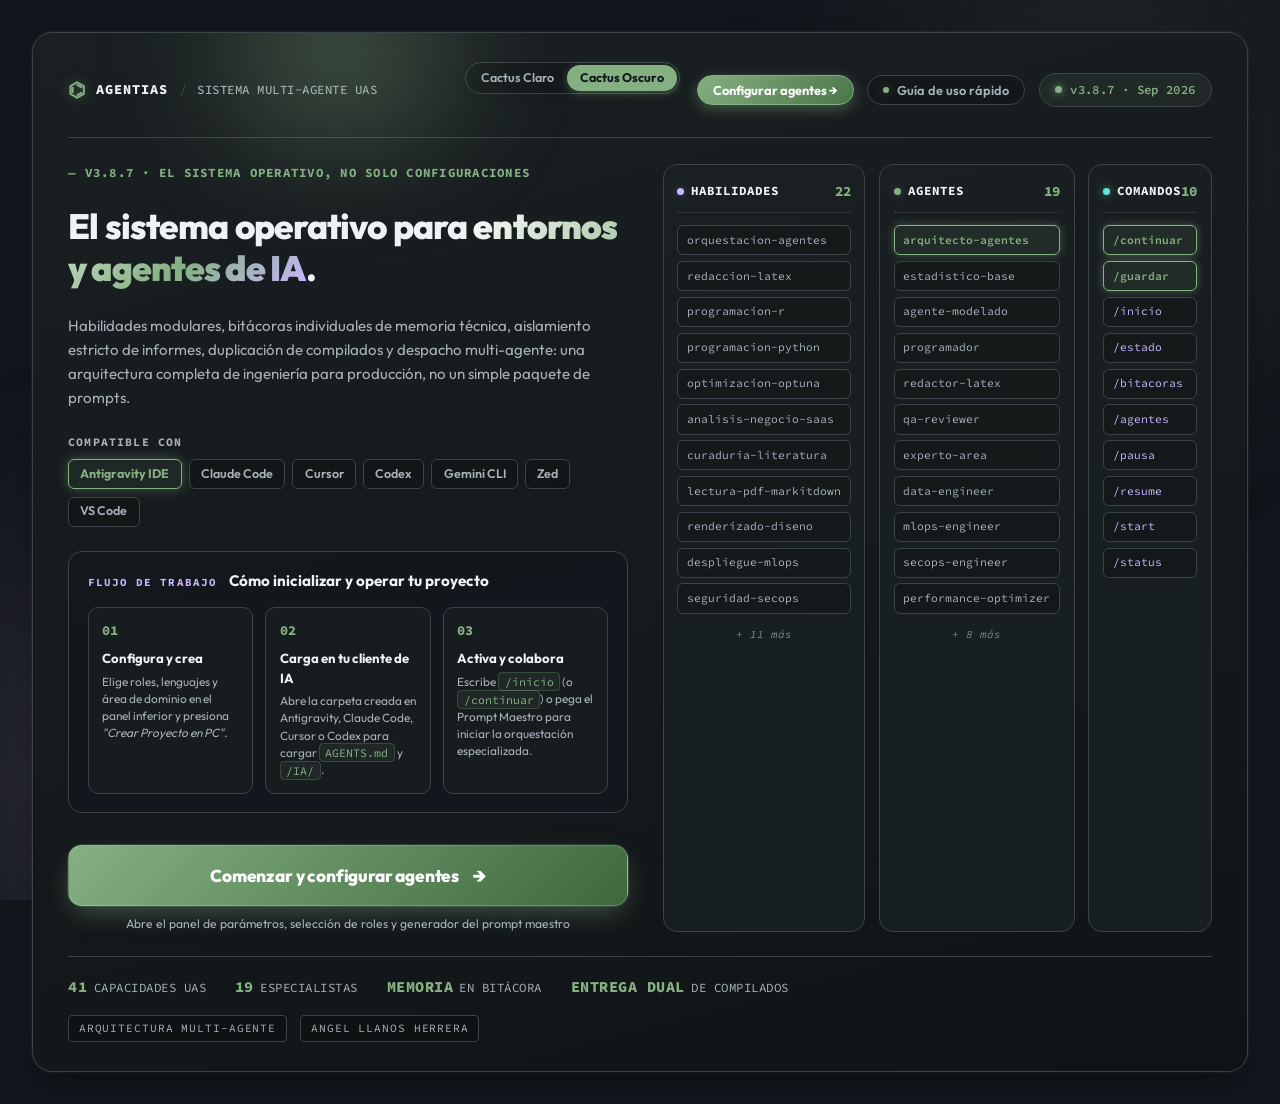
<file: Agentias_Vault/Dashboard/index.html>
<!DOCTYPE html>
<html lang="es">

<head>
    <meta charset="UTF-8">
    <meta name="viewport" content="width=device-width, initial-scale=1.0">
    <title>Configurador del Sistema de Agentes e IA</title>
    <!-- Google Fonts -->
    <link rel="preconnect" href="https://fonts.googleapis.com">
    <link rel="preconnect" href="https://fonts.gstatic.com" crossorigin>
    <link
        href="https://fonts.googleapis.com/css2?family=Outfit:wght@300;400;500;600;700&family=Source+Code+Pro:wght@400;500&display=swap"
        rel="stylesheet">
    <link rel="icon" type="image/png" href="logo.png">
    <link rel="stylesheet" href="style.css">
</head>

<body>
    <div class="background-decor">
        <div class="glow-sphere sphere-1"></div>
        <div class="glow-sphere sphere-2"></div>
    </div>

    <main class="dashboard-container">
        <!-- Vista 1: Pantalla Principal (Centro de Mando Full Screen) -->
        <div id="view-hero" class="dashboard-view active-view">
            <section class="hero-overview-panel animate-slide-up">
                <!-- Barra Superior del Panel -->
                <div class="hero-top-bar">
                    <div class="hero-brand">
                        <span class="hero-brand-symbol">⌬</span>
                        <span class="hero-brand-name">AGENTIAS</span>
                        <span class="hero-brand-sep">/</span>
                        <span class="hero-brand-sub">SISTEMA MULTI-AGENTE UAS</span>
                    </div>
                    <div class="hero-top-actions">
                        <div class="theme-selector-container hero-theme-toggle">
                            <button type="button" id="btn-theme-light-hero" class="theme-toggle-btn btn-theme-light">Cactus Claro</button>
                            <button type="button" id="btn-theme-dark-hero" class="theme-toggle-btn btn-theme-dark active">Cactus Oscuro</button>
                        </div>
                        <button type="button" id="btn-enter-configurator-top" class="hero-action-btn hero-action-btn-primary">
                            Configurar agentes &rarr;
                        </button>
                        <button type="button" id="btn-open-guide" class="hero-action-btn">
                            <span class="hero-action-dot"></span>
                            Guía de uso rápido
                        </button>
                        <div class="hero-version-badge">
                            <span class="pulsing-dot"></span>
                            v3.8.7 · Sep 2026
                        </div>
                    </div>
                </div>

            <!-- Contenido Principal Dividido -->
            <div class="hero-main-layout">
                <!-- Columna Izquierda: Manifiesto y Flujo Paso a Paso -->
                <div class="hero-manifesto-col">
                    <div class="hero-tagline">— V3.8.7 · EL SISTEMA OPERATIVO, NO SOLO CONFIGURACIONES</div>
                    <h1 class="hero-title">El sistema operativo para <span class="hero-accent">entornos y agentes de IA</span>.</h1>
                    <p class="hero-description">
                        Habilidades modulares, bitácoras individuales de memoria técnica, aislamiento estricto de informes, duplicación de compilados y despacho multi-agente: una arquitectura completa de ingeniería para producción, no un simple paquete de prompts.
                    </p>

                    <!-- Compatibilidad de Ejecución -->
                    <div class="hero-compat-section">
                        <span class="hero-compat-label">COMPATIBLE CON</span>
                        <div class="hero-compat-badges">
                            <span class="compat-badge active">Antigravity IDE</span>
                            <span class="compat-badge">Claude Code</span>
                            <span class="compat-badge">Cursor</span>
                            <span class="compat-badge">Codex</span>
                            <span class="compat-badge">Gemini CLI</span>
                            <span class="compat-badge">Zed</span>
                            <span class="compat-badge">VS Code</span>
                        </div>
                    </div>

                    <!-- Flujo Paso a Paso Integrado -->
                    <div class="hero-steps-section">
                        <div class="hero-steps-header">
                            <span class="hero-steps-tag">FLUJO DE TRABAJO</span>
                            <h3>Cómo inicializar y operar tu proyecto</h3>
                        </div>
                        <div class="hero-steps-grid">
                            <div class="hero-step-card">
                                <div class="hero-step-badge">01</div>
                                <div class="hero-step-info">
                                    <strong>Configura y crea</strong>
                                    <p>Elige roles, lenguajes y área de dominio en el panel inferior y presiona <em>"Crear Proyecto en PC"</em>.</p>
                                </div>
                            </div>
                            <div class="hero-step-card">
                                <div class="hero-step-badge">02</div>
                                <div class="hero-step-info">
                                    <strong>Carga en tu cliente de IA</strong>
                                    <p>Abre la carpeta creada en Antigravity, Claude Code, Cursor o Codex para cargar <code>AGENTS.md</code> y <code>/IA/</code>.</p>
                                </div>
                            </div>
                            <div class="hero-step-card">
                                <div class="hero-step-badge">03</div>
                                <div class="hero-step-info">
                                    <strong>Activa y colabora</strong>
                                    <p>Escribe <code>/inicio</code> (o <code>/continuar</code>) o pega el Prompt Maestro para iniciar la orquestación especializada.</p>
                                </div>
                            </div>
                        </div>
                    </div>

                    <!-- Botón de Entrada Principal al Configurador -->
                    <div class="hero-cta-container">
                        <button type="button" id="btn-enter-configurator" class="hero-cta-btn">
                            <span>Comenzar y configurar agentes</span>
                            <span class="hero-cta-arrow">&rarr;</span>
                        </button>
                        <span class="hero-cta-hint">Abre el panel de parámetros, selección de roles y generador del prompt maestro</span>
                    </div>
                </div>

                <!-- Columna Derecha: Catálogo Tecnológico (3 Columnas de la imagen) -->
                <div class="hero-catalog-col">
                    <div class="catalog-cards-grid">
                        <!-- Columna 1: Habilidades -->
                        <div class="catalog-card">
                            <div class="catalog-header">
                                <span class="catalog-indicator-dot dot-amber"></span>
                                <span class="catalog-title">HABILIDADES</span>
                                <span class="catalog-badge-count">22</span>
                            </div>
                            <div class="catalog-items-list">
                                <div class="catalog-item">orquestacion-agentes</div>
                                <div class="catalog-item">redaccion-latex</div>
                                <div class="catalog-item">programacion-r</div>
                                <div class="catalog-item">programacion-python</div>
                                <div class="catalog-item">optimizacion-optuna</div>
                                <div class="catalog-item">analisis-negocio-saas</div>
                                <div class="catalog-item">curaduria-literatura</div>
                                <div class="catalog-item">lectura-pdf-markitdown</div>
                                <div class="catalog-item">renderizado-diseno</div>
                                <div class="catalog-item">despliegue-mlops</div>
                                <div class="catalog-item">seguridad-secops</div>
                                <div class="catalog-item item-more">+ 11 más</div>
                            </div>
                        </div>

                        <!-- Columna 2: Agentes -->
                        <div class="catalog-card">
                            <div class="catalog-header">
                                <span class="catalog-indicator-dot dot-emerald"></span>
                                <span class="catalog-title">AGENTES</span>
                                <span class="catalog-badge-count">19</span>
                            </div>
                            <div class="catalog-items-list">
                                <div class="catalog-item item-highlight">arquitecto-agentes</div>
                                <div class="catalog-item">estadistico-base</div>
                                <div class="catalog-item">agente-modelado</div>
                                <div class="catalog-item">programador</div>
                                <div class="catalog-item">redactor-latex</div>
                                <div class="catalog-item">qa-reviewer</div>
                                <div class="catalog-item">experto-area</div>
                                <div class="catalog-item">data-engineer</div>
                                <div class="catalog-item">mlops-engineer</div>
                                <div class="catalog-item">secops-engineer</div>
                                <div class="catalog-item">performance-optimizer</div>
                                <div class="catalog-item item-more">+ 8 más</div>
                            </div>
                        </div>

                        <!-- Columna 3: Comandos Rápidos -->
                        <div class="catalog-card">
                            <div class="catalog-header">
                                <span class="catalog-indicator-dot dot-copper"></span>
                                <span class="catalog-title">COMANDOS</span>
                                <span class="catalog-badge-count">10</span>
                            </div>
                            <div class="catalog-items-list">
                                <div class="catalog-item item-command item-highlight">/continuar</div>
                                <div class="catalog-item item-command item-highlight">/guardar</div>
                                <div class="catalog-item item-command">/inicio</div>
                                <div class="catalog-item item-command">/estado</div>
                                <div class="catalog-item item-command">/bitacoras</div>
                                <div class="catalog-item item-command">/agentes</div>
                                <div class="catalog-item item-command">/pausa</div>
                                <div class="catalog-item item-command">/resume</div>
                                <div class="catalog-item item-command">/start</div>
                                <div class="catalog-item item-command">/status</div>
                            </div>
                        </div>
                    </div>
                </div>
            </div>

            <!-- Barra Inferior de Telemetría -->
            <div class="hero-telemetry-bar">
                <div class="telemetry-left">
                    <span class="telemetry-item"><strong>41</strong> CAPACIDADES UAS</span>
                    <span class="telemetry-item"><strong>19</strong> ESPECIALISTAS</span>
                    <span class="telemetry-item"><strong>MEMORIA</strong> EN BITÁCORA</span>
                    <span class="telemetry-item"><strong>ENTREGA DUAL</strong> DE COMPILADOS</span>
                </div>
                <div class="telemetry-right">
                    <span class="telemetry-tag">ARQUITECTURA MULTI-AGENTE</span>
                    <span class="telemetry-tag">ANGEL LLANOS HERRERA</span>
                </div>
            </div>
        </section>
    </div>
    <!-- Fin Vista 1: Pantalla Principal -->

    <!-- Vista 2: Panel de Configuración y Selección de Agentes -->
    <div id="view-configurator" class="dashboard-view" style="display: none;">
        <div class="configurator-nav-bar">
            <button type="button" id="btn-back-to-home" class="btn-back-nav">
                <span class="back-arrow">&larr;</span> Volver a la pantalla principal
            </button>
            <div class="configurator-nav-info">
                <span class="configurator-nav-badge">PASO 01</span>
                <span class="configurator-nav-title">Configuración del Entorno y Selección de Especialistas</span>
            </div>
        </div>

        <header class="dashboard-header animate-fade-in">
            <div class="theme-selector-container">
                <button type="button" id="btn-theme-light-cfg" class="theme-toggle-btn btn-theme-light">Cactus Claro</button>
                <button type="button" id="btn-theme-dark-cfg" class="theme-toggle-btn btn-theme-dark active">Cactus Oscuro</button>
            </div>
            <div class="dashboard-logo-container">
                <img src="logo.png" alt="Agentias Logo" class="dashboard-logo">
            </div>
            <h1>Configuración e Inicialización de Proyectos</h1>
            <p>Diseña tu estructura de agentes, habilidades y expertises dinámicas en un solo clic.</p>
        </header>

        <div class="grid-layout">
            <!-- Columna Izquierda: Formulario -->
            <section class="card glass-card form-section animate-slide-up">
                <h2 class="section-title">Parámetros del Proyecto</h2>
                <form id="project-form">

                    <!-- Fila 1: Nombre y Ruta -->
                    <div class="form-row">
                        <div class="form-group">
                            <label for="project-name">Nombre del Proyecto</label>
                            <input type="text" id="project-name" placeholder="Ej: Proyecto_Estadistica" required>
                        </div>
                        <div class="form-group">
                            <label for="project-path">Ruta de Destino (Absoluta)</label>
                            <div class="input-with-btn">
                                <input type="text" id="project-path" placeholder="Ej: C:\Users\Usuario\Desktop"
                                    required>
                                <button type="button" id="btn-select-path" class="btn-input-action">Buscar...</button>
                            </div>
                            <span class="input-helper-text" style="font-size: 0.75rem; color: var(--text-secondary); display: block; margin-top: 0.35rem;">
                                * Nota: Si el buscador no aparece en primer plano, revisa si quedó minimizado en tu barra de tareas.
                            </span>
                        </div>
                    </div>

                    <!-- Fila 2: Área de Expertiz Dinámica -->
                    <div class="form-group">
                        <label for="area-name">Área de Expertiz Especializada (Opcional)</label>
                        <input type="text" id="area-name"
                            placeholder="Ej: Ciberseguridad, Bioquímica, Modelos Estadísticos Aplicados">
                    </div>
                    <div class="form-group">
                        <label for="area-details">Detalles, Directrices y Manuales de Referencia del Área</label>
                        <textarea id="area-details" rows="3"
                            placeholder="Detalla aquí las reglas del área, manuales, normativas o pautas clave que deba seguir la IA para este proyecto..."></textarea>
                    </div>

                    <!-- Fila 3: Configuración de Programación -->
                    <div class="form-group">
                        <label
                            style="font-size: 0.95rem; margin-bottom: 0.5rem; font-weight: 600; color: var(--text-secondary);">Lenguajes
                            de Programación (Elige de 0 a 3)</label>
                        <div class="languages-selection-container">
                            <!-- Python -->
                            <div class="lang-selection-item">
                                <div class="checkbox-wrapper">
                                    <input type="checkbox" id="lang-python" class="lang-checkbox" value="Python">
                                    <label for="lang-python">
                                        <strong>Python</strong>
                                        <span>Habilitar lenguaje</span>
                                    </label>
                                </div>
                                <div class="lang-format-group" id="format-group-python"
                                    style="display: none; margin-top: 0.5rem;">
                                    <label for="file-format-python"
                                        style="font-size: 0.75rem; margin-bottom: 0.25rem; font-weight: 600;">Formato de
                                        Archivo</label>
                                    <select id="file-format-python" class="lang-format-select">
                                        <option value=".ipynb">Jupyter Notebook (.ipynb)</option>
                                        <option value=".py">Script Puro (.py)</option>
                                    </select>
                                </div>
                            </div>

                            <!-- R -->
                            <div class="lang-selection-item">
                                <div class="checkbox-wrapper">
                                    <input type="checkbox" id="lang-r" class="lang-checkbox" value="R">
                                    <label for="lang-r">
                                        <strong>R</strong>
                                        <span>Habilitar lenguaje</span>
                                    </label>
                                </div>
                                <div class="lang-format-group" id="format-group-r"
                                    style="display: none; margin-top: 0.5rem;">
                                    <label for="file-format-r"
                                        style="font-size: 0.75rem; margin-bottom: 0.25rem; font-weight: 600;">Formato de
                                        Archivo</label>
                                    <select id="file-format-r" class="lang-format-select">
                                        <option value=".Rmd">RMarkdown (.Rmd)</option>
                                        <option value=".R">Script Puro (.R)</option>
                                    </select>
                                </div>
                            </div>

                            <!-- Java -->
                            <div class="lang-selection-item">
                                <div class="checkbox-wrapper">
                                    <input type="checkbox" id="lang-java" class="lang-checkbox" value="Java">
                                    <label for="lang-java">
                                        <strong>Java</strong>
                                        <span>Habilitar lenguaje</span>
                                    </label>
                                </div>
                            </div>

                            <!-- SQL -->
                            <div class="lang-selection-item">
                                <div class="checkbox-wrapper">
                                    <input type="checkbox" id="lang-sql" class="lang-checkbox" value="SQL">
                                    <label for="lang-sql">
                                        <strong>SQL</strong>
                                        <span>Habilitar lenguaje</span>
                                    </label>
                                </div>
                                <div class="lang-format-group" id="format-group-sql"
                                    style="display: none; margin-top: 0.5rem;">
                                    <label for="file-format-sql"
                                        style="font-size: 0.75rem; margin-bottom: 0.25rem; font-weight: 600;">Formato de
                                        Archivo</label>
                                    <select id="file-format-sql" class="lang-format-select">
                                        <option value=".sql">Script / Consulta (.sql)</option>
                                        <option value=".sqlx">Dataform / Query (.sqlx)</option>
                                    </select>
                                </div>
                            </div>
                        </div>
                    </div>

                    <div class="form-group">
                        <label for="coding-details">Detalles Adicionales de Código</label>
                        <textarea id="coding-details" rows="2"
                            placeholder="Ej: Usar únicamente tidyverse, estructurar el código en funciones con una llamada principal main, etc."></textarea>
                    </div>


                    <!-- Lógica de Dashboard Opcional -->
                    <div class="conditional-section">
                        <div class="checkbox-wrapper simple-check">
                            <input type="checkbox" id="dashboard-active">
                            <label for="dashboard-active"><strong>Habilitar Dashboard de Visualización</strong></label>
                        </div>
                        <div id="dashboard-fields" class="conditional-fields">
                            <div class="form-row">
                                <div class="form-group">
                                    <label for="dashboard-type">Tecnología de Dashboard</label>
                                    <select id="dashboard-type">
                                        <!-- Se rellenará dinámicamente según el lenguaje -->
                                        <option value="Dash">Dash (Python)</option>
                                    </select>
                                </div>
                            </div>
                        </div>
                    </div>

                    <!-- Fila 4: Selección de Agentes por Categorías -->
                    <div class="form-group agents-selection-container">
                        <label
                            style="font-size: 1.1rem; margin-bottom: 1rem; border-bottom: 1.5px dashed var(--border-color); padding-bottom: 0.5rem; color: var(--primary-color);">Agentes
                            Habilitados por Área</label>

                        <!-- Categoría 1: Datos y Modelamiento -->
                        <div class="agent-category-group">
                            <h4 class="category-group-title">Datos y Modelamiento</h4>
                            <div class="checkbox-grid">
                                <!-- Estadístico Base -->
                                <div class="checkbox-wrapper active-locked">
                                    <input type="checkbox" id="agent-stat" checked disabled>
                                    <label for="agent-stat">
                                        <strong>Estadístico Base</strong>
                                        <span>Análisis inferencial y EDA</span>
                                    </label>
                                </div>
                                <!-- Ingeniería de Datos -->
                                <div class="checkbox-wrapper">
                                    <input type="checkbox" id="agent-data-eng">
                                    <label for="agent-data-eng">
                                        <strong>Ingeniería de Datos</strong>
                                        <span>ETL, limpieza y APIs de datos</span>
                                    </label>
                                </div>
                                <!-- Agente de Modelado -->
                                <div class="checkbox-wrapper">
                                    <input type="checkbox" id="agent-model">
                                    <label for="agent-model">
                                        <strong>Agente de Modelado</strong>
                                        <span>Modelamiento predictivo y de clasificación</span>
                                    </label>
                                </div>
                                <!-- Agente de Simulación -->
                                <div class="checkbox-wrapper">
                                    <input type="checkbox" id="agent-simulation">
                                    <label for="agent-simulation">
                                        <strong>Agente de Simulación</strong>
                                        <span>Análisis estocástico y Monte Carlo</span>
                                    </label>
                                </div>
                                <!-- Privacidad de Datos -->
                                <div class="checkbox-wrapper">
                                    <input type="checkbox" id="agent-privacy">
                                    <label for="agent-privacy">
                                        <strong>Privacidad de Datos</strong>
                                        <span>Gobernanza ética y anonimización</span>
                                    </label>
                                </div>
                            </div>
                        </div>

                        <!-- Categoría 2: Desarrollo y Calidad -->
                        <div class="agent-category-group" style="margin-top: 1.5rem;">
                            <h4 class="category-group-title">Desarrollo y Calidad</h4>
                            <div class="checkbox-grid">
                                <!-- Programador Frontend -->
                                <div class="checkbox-wrapper">
                                    <input type="checkbox" id="agent-web">
                                    <label for="agent-web">
                                        <strong>Programador Frontend</strong>
                                        <span>Interfaces web y página de ventas</span>
                                    </label>
                                </div>
                                <!-- QA y Revisor de Código -->
                                <div class="checkbox-wrapper">
                                    <input type="checkbox" id="agent-qa">
                                    <label for="agent-qa">
                                        <strong>QA y Revisor de Código</strong>
                                        <span>Validación de sintaxis, PEP8 y pruebas</span>
                                    </label>
                                </div>
                                <!-- Agente Especialista en IA -->
                                <div class="checkbox-wrapper">
                                    <input type="checkbox" id="agent-ia">
                                    <label for="agent-ia">
                                        <strong>Agente Especialista en IA</strong>
                                        <span>Deep Learning, NLP e integración de APIs</span>
                                    </label>
                                </div>
                                <!-- Agente Arquitecto de Agentes -->
                                <div class="checkbox-wrapper">
                                    <input type="checkbox" id="agent-architect">
                                    <label for="agent-architect">
                                        <strong>Arquitecto de Agentes</strong>
                                        <span>Orquestación de loops de agentes (ReAct, Plan-and-Execute)</span>
                                    </label>
                                </div>
                                <!-- Agente de Git y CI/CD -->
                                <div class="checkbox-wrapper">
                                    <input type="checkbox" id="agent-git-cicd">
                                    <label for="agent-git-cicd">
                                        <strong>Agente de Git y CI/CD</strong>
                                        <span>Control de versiones y DevOps</span>
                                    </label>
                                </div>
                                <!-- Agente de Seguridad y SecOps -->
                                <div class="checkbox-wrapper">
                                    <input type="checkbox" id="agent-secops">
                                    <label for="agent-secops">
                                        <strong>Seguridad y SecOps</strong>
                                        <span>Auditoría SAST/SCA y sanitización</span>
                                    </label>
                                </div>
                                <!-- Agente de Rendimiento y Profiling -->
                                <div class="checkbox-wrapper">
                                    <input type="checkbox" id="agent-performance">
                                    <label for="agent-performance">
                                        <strong>Optimización y Rendimiento</strong>
                                        <span>Profiling, memoria y aceleración</span>
                                    </label>
                                </div>
                                <!-- Agente de Sostenibilidad -->
                                <div class="checkbox-wrapper">
                                    <input type="checkbox" id="agent-sustainability">
                                    <label for="agent-sustainability">
                                        <strong>Agente de Sostenibilidad</strong>
                                        <span>Eficiencia de algoritmos y ODS</span>
                                    </label>
                                </div>
                            </div>
                        </div>

                        <!-- Categoría 3: Academia, Redacción y Diseño -->
                        <div class="agent-category-group" style="margin-top: 1.5rem;">
                            <h4 class="category-group-title">Academia, Redacción y Diseño</h4>
                            <div class="checkbox-grid">
                                <!-- Redactor de LaTeX -->
                                <div class="checkbox-wrapper">
                                    <input type="checkbox" id="agent-latex">
                                    <label for="agent-latex">
                                        <strong>Redactor de LaTeX</strong>
                                        <span>Informes y presentaciones en LaTeX</span>
                                    </label>
                                </div>
                                <!-- Investigador de Literatura -->
                                <div class="checkbox-wrapper">
                                    <input type="checkbox" id="agent-research">
                                    <label for="agent-research">
                                        <strong>Investigador de Literatura</strong>
                                        <span>Búsqueda, curaduría y citas de PDFs</span>
                                    </label>
                                </div>
                                <!-- Diseñador Gráfico -->
                                <div class="checkbox-wrapper">
                                    <input type="checkbox" id="agent-design">
                                    <label for="agent-design">
                                        <strong>Diseñador Gráfico</strong>
                                        <span>Identidad visual, branding y recursos</span>
                                    </label>
                                </div>
                            </div>
                        </div>
                    </div>



                    <!-- Lógica Condicional: Selección de LaTeX -->
                    <div id="latex-section" class="conditional-section">
                        <label>Plantillas LaTeX a Copiar</label>
                        <div class="checkbox-grid">
                            <div class="checkbox-wrapper simple-check">
                                <input type="checkbox" id="latex-report" checked>
                                <label for="latex-report"><strong>Plantilla de Informe / Taller</strong></label>
                            </div>
                            <div class="checkbox-wrapper simple-check">
                                <input type="checkbox" id="latex-presentation">
                                <label for="latex-presentation"><strong>Plantilla de Presentación</strong></label>
                            </div>
                        </div>
                    </div>

                    <!-- Lógica Condicional: Arquitecto de Agentes (Solo si está activo) -->
                    <div id="architect-section" class="conditional-section">
                        <h3 class="section-title"
                            style="font-size: 1.1rem; border-bottom: none; margin-bottom: 0.5rem; padding-bottom: 0;">
                            Configuración de Orquestador de Loops</h3>
                        <div class="form-row">
                            <div class="form-group">
                                <label for="architect-loop-pattern">Patrón de Loop Activo</label>
                                <select id="architect-loop-pattern">
                                    <option value="Directo">Desactivado (Conversación Directa)</option>
                                    <option value="ReAct">ReAct (Pensamiento -> Acción -> Observación)</option>
                                    <option value="Plan-and-Execute">Plan-and-Execute (Planificar -> Ejecutar ->
                                        Refinar)</option>
                                    <option value="Supervisor-Evaluador">Supervisor + Evaluador (Garantía de Calidad
                                        Iterativa)</option>
                                </select>
                            </div>
                        </div>
                    </div>

                    <!-- Lógica Condicional: Modelos (Solo si el agente de modelado está activo) -->
                    <div id="modelado-section" class="conditional-section">
                        <div class="form-group">
                            <label for="modelado-models">Modelos Específicos a Utilizar</label>
                            <input type="text" id="modelado-models"
                                placeholder="Ej: XGBoost, Random Forest (separados por coma)"
                                value="XGBoost, Random Forest, LightGBM, Redes Neuronales">
                        </div>
                        <div class="form-group">
                            <label>Extensiones del Modelo</label>
                            <div class="checkbox-grid">
                                <div class="checkbox-wrapper simple-check">
                                    <input type="checkbox" id="agent-xai">
                                    <label for="agent-xai">
                                        <strong>Agente de Explicabilidad (XAI)</strong>
                                        <span>SHAP, LIME y relevancia</span>
                                    </label>
                                </div>
                                <div class="checkbox-wrapper simple-check">
                                    <input type="checkbox" id="agent-mlops">
                                    <label for="agent-mlops">
                                        <strong>Agente de MLOps</strong>
                                        <span>Empaquetado y APIs (Docker)</span>
                                    </label>
                                </div>
                            </div>
                        </div>
                    </div>

                    <!-- Lógica Condicional: Optuna (Solo si el agente de modelado está activo) -->
                    <div id="optuna-section" class="conditional-section">
                        <div class="checkbox-wrapper simple-check">
                            <input type="checkbox" id="optuna-active">
                            <label for="optuna-active"><strong>Activar Optimización con Optuna</strong></label>
                        </div>
                        <div id="optuna-fields" class="conditional-fields">
                            <div class="form-group">
                                <label for="optuna-details">Modelos Específicos y Lógica de Optimización</label>
                                <textarea id="optuna-details" rows="2"
                                    placeholder="Especifica los modelos (ej: XGBoost, Random Forest) y la métrica objetivo (ej: RMSE, accuracy, CV folds) a optimizar..."></textarea>
                            </div>
                        </div>
                    </div>





                    <!-- Fila 5: Botones de Acción -->
                    <div class="button-group">
                        <button type="button" id="btn-generate" class="btn btn-secondary">Generar Prompt</button>
                        <button type="submit" id="btn-create" class="btn btn-primary">Crear Proyecto en PC</button>
                    </div>
                </form>
            </section>

            <!-- Columna Derecha: Output y Prompt -->
            <section class="card glass-card output-section animate-slide-up-delayed">
                <h2 class="section-title">Resultado y Prompt Maestro</h2>

                <!-- Notificación del Sistema -->
                <div id="status-notification" class="notification info">
                    <p>Completa el formulario y genera el prompt o crea la carpeta de proyecto.</p>
                </div>

                <div class="prompt-box-wrapper">
                    <div class="prompt-header">
                        <span>Prompt de Activación consolidado para la IA:</span>
                        <button id="btn-copy" class="btn btn-tiny">Copiar</button>
                    </div>
                    <pre id="prompt-output"
                        class="prompt-code">El prompt maestro se visualizará aquí una vez que definas los parámetros de tu proyecto...</pre>
                </div>

                <div class="explanation-notes">
                    <h3>¿Cómo usar este prompt?</h3>
                    <p>Una vez creada la estructura de carpetas de tu nuevo proyecto (mediante el botón *"Crear
                        Proyecto"*), copia este prompt maestro y envíaselo a la IA para iniciar la conversación. La IA
                        asumirá inmediatamente todos los roles, habilidades y conocimientos de expertiz almacenados en
                        tu carpeta `/IA/` de forma nativa.</p>
                </div>
            </section>
        </div>

        <footer class="dashboard-footer animate-fade-in">
            <p>Plantillas y Agentes de IA administradas por <strong>Angel Llanos Herrera</strong></p>
            <div class="dashboard-footer-links">
                <a href="https://www.linkedin.com/in/angel-llanos/" target="_blank">LinkedIn</a>
                <a href="mailto:angel.llanos.herrera@gmail.com">Email</a>
                <a href="https://github.com/AngelTLH" target="_blank">GitHub</a>
            </div>
            <div class="dashboard-footer-donate">
                <p>¿Te resultó útil? Apoya el proyecto</p>
                <div class="dashboard-footer-links">
                    <a href="https://ko-fi.com/angelllanos" target="_blank" class="donate-btn donate-kofi">Ko-fi</a>
                    <a href="https://github.com/sponsors/AngelTLH" target="_blank" class="donate-btn donate-github">GitHub Sponsors</a>
                </div>
            </div>
        </footer>
    </div>
    <!-- Fin Vista 2: Panel de Configuración -->
    </main>

    <!-- Modal de Bienvenida con Guía de 3 Pasos -->
    <div id="welcome-modal" class="modal-overlay">
        <div class="modal-container">
            <h2 class="modal-title">¿Cómo usar Agentias?</h2>
            <div class="modal-steps">
                <div class="modal-step">
                    <div class="modal-step-number">1</div>
                    <div class="modal-step-text">
                        <strong>Elige y configura tus agentes</strong>
                        <span>Selecciona los roles de IA y lenguajes en este panel, y haz clic en <em>"Crear Proyecto"</em> para estructurar el entorno en tu disco local.</span>
                    </div>
                </div>
                <div class="modal-step">
                    <div class="modal-step-number">2</div>
                    <div class="modal-step-text">
                        <strong>Carga el proyecto en tu cliente de IA</strong>
                        <span>Ingresa a Claude, Antigravity o Codex y abre o arrastra la carpeta del proyecto recién creado para que lea el sistema de agentes.</span>
                    </div>
                </div>
                <div class="modal-step">
                    <div class="modal-step-number">3</div>
                    <div class="modal-step-text">
                        <strong>Copia, pega el prompt y comienza</strong>
                        <span>Copia el <em>Prompt Maestro</em> generado en la caja lateral, pégalo en la IA para inicializar el sistema de agentes y comienza a usar.</span>
                    </div>
                </div>
            </div>
            <div class="modal-footer">
                <button id="btn-close-modal" class="modal-btn">¡Entendido, comencemos!</button>
            </div>
        </div>
    </div>

    <script src="app.js"></script>
</body>

</html>
</file>
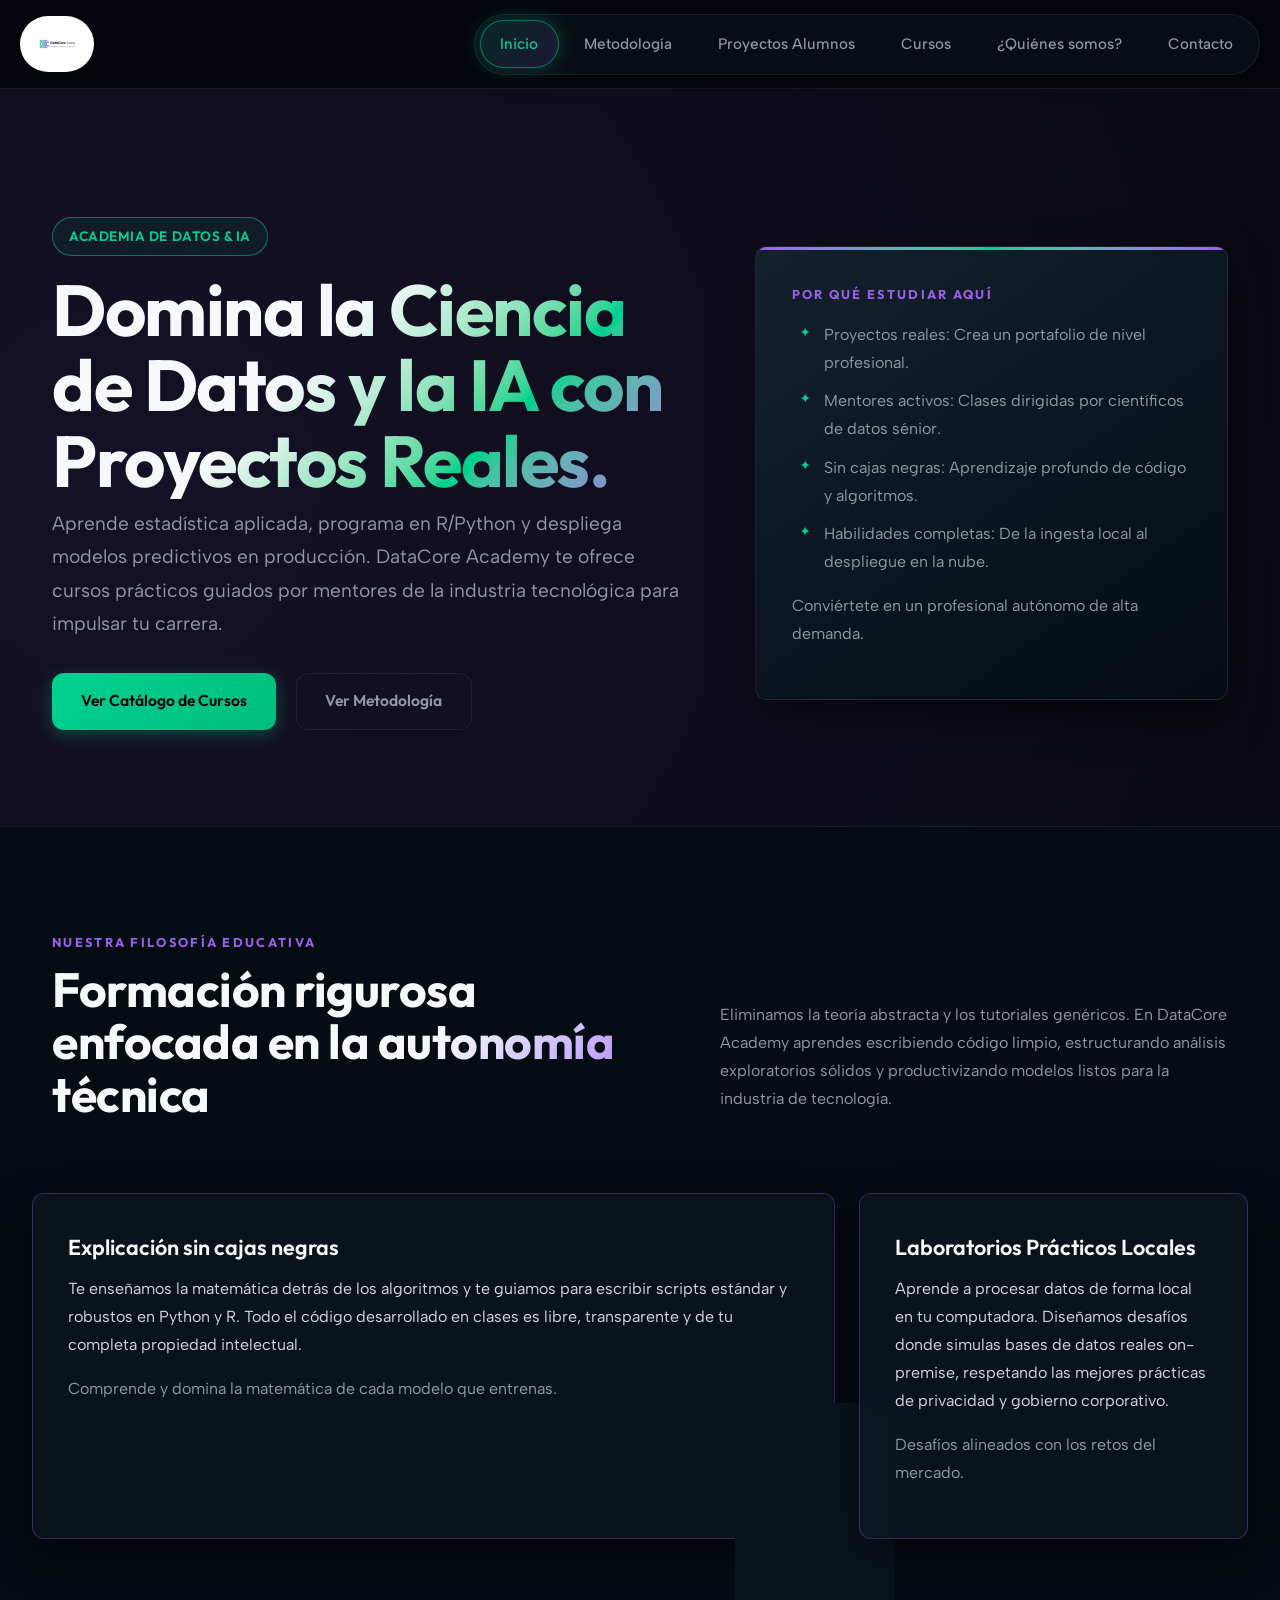
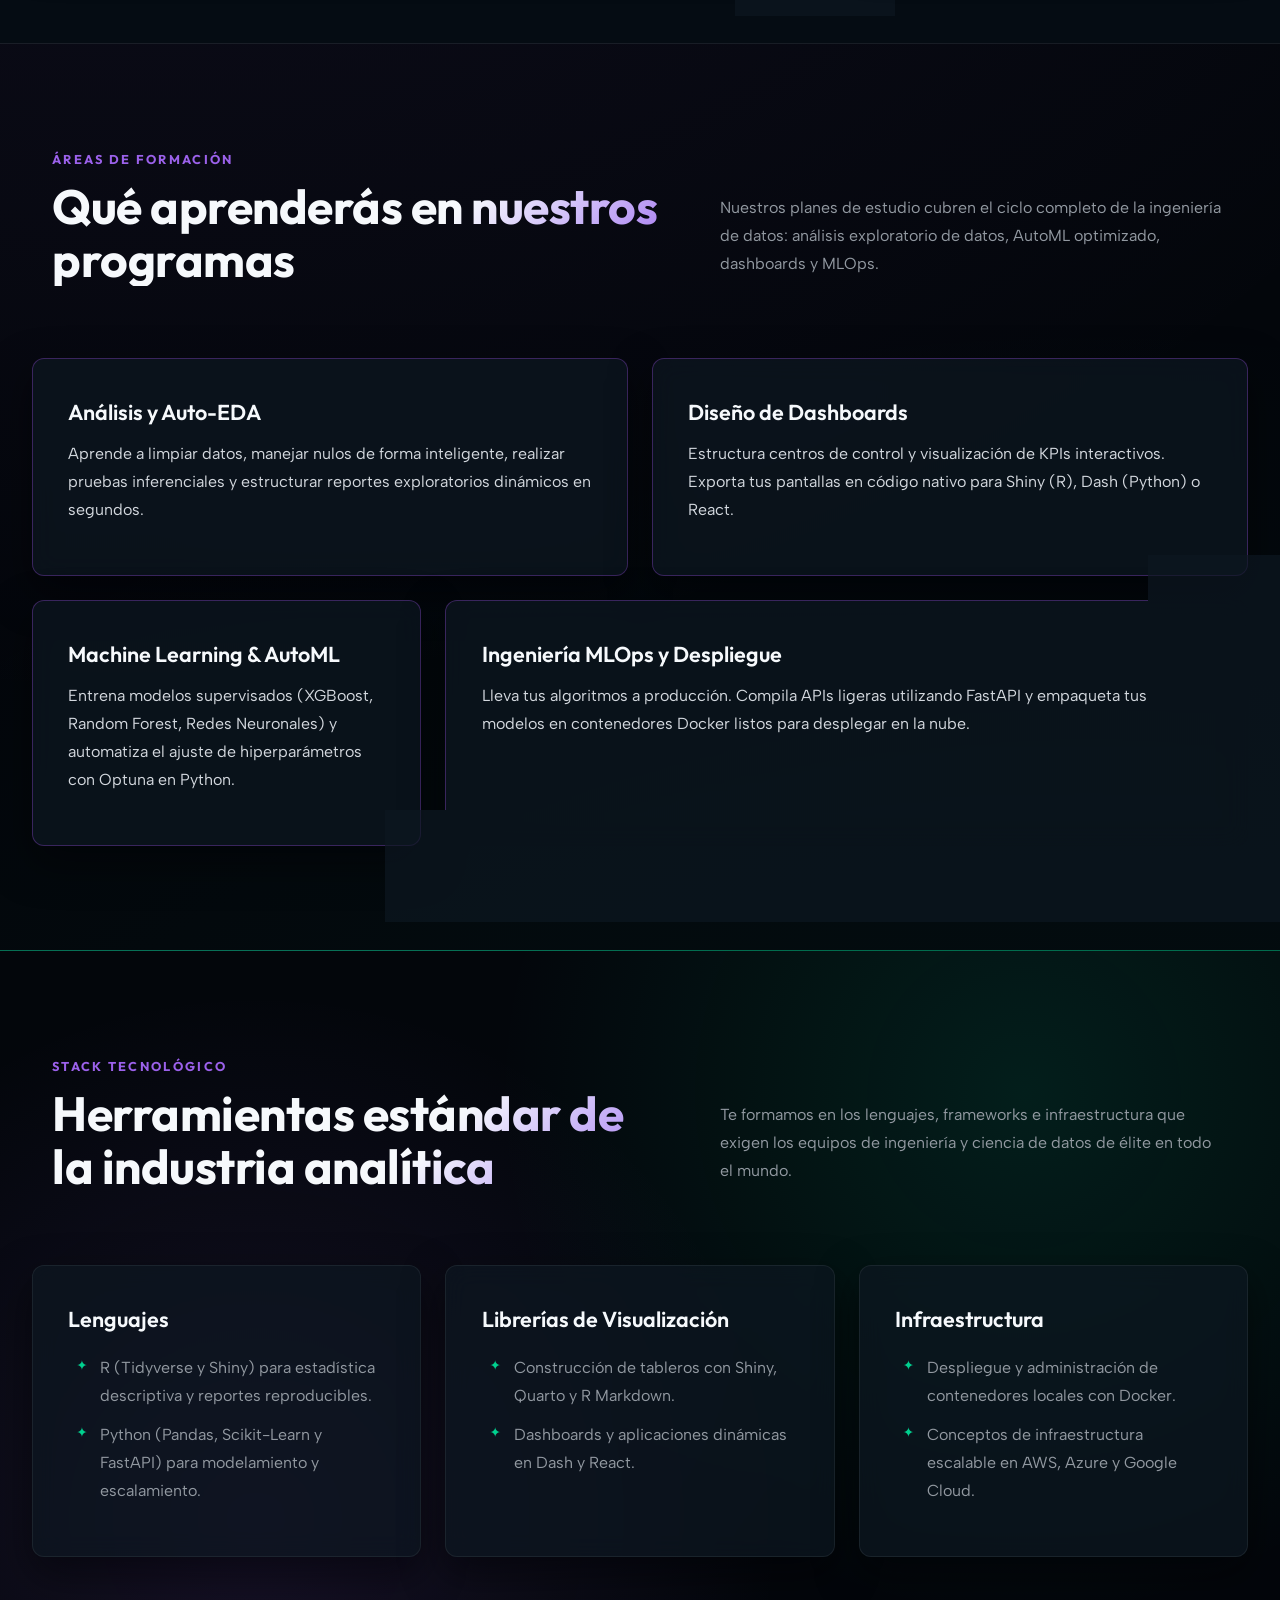
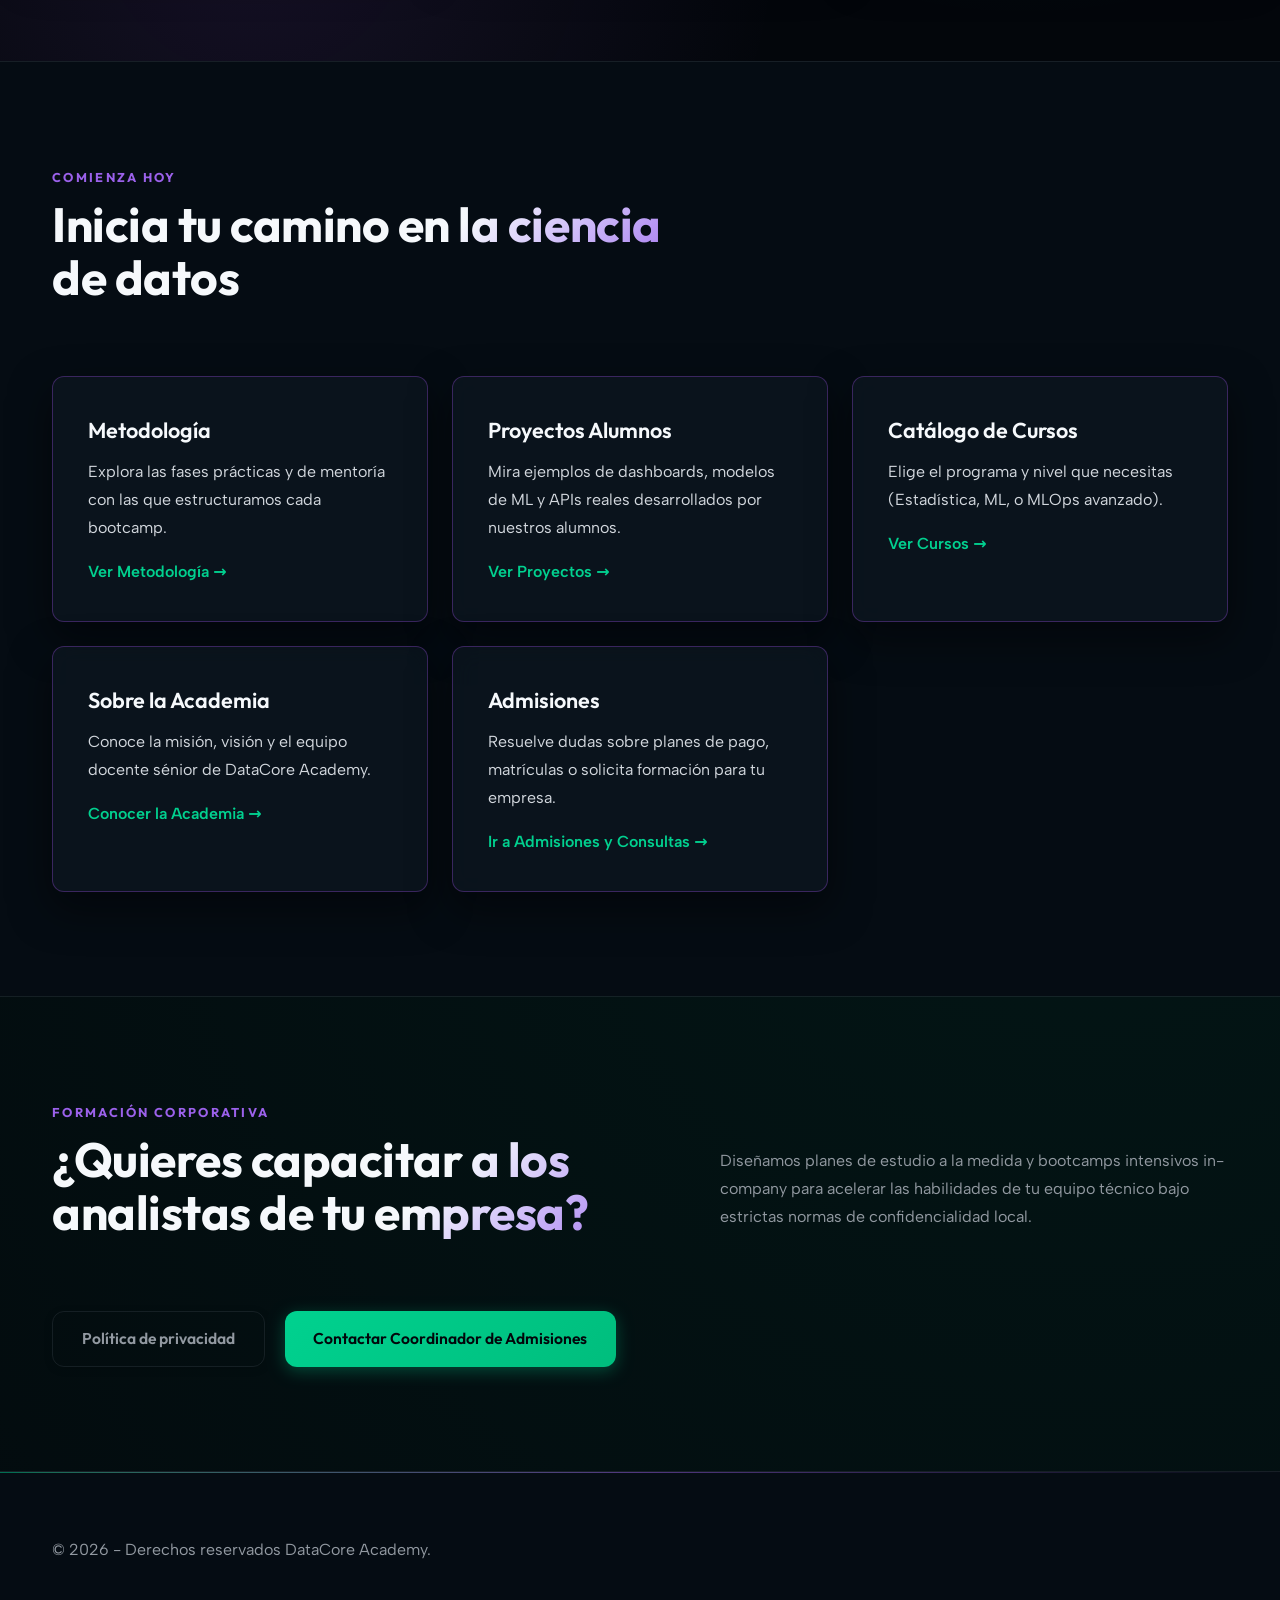
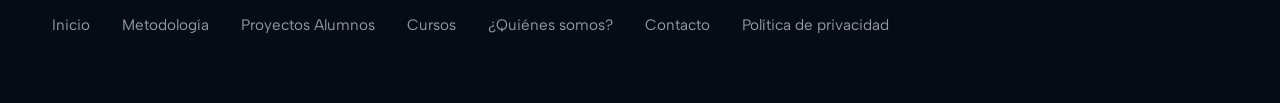
<file: Agentias_Vault/Pagina_Web/pagina-ventas/index.html>
﻿<!doctype html>
<html lang="es">
  <head>
    <!-- Google Tag Manager -->
    <!-- prettier-ignore -->
    <script>(function(w,d,s,l,i){w[l]=w[l]||[];w[l].push({'gtm.start':
    new Date().getTime(),event:'gtm.js'});var f=d.getElementsByTagName(s)[0],
    j=d.createElement(s),dl=l!='dataLayer'?'&l='+l:'';j.async=true;j.src=
    'https://www.googletagmanager.com/gtm.js?id='+i+dl;f.parentNode.insertBefore(j,f);
    })(window,document,'script','dataLayer','GTM-XXXXXXX');</script>
    <!-- End Google Tag Manager -->
    <meta charset="UTF-8" />
    <meta name="viewport" content="width=device-width, initial-scale=1.0" />
    <title>DataCore Academy - Cursos de Ciencia de Datos, Machine Learning e IA</title>
    <link rel="preconnect" href="https://fonts.googleapis.com" />
    <link rel="preconnect" href="https://fonts.gstatic.com" crossorigin />
    <link
      href="https://fonts.googleapis.com/css2?family=Albert+Sans:wght@300;400;500;600;700&family=Outfit:wght@300;400;500;600;700;800&display=swap"
      rel="stylesheet"
    />
    <link rel="icon" type="image/png" href="logos/logo_ventas.png" />
    <link rel="stylesheet" href="assets/css/styles.css" />
  </head>
  <body>
    <!-- Google Tag Manager (noscript) -->
    <!-- prettier-ignore -->
    <noscript><iframe src="https://www.googletagmanager.com/ns.html?id=GTM-XXXXXXX"
    height="0" width="0" style="display:none;visibility:hidden"></iframe></noscript>
    <!-- End Google Tag Manager (noscript) -->
    <header class="topbar">
      <div class="container topbar__content">
        <div class="brand">
          <span class="brand__logo" aria-hidden="true">
            <img
              src="logos/logo_ventas_slogan.png"
              alt=""
              width="282"
              height="100"
            />
          </span>
        </div>
        <nav class="nav" aria-label="Navegación principal">
          <button
            class="nav__toggle"
            aria-expanded="false"
            aria-controls="menu"
          >
            <span class="sr-only">Abrir menú</span>
            ☰
          </button>
          <div class="nav__wrap">
            <ul id="menu" class="nav__list">
              <li>
                <a class="nav__link is-active" href="#introduccion">Inicio</a>
              </li>
              <li class="nav__item nav__item--has-submenu">
                <a class="nav__link" href="funciones/" aria-haspopup="true"
                  >Metodología</a
                >
                <ul class="nav__submenu" aria-label="Subsecciones de Metodología">
                  <li>
                    <a class="nav__submenu-link" href="funciones/#que-hacemos"
                      >Pilares</a
                    >
                  </li>
                  <li>
                    <a class="nav__submenu-link" href="funciones/#proceso"
                      >Ruta de Aprendizaje</a
                    >
                  </li>
                </ul>
              </li>
              <li><a class="nav__link" href="portafolio/">Proyectos Alumnos</a></li>
              <li class="nav__item nav__item--has-submenu">
                <a class="nav__link" href="productos/" aria-haspopup="true"
                  >Cursos</a
                >
                <ul class="nav__submenu" aria-label="Subsecciones de Cursos">
                  <li>
                    <a class="nav__submenu-link" href="productos/producto-1/"
                      >Estadística y R</a
                    >
                  </li>
                  <li>
                    <a class="nav__submenu-link" href="productos/producto-2/"
                      >Machine Learning</a
                    >
                  </li>
                  <li>
                    <a class="nav__submenu-link" href="productos/producto-3/"
                      >Máster en MLOps</a
                    >
                  </li>
                </ul>
              </li>
              <li>
                <a class="nav__link" href="quienes-somos/">¿Quiénes somos?</a>
              </li>
              <li><a class="nav__link" href="contacto/">Contacto</a></li>
            </ul>
          </div>
        </nav>
      </div>
    </header>

            <main>
      <section class="hero" id="introduccion">
        <div class="container hero__grid">
          <div class="hero__copy">
            <p class="badge">Academia de Datos & IA</p>
            <h1>
              Domina la Ciencia de Datos y la IA con Proyectos Reales.
            </h1>
            <p class="lead">
              Aprende estadística aplicada, programa en R/Python y despliega modelos predictivos en producción. DataCore Academy te ofrece cursos prácticos guiados por mentores de la industria tecnológica para impulsar tu carrera.
            </p>
            <div class="hero__cta">
              <a class="btn btn--primary" href="productos/">Ver Catálogo de Cursos</a>
              <a class="btn btn--ghost" href="funciones/#que-hacemos"
                >Ver Metodología</a
              >
            </div>
          </div>
          <div class="hero__card">
            <div class="card">
              <p class="eyebrow">Por qué estudiar aquí</p>
              <ul class="list">
                <li>Proyectos reales: Crea un portafolio de nivel profesional.</li>
                <li>Mentores activos: Clases dirigidas por científicos de datos sénior.</li>
                <li>Sin cajas negras: Aprendizaje profundo de código y algoritmos.</li>
                <li>Habilidades completas: De la ingesta local al despliegue en la nube.</li>
              </ul>
              <p class="muted">Conviértete en un profesional autónomo de alta demanda.</p>
            </div>
          </div>
        </div>
      </section>

      <section class="section section--muted">
        <div class="container section__header">
          <div>
            <p class="eyebrow">Nuestra filosofía educativa</p>
            <h2>Formación rigurosa enfocada en la autonomía técnica</h2>
          </div>
          <p class="muted">
            Eliminamos la teoría abstracta y los tutoriales genéricos. En DataCore Academy aprendes escribiendo código limpio, estructurando análisis exploratorios sólidos y productivizando modelos listos para la industria de tecnología.
          </p>
        </div>
        <div class="container ks-bento">
          <article class="card card--accent ks-bento-tile ks-bento-tile--span-8">
            <h3>Explicación sin cajas negras</h3>
            <p>
              Te enseñamos la matemática detrás de los algoritmos y te guiamos para escribir scripts estándar y robustos en Python y R. Todo el código desarrollado en clases es libre, transparente y de tu completa propiedad intelectual.
            </p>
            <p class="muted">
              Comprende y domina la matemática de cada modelo que entrenas.
            </p>
          </article>
          <article class="card card--accent ks-bento-tile ks-bento-tile--span-4">
            <h3>Laboratorios Prácticos Locales</h3>
            <p>
              Aprende a procesar datos de forma local en tu computadora. Diseñamos desafíos donde simulas bases de datos reales on-premise, respetando las mejores prácticas de privacidad y gobierno corporativo.
            </p>
            <p class="muted">Desafíos alineados con los retos del mercado.</p>
          </article>
        </div>
      </section>

      <section class="section">
        <div class="container section__header">
          <div>
            <p class="eyebrow">Áreas de Formación</p>
            <h2>Qué aprenderás en nuestros programas</h2>
          </div>
          <p class="muted">
            Nuestros planes de estudio cubren el ciclo completo de la ingeniería de datos: análisis exploratorio de datos, AutoML optimizado, dashboards y MLOps.
          </p>
        </div>
        <div class="container ks-bento">
          <article class="card card--accent ks-bento-tile ks-bento-tile--span-6">
            <h3>Análisis y Auto-EDA</h3>
            <p>
              Aprende a limpiar datos, manejar nulos de forma inteligente, realizar pruebas inferenciales y estructurar reportes exploratorios dinámicos en segundos.
            </p>
          </article>
          <article class="card card--accent ks-bento-tile ks-bento-tile--span-6">
            <h3>Diseño de Dashboards</h3>
            <p>
              Estructura centros de control y visualización de KPIs interactivos. Exporta tus pantallas en código nativo para Shiny (R), Dash (Python) o React.
            </p>
          </article>
          <article class="card card--accent ks-bento-tile ks-bento-tile--span-4">
            <h3>Machine Learning & AutoML</h3>
            <p>
              Entrena modelos supervisados (XGBoost, Random Forest, Redes Neuronales) y automatiza el ajuste de hiperparámetros con Optuna en Python.
            </p>
          </article>
          <article class="card card--accent ks-bento-tile ks-bento-tile--span-8">
            <h3>Ingeniería MLOps y Despliegue</h3>
            <p>
              Lleva tus algoritmos a producción. Compila APIs ligeras utilizando FastAPI y empaqueta tus modelos en contenedores Docker listos para desplegar en la nube.
            </p>
          </article>
        </div>
      </section>

      <section class="section section--accent">
        <div class="container section__header">
          <div>
            <p class="eyebrow">Stack Tecnológico</p>
            <h2>Herramientas estándar de la industria analítica</h2>
          </div>
          <p class="muted">
            Te formamos en los lenguajes, frameworks e infraestructura que exigen los equipos de ingeniería y ciencia de datos de élite en todo el mundo.
          </p>
        </div>
        <div class="container ks-bento">
          <article class="card ks-bento-tile ks-bento-tile--span-4">
            <h3>Lenguajes</h3>
            <ul class="list">
              <li>R (Tidyverse y Shiny) para estadística descriptiva y reportes reproducibles.</li>
              <li>Python (Pandas, Scikit-Learn y FastAPI) para modelamiento y escalamiento.</li>
            </ul>
          </article>
          <article class="card ks-bento-tile ks-bento-tile--span-4">
            <h3>Librerías de Visualización</h3>
            <ul class="list">
              <li>Construcción de tableros con Shiny, Quarto y R Markdown.</li>
              <li>Dashboards y aplicaciones dinámicas en Dash y React.</li>
            </ul>
          </article>
          <article class="card ks-bento-tile ks-bento-tile--span-4">
            <h3>Infraestructura</h3>
            <ul class="list">
              <li>Despliegue y administración de contenedores locales con Docker.</li>
              <li>Conceptos de infraestructura escalable en AWS, Azure y Google Cloud.</li>
            </ul>
          </article>
        </div>
      </section>

      <section class="section section--muted">
        <div class="container section__header">
          <div>
            <p class="eyebrow">Comienza hoy</p>
            <h2>Inicia tu camino en la ciencia de datos</h2>
          </div>
        </div>
        <div class="container cards">
          <article class="card card--accent">
            <h3>Metodología</h3>
            <p>
              Explora las fases prácticas y de mentoría con las que estructuramos cada bootcamp.
            </p>
            <a class="link" href="funciones/">Ver Metodología →</a>
          </article>
          <article class="card card--accent">
            <h3>Proyectos Alumnos</h3>
            <p>
              Mira ejemplos de dashboards, modelos de ML y APIs reales desarrollados por nuestros alumnos.
            </p>
            <a class="link" href="portafolio/">Ver Proyectos →</a>
          </article>
          <article class="card card--accent">
            <h3>Catálogo de Cursos</h3>
            <p>Elige el programa y nivel que necesitas (Estadística, ML, o MLOps avanzado).</p>
            <a class="link" href="productos/">Ver Cursos →</a>
          </article>
          <article class="card card--accent">
            <h3>Sobre la Academia</h3>
            <p>Conoce la misión, visión y el equipo docente sénior de DataCore Academy.</p>
            <a class="link" href="quienes-somos/">Conocer la Academia →</a>
          </article>
          <article class="card card--accent">
            <h3>Admisiones</h3>
            <p>
              Resuelve dudas sobre planes de pago, matrículas o solicita formación para tu empresa.
            </p>
            <a class="link" href="contacto/">Ir a Admisiones y Consultas →</a>
          </article>
        </div>
      </section>

      <section class="section">
        <div class="container section__header">
          <div>
            <p class="eyebrow">Formación Corporativa</p>
            <h2>
              ¿Quieres capacitar a los analistas de tu empresa?
            </h2>
          </div>
          <p class="muted">
            Diseñamos planes de estudio a la medida y bootcamps intensivos in-company para acelerar las habilidades de tu equipo técnico bajo estrictas normas de confidencialidad local.
          </p>
        </div>
        <div class="container hero__cta">
          <a class="btn btn--ghost" href="politica-privacidad/"
            >Política de privacidad</a
          >
          <a class="btn btn--primary" href="contacto/"
            >Contactar Coordinador de Admisiones</a
          >
        </div>
      </section>
    </main>

    <footer class="footer">
      <div class="container footer__content">
        <p class="muted">© 2026 - Derechos reservados DataCore Academy.</p>
        <div class="footer__links">
          <a href="#introduccion">Inicio</a>
          <a href="funciones/">Metodología</a>
          <a href="portafolio/">Proyectos Alumnos</a>
          <a href="productos/">Cursos</a>
          <a href="quienes-somos/">¿Quiénes somos?</a>
          <a href="contacto/">Contacto</a>
          <a href="politica-privacidad/">Política de privacidad</a>
        </div>
      </div>
    </footer>

    <script src="assets/js/main.js"></script>
  </body>
</html>
</file>
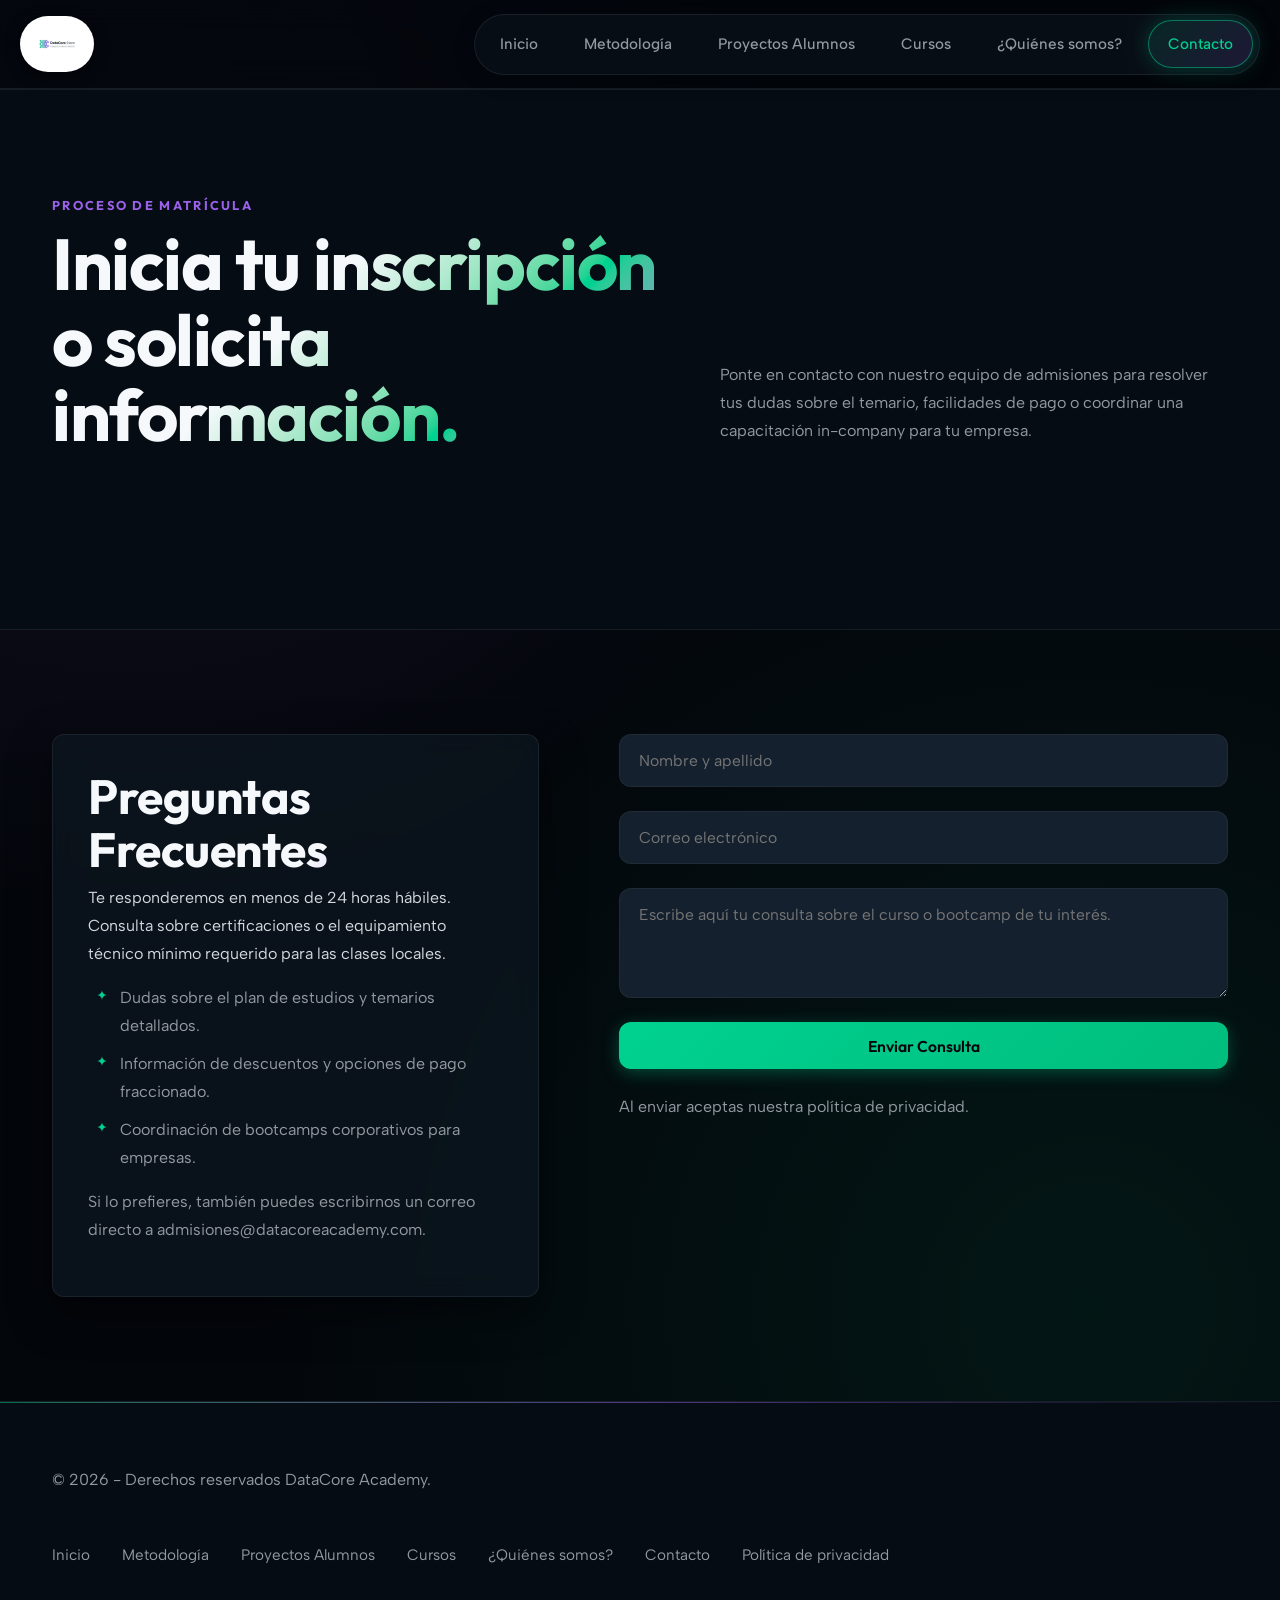
<file: Agentias_Vault/Pagina_Web/pagina-ventas/contacto/index.html>
﻿<!doctype html>
<html lang="es">
  <head>
    <!-- Google Tag Manager -->
    <!-- prettier-ignore -->
    <script>(function(w,d,s,l,i){w[l]=w[l]||[];w[l].push({'gtm.start':
    new Date().getTime(),event:'gtm.js'});var f=d.getElementsByTagName(s)[0],
    j=d.createElement(s),dl=l!='dataLayer'?'&l='+l:'';j.async=true;j.src=
    'https://www.googletagmanager.com/gtm.js?id='+i+dl;f.parentNode.insertBefore(j,f);
    })(window,document,'script','dataLayer','GTM-XXXXXXX');</script>
    <!-- End Google Tag Manager -->
    <meta charset="UTF-8" />
    <meta name="viewport" content="width=device-width, initial-scale=1.0" />
    <title>Admisiones | DataCore Academy</title>
    <link rel="preconnect" href="https://fonts.googleapis.com" />
    <link rel="preconnect" href="https://fonts.gstatic.com" crossorigin />
    <link
      href="https://fonts.googleapis.com/css2?family=Albert+Sans:wght@300;400;500;600;700&family=Outfit:wght@300;400;500;600;700;800&display=swap"
      rel="stylesheet"
    />
    <link rel="icon" type="image/png" href="../logos/logo_ventas.png" />
    <link rel="stylesheet" href="../assets/css/styles.css" />
  </head>
  <body>
    <!-- Google Tag Manager (noscript) -->
    <!-- prettier-ignore -->
    <noscript><iframe src="https://www.googletagmanager.com/ns.html?id=GTM-XXXXXXX"
    height="0" width="0" style="display:none;visibility:hidden"></iframe></noscript>
    <!-- End Google Tag Manager (noscript) -->
    <header class="topbar">
      <div class="container topbar__content">
        <div class="brand">
          <span class="brand__logo" aria-hidden="true">
            <img
              src="../logos/logo_ventas_slogan.png"
              alt=""
              width="282"
              height="100"
            />
          </span>
        </div>
        <nav class="nav" aria-label="Navegación principal">
          <button
            class="nav__toggle"
            aria-expanded="false"
            aria-controls="menu"
          >
            <span class="sr-only">Abrir menú</span>
            ☰
          </button>
          <div class="nav__wrap">
            <ul id="menu" class="nav__list">
              <li><a class="nav__link" href="../">Inicio</a></li>
              <li class="nav__item nav__item--has-submenu">
                <a class="nav__link" href="../funciones/" aria-haspopup="true"
                  >Metodología</a
                >
                <ul class="nav__submenu" aria-label="Subsecciones de Metodología">
                  <li>
                    <a
                      class="nav__submenu-link"
                      href="../funciones/#que-hacemos"
                      >Pilares</a
                    >
                  </li>
                  <li>
                    <a class="nav__submenu-link" href="../funciones/#proceso"
                      >Ruta de Aprendizaje</a
                    >
                  </li>
                </ul>
              </li>
              <li><a class="nav__link" href="../portafolio/">Proyectos Alumnos</a></li>
              <li class="nav__item nav__item--has-submenu">
                <a class="nav__link" href="../productos/" aria-haspopup="true"
                  >Cursos</a
                >
                <ul class="nav__submenu" aria-label="Subsecciones de Cursos">
                  <li>
                    <a class="nav__submenu-link" href="../productos/producto-1/"
                      >Estadística y R</a
                    >
                  </li>
                  <li>
                    <a class="nav__submenu-link" href="../productos/producto-2/"
                      >Machine Learning</a
                    >
                  </li>
                  <li>
                    <a class="nav__submenu-link" href="../productos/producto-3/"
                      >Máster en MLOps</a
                    >
                  </li>
                </ul>
              </li>
              <li>
                <a class="nav__link" href="../quienes-somos/"
                  >¿Quiénes somos?</a
                >
              </li>
              <li><a class="nav__link is-active" href="./">Contacto</a></li>
            </ul>
          </div>
        </nav>
      </div>
    </header>

            <main>
      <section class="section page-header section--muted">
        <div class="container section__header">
          <div>
            <p class="eyebrow">Proceso de Matrícula</p>
            <h1>Inicia tu inscripción o solicita información.</h1>
          </div>
          <p class="muted">
            Ponte en contacto con nuestro equipo de admisiones para resolver tus dudas sobre el temario, facilidades de pago o coordinar una capacitación in-company para tu empresa.
          </p>
        </div>
      </section>

      <section class="section">
        <div class="container contact">
          <div class="card">
            <h2>Preguntas Frecuentes</h2>
            <p>
              Te responderemos en menos de 24 horas hábiles. Consulta sobre certificaciones o el equipamiento técnico mínimo requerido para las clases locales.
            </p>
            <ul class="list">
              <li>Dudas sobre el plan de estudios y temarios detallados.</li>
              <li>Información de descuentos y opciones de pago fraccionado.</li>
              <li>Coordinación de bootcamps corporativos para empresas.</li>
            </ul>
            <p class="muted">
              Si lo prefieres, también puedes escribirnos un correo directo a
              admisiones@datacoreacademy.com.
            </p>
          </div>
          <form
            class="form"
            action="https://formspree.io/f/tu-id-de-formulario"
            method="post"
            data-secure-form
            data-endpoint="https://formspree.io/f/tu-id-de-formulario"
          >
            <label class="sr-only" for="nombre">Nombre</label>
            <input
              id="nombre"
              name="nombre"
              type="text"
              placeholder="Nombre y apellido"
              required
            />

            <label class="sr-only" for="correo">Correo</label>
            <input
              id="correo"
              name="correo"
              type="email"
              placeholder="Correo electrónico"
              required
            />

            <label class="sr-only" for="mensaje">Mensaje</label>
            <textarea
              id="mensaje"
              name="mensaje"
              rows="4"
              placeholder="Escribe aquí tu consulta sobre el curso o bootcamp de tu interés."
              required
            ></textarea>

            <button class="btn btn--primary" type="submit">
              Enviar Consulta
            </button>
            <p class="muted">
              Al enviar aceptas nuestra
              <a href="../politica-privacidad/">política de privacidad</a>.
            </p>
          </form>
        </div>
      </section>
    </main>

    <footer class="footer">
      <div class="container footer__content">
        <p class="muted">© 2026 - Derechos reservados DataCore Academy.</p>
        <div class="footer__links">
          <a href="../">Inicio</a>
          <a href="../funciones/">Metodología</a>
          <a href="../portafolio/">Proyectos Alumnos</a>
          <a href="../productos/">Cursos</a>
          <a href="../quienes-somos/">¿Quiénes somos?</a>
          <a href="./">Contacto</a>
          <a href="../politica-privacidad/">Política de privacidad</a>
        </div>
      </div>
    </footer>

    <script src="../assets/js/main.js"></script>
  </body>
</html>
</file>
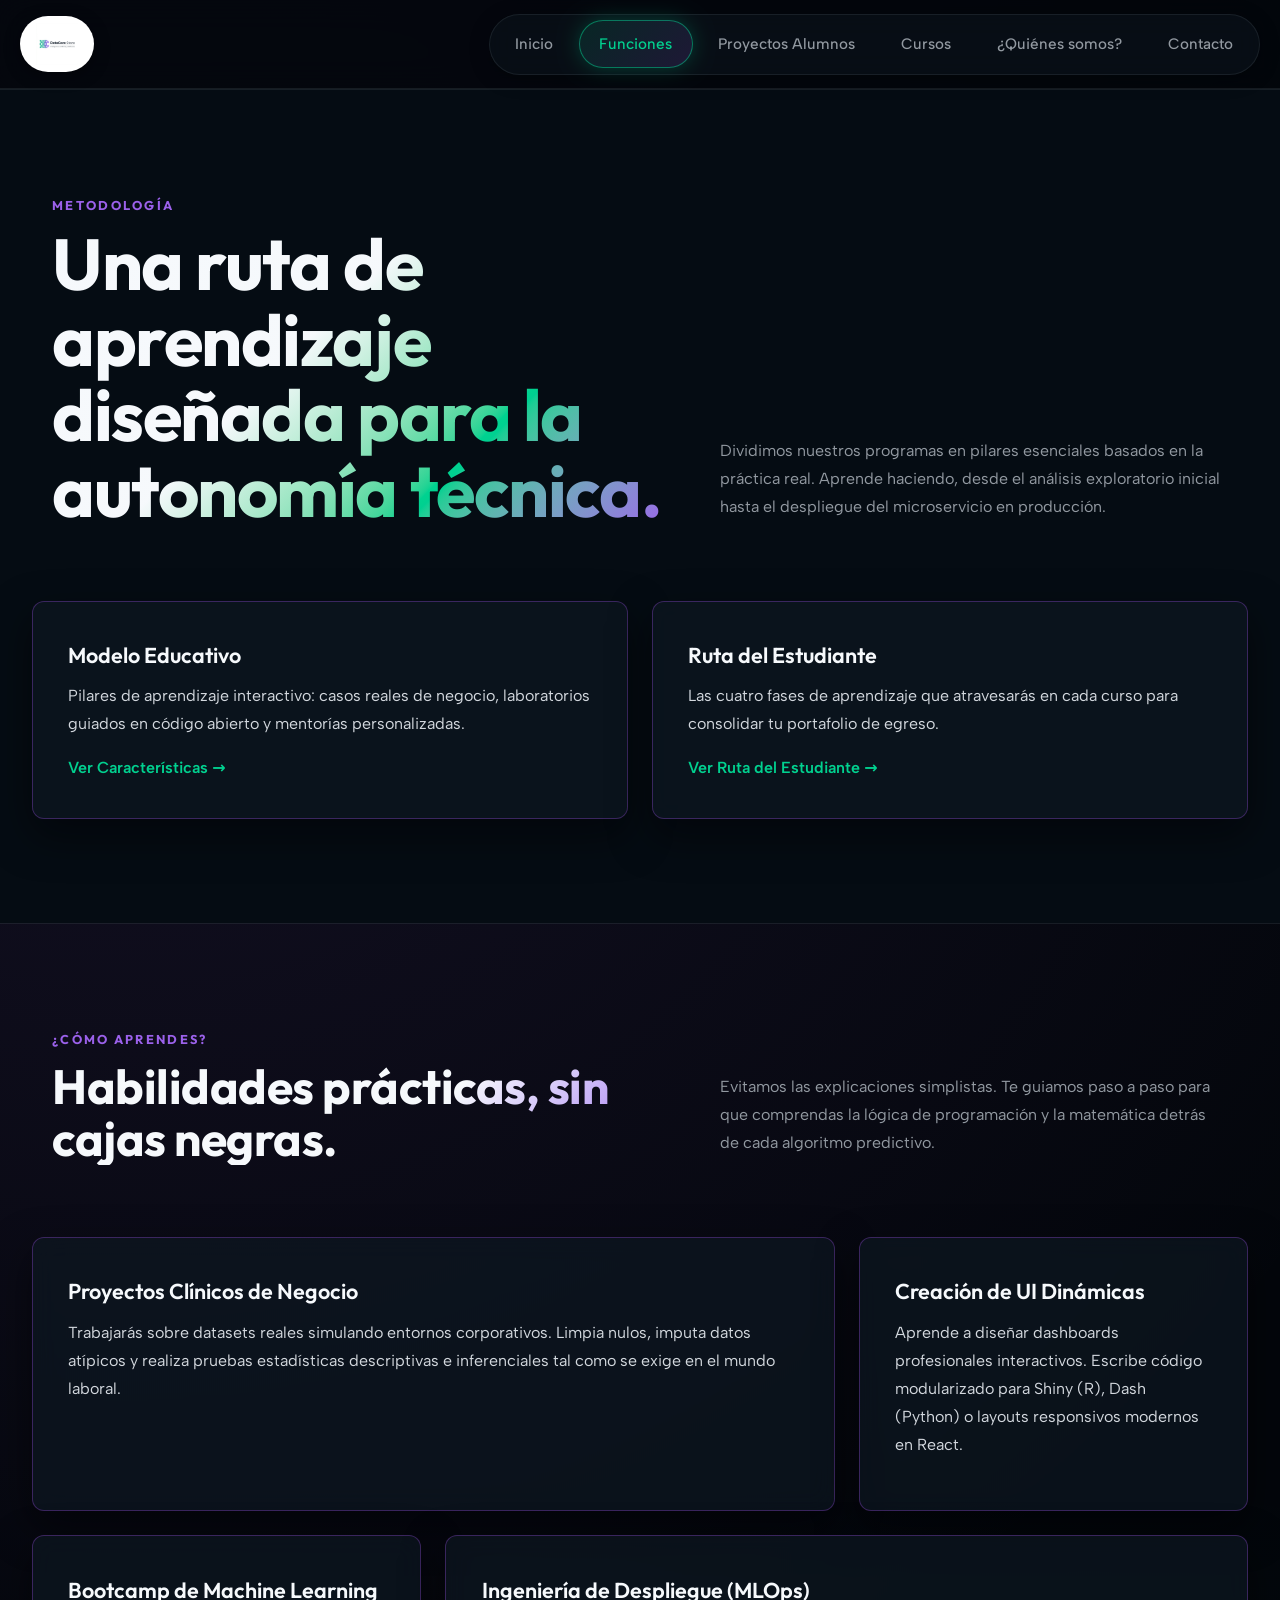
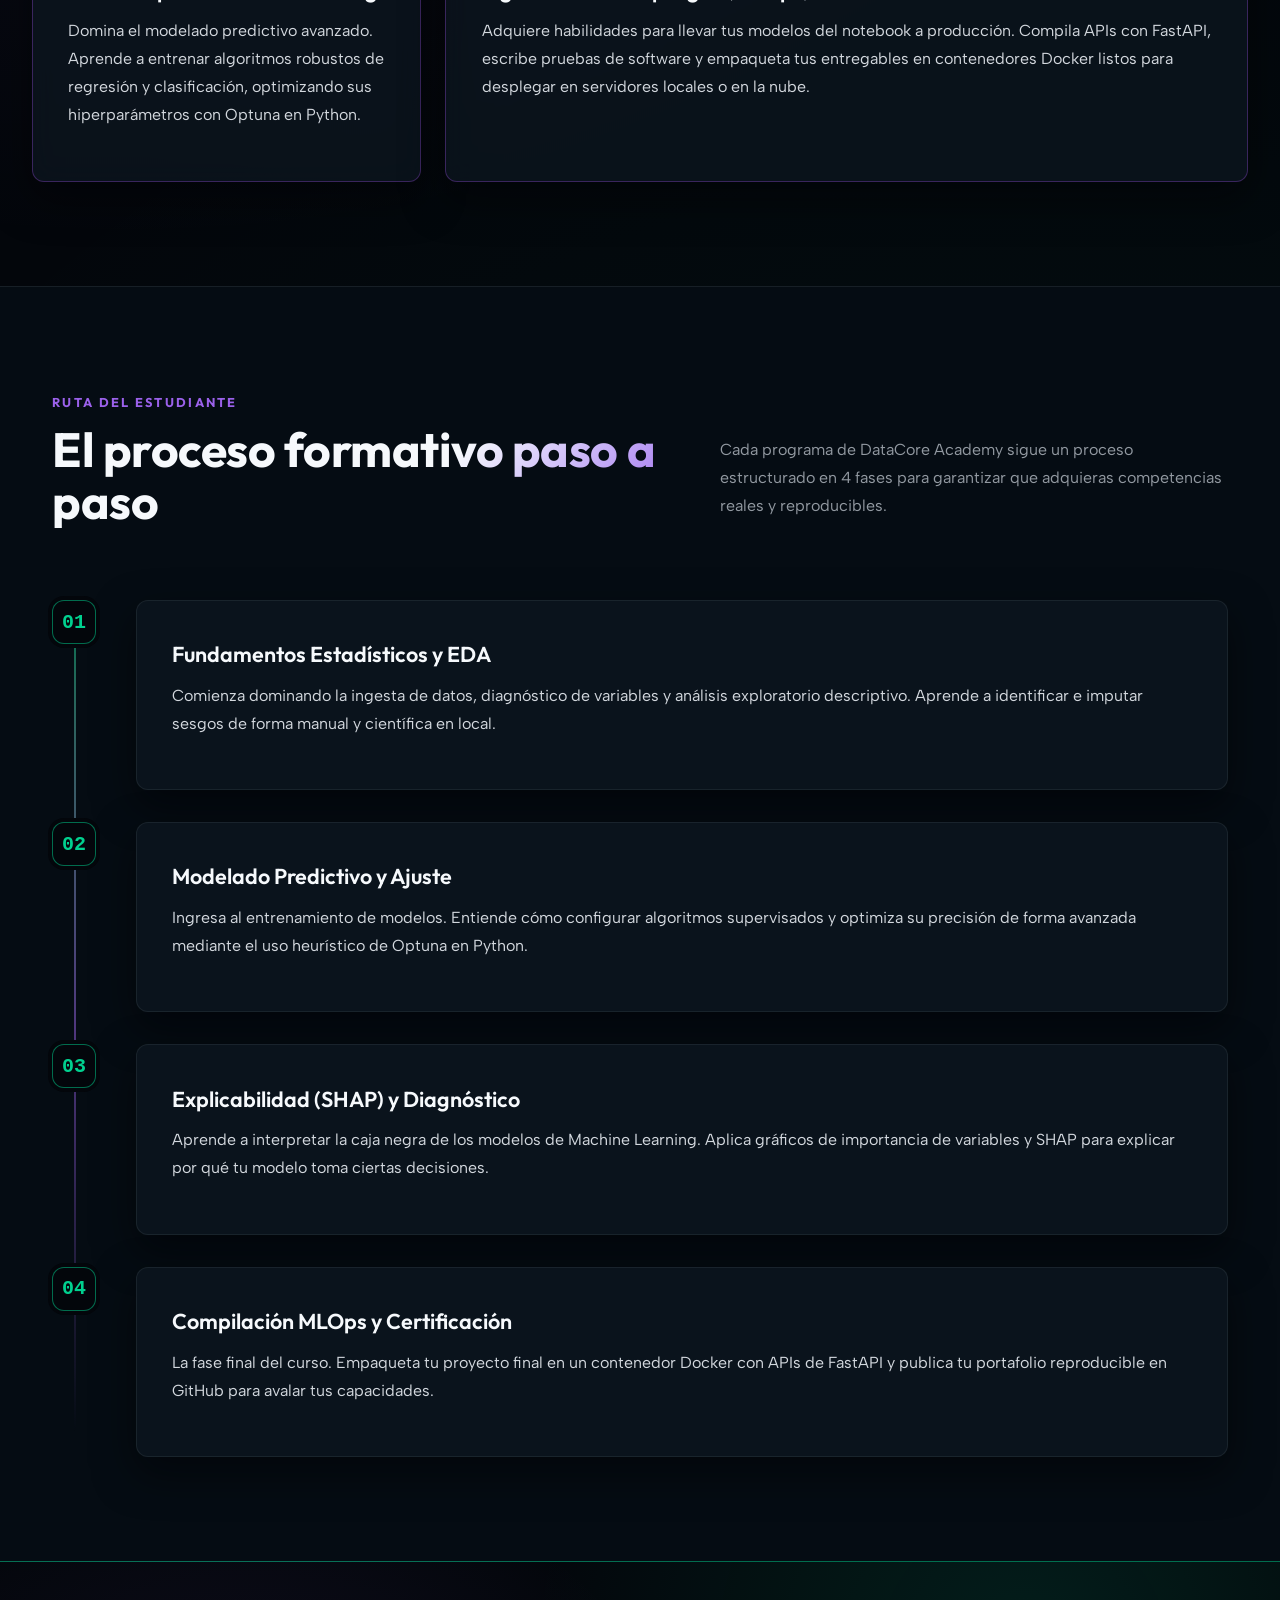
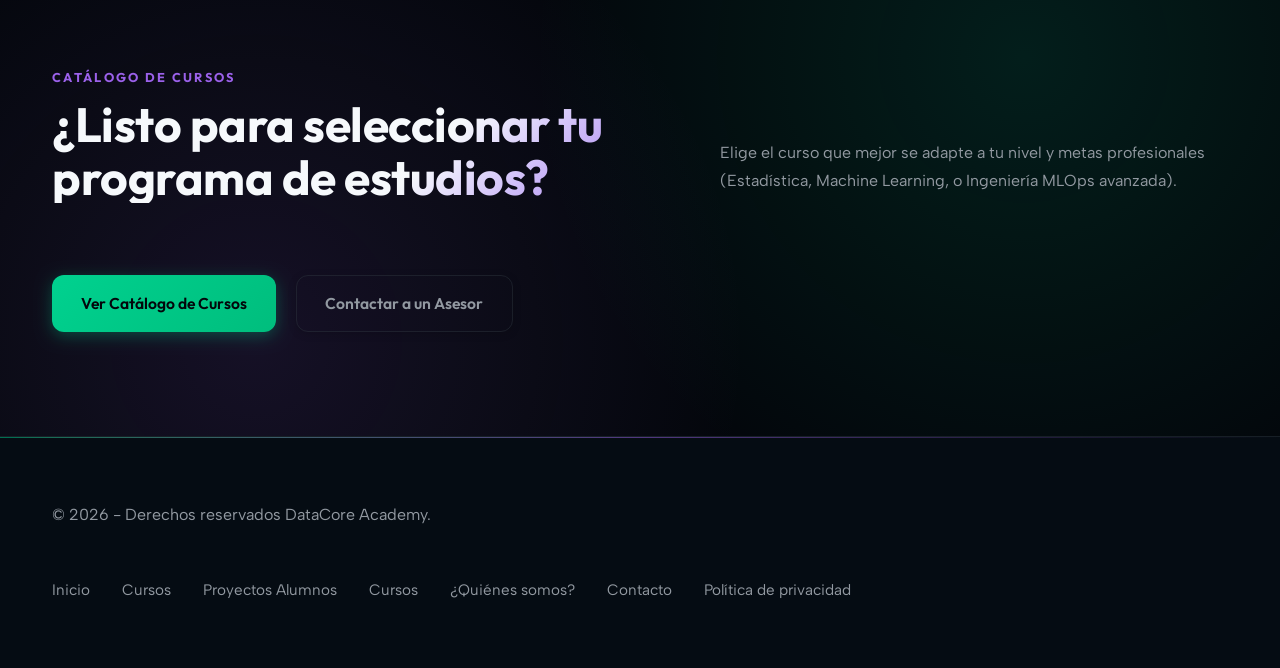
<file: Agentias_Vault/Pagina_Web/pagina-ventas/funciones/index.html>
<!doctype html>
<html lang="es">
  <head>
    <!-- Google Tag Manager -->
    <!-- prettier-ignore -->
    <script>(function(w,d,s,l,i){w[l]=w[l]||[];w[l].push({'gtm.start':
    new Date().getTime(),event:'gtm.js'});var f=d.getElementsByTagName(s)[0],
    j=d.createElement(s),dl=l!='dataLayer'?'&l='+l:'';j.async=true;j.src=
    'https://www.googletagmanager.com/gtm.js?id='+i+dl;f.parentNode.insertBefore(j,f);
    })(window,document,'script','dataLayer','GTM-XXXXXXX');</script>
    <!-- End Google Tag Manager -->
    <meta charset="UTF-8" />
    <meta name="viewport" content="width=device-width, initial-scale=1.0" />
    <title>Metodología | DataCore Academy</title>
    <link rel="preconnect" href="https://fonts.googleapis.com" />
    <link rel="preconnect" href="https://fonts.gstatic.com" crossorigin />
    <link
      href="https://fonts.googleapis.com/css2?family=Albert+Sans:wght@300;400;500;600;700&family=Outfit:wght@300;400;500;600;700;800&display=swap"
      rel="stylesheet"
    />
    <link rel="icon" type="image/png" href="../logos/logo_ventas.png" />
    <link rel="stylesheet" href="../assets/css/styles.css" />
  </head>
  <body>
    <!-- Google Tag Manager (noscript) -->
    <!-- prettier-ignore -->
    <noscript><iframe src="https://www.googletagmanager.com/ns.html?id=GTM-XXXXXXX"
    height="0" width="0" style="display:none;visibility:hidden"></iframe></noscript>
    <!-- End Google Tag Manager (noscript) -->
    <header class="topbar">
      <div class="container topbar__content">
        <div class="brand">
          <span class="brand__logo" aria-hidden="true">
            <img
              src="../logos/logo_ventas_slogan.png"
              alt=""
              width="282"
              height="100"
            />
          </span>
        </div>
        <nav class="nav" aria-label="Navegación principal">
          <button
            class="nav__toggle"
            aria-expanded="false"
            aria-controls="menu"
          >
            <span class="sr-only">Abrir menú</span>
            ☰
          </button>
          <div class="nav__wrap">
            <ul id="menu" class="nav__list">
              <li><a class="nav__link" href="../">Inicio</a></li>
              <li class="nav__item nav__item--has-submenu">
                <a class="nav__link is-active" href="./" aria-haspopup="true"
                  >Funciones</a
                >
                <ul class="nav__submenu" aria-label="Subsecciones de Metodología">
                  <li>
                    <a class="nav__submenu-link" href="#que-hacemos"
                      >¿Qué hacemos?</a
                    >
                  </li>
                  <li>
                    <a class="nav__submenu-link" href="#proceso">Ruta de Aprendizaje</a>
                  </li>
                </ul>
              </li>
              <li><a class="nav__link" href="../portafolio/">Proyectos Alumnos</a></li>
              <li class="nav__item nav__item--has-submenu">
                <a class="nav__link" href="../productos/" aria-haspopup="true"
                  >Cursos</a
                >
                <ul class="nav__submenu" aria-label="Subsecciones de Cursos">
                  <li>
                    <a class="nav__submenu-link" href="../productos/producto-1/"
                      >Estadística y R</a
                    >
                  </li>
                  <li>
                    <a class="nav__submenu-link" href="../productos/producto-2/"
                      >Machine Learning</a
                    >
                  </li>
                  <li>
                    <a class="nav__submenu-link" href="../productos/producto-3/"
                      >Máster en MLOps</a
                    >
                  </li>
                </ul>
              </li>
              <li>
                <a class="nav__link" href="../quienes-somos/"
                  >¿Quiénes somos?</a
                >
              </li>
              <li><a class="nav__link" href="../contacto/">Contacto</a></li>
            </ul>
          </div>
        </nav>
      </div>
    </header>

            <main>
      <section class="section page-header section--muted">
        <div class="container section__header">
          <div>
            <p class="eyebrow">Metodología</p>
            <h1>
              Una ruta de aprendizaje diseñada para la autonomía técnica.
            </h1>
          </div>
          <p class="muted">
            Dividimos nuestros programas en pilares esenciales basados en la práctica real. Aprende haciendo, desde el análisis exploratorio inicial hasta el despliegue del microservicio en producción.
          </p>
        </div>
        <div class="container ks-bento">
          <article class="card card--accent ks-bento-tile ks-bento-tile--span-6">
            <h3>Modelo Educativo</h3>
            <p>
              Pilares de aprendizaje interactivo: casos reales de negocio, laboratorios guiados en código abierto y mentorías personalizadas.
            </p>
            <a class="link" href="#que-hacemos">Ver Características →</a>
          </article>
          <article class="card card--accent ks-bento-tile ks-bento-tile--span-6">
            <h3>Ruta del Estudiante</h3>
            <p>
              Las cuatro fases de aprendizaje que atravesarás en cada curso para consolidar tu portafolio de egreso.
            </p>
            <a class="link" href="#proceso">Ver Ruta del Estudiante →</a>
          </article>
        </div>
      </section>

      <section class="section" id="que-hacemos">
        <div class="container section__header">
          <div>
            <p class="eyebrow">¿Cómo aprendes?</p>
            <h2>Habilidades prácticas, sin cajas negras.</h2>
          </div>
          <p class="muted">
            Evitamos las explicaciones simplistas. Te guiamos paso a paso para que comprendas la lógica de programación y la matemática detrás de cada algoritmo predictivo.
          </p>
        </div>
        <div class="container ks-bento">
          <article class="card card--accent ks-bento-tile ks-bento-tile--span-8">
            <h3>Proyectos Clínicos de Negocio</h3>
            <p>
              Trabajarás sobre datasets reales simulando entornos corporativos. Limpia nulos, imputa datos atípicos y realiza pruebas estadísticas descriptivas e inferenciales tal como se exige en el mundo laboral.
            </p>
          </article>
          <article class="card card--accent ks-bento-tile ks-bento-tile--span-4">
            <h3>Creación de UI Dinámicas</h3>
            <p>
              Aprende a diseñar dashboards profesionales interactivos. Escribe código modularizado para Shiny (R), Dash (Python) o layouts responsivos modernos en React.
            </p>
          </article>
          <article class="card card--accent ks-bento-tile ks-bento-tile--span-4">
            <h3>Bootcamp de Machine Learning</h3>
            <p>
              Domina el modelado predictivo avanzado. Aprende a entrenar algoritmos robustos de regresión y clasificación, optimizando sus hiperparámetros con Optuna en Python.
            </p>
          </article>
          <article class="card card--accent ks-bento-tile ks-bento-tile--span-8">
            <h3>Ingeniería de Despliegue (MLOps)</h3>
            <p>
              Adquiere habilidades para llevar tus modelos del notebook a producción. Compila APIs con FastAPI, escribe pruebas de software y empaqueta tus entregables en contenedores Docker listos para desplegar en servidores locales o en la nube.
            </p>
          </article>
        </div>
      </section>

      <section class="section section--muted" id="proceso">
        <div class="container section__header">
          <div>
            <p class="eyebrow">Ruta del Estudiante</p>
            <h2>El proceso formativo paso a paso</h2>
          </div>
          <p class="muted">
            Cada programa de DataCore Academy sigue un proceso estructurado en 4 fases para garantizar que adquieras competencias reales y reproducibles.
          </p>
        </div>
        <div class="container">
          <div class="timeline">
            <div class="timeline__item">
              <span class="timeline__step">01</span>
              <div>
                <h3>Fundamentos Estadísticos y EDA</h3>
                <p>
                  Comienza dominando la ingesta de datos, diagnóstico de variables y análisis exploratorio descriptivo. Aprende a identificar e imputar sesgos de forma manual y científica en local.
                </p>
              </div>
            </div>
            <div class="timeline__item">
              <span class="timeline__step">02</span>
              <div>
                <h3>Modelado Predictivo y Ajuste</h3>
                <p>
                  Ingresa al entrenamiento de modelos. Entiende cómo configurar algoritmos supervisados y optimiza su precisión de forma avanzada mediante el uso heurístico de Optuna en Python.
                </p>
              </div>
            </div>
            <div class="timeline__item">
              <span class="timeline__step">03</span>
              <div>
                <h3>Explicabilidad (SHAP) y Diagnóstico</h3>
                <p>
                  Aprende a interpretar la caja negra de los modelos de Machine Learning. Aplica gráficos de importancia de variables y SHAP para explicar por qué tu modelo toma ciertas decisiones.
                </p>
              </div>
            </div>
            <div class="timeline__item">
              <span class="timeline__step">04</span>
              <div>
                <h3>Compilación MLOps y Certificación</h3>
                <p>
                  La fase final del curso. Empaqueta tu proyecto final en un contenedor Docker con APIs de FastAPI y publica tu portafolio reproducible en GitHub para avalar tus capacidades.
                </p>
              </div>
            </div>
          </div>
        </div>
      </section>

      <section class="section section--accent">
        <div class="container section__header">
          <div>
            <p class="eyebrow">Catálogo de Cursos</p>
            <h2>¿Listo para seleccionar tu programa de estudios?</h2>
          </div>
          <p class="muted">
            Elige el curso que mejor se adapte a tu nivel y metas profesionales (Estadística, Machine Learning, o Ingeniería MLOps avanzada).
          </p>
        </div>
        <div class="container hero__cta">
          <a class="btn btn--primary" href="../productos/">Ver Catálogo de Cursos</a>
          <a class="btn btn--ghost" href="../contacto/">Contactar a un Asesor</a>
        </div>
      </section>
    </main>

    <footer class="footer">
      <div class="container footer__content">
        <p class="muted">© 2026 - Derechos reservados DataCore Academy.</p>
        <div class="footer__links">
          <a href="../">Inicio</a>
          <a href="./">Cursos</a>
          <a href="../portafolio/">Proyectos Alumnos</a>
          <a href="../productos/">Cursos</a>
          <a href="../quienes-somos/">¿Quiénes somos?</a>
          <a href="../contacto/">Contacto</a>
          <a href="../politica-privacidad/">Política de privacidad</a>
        </div>
      </div>
    </footer>

    <script src="../assets/js/main.js"></script>
  </body>
</html>
</file>
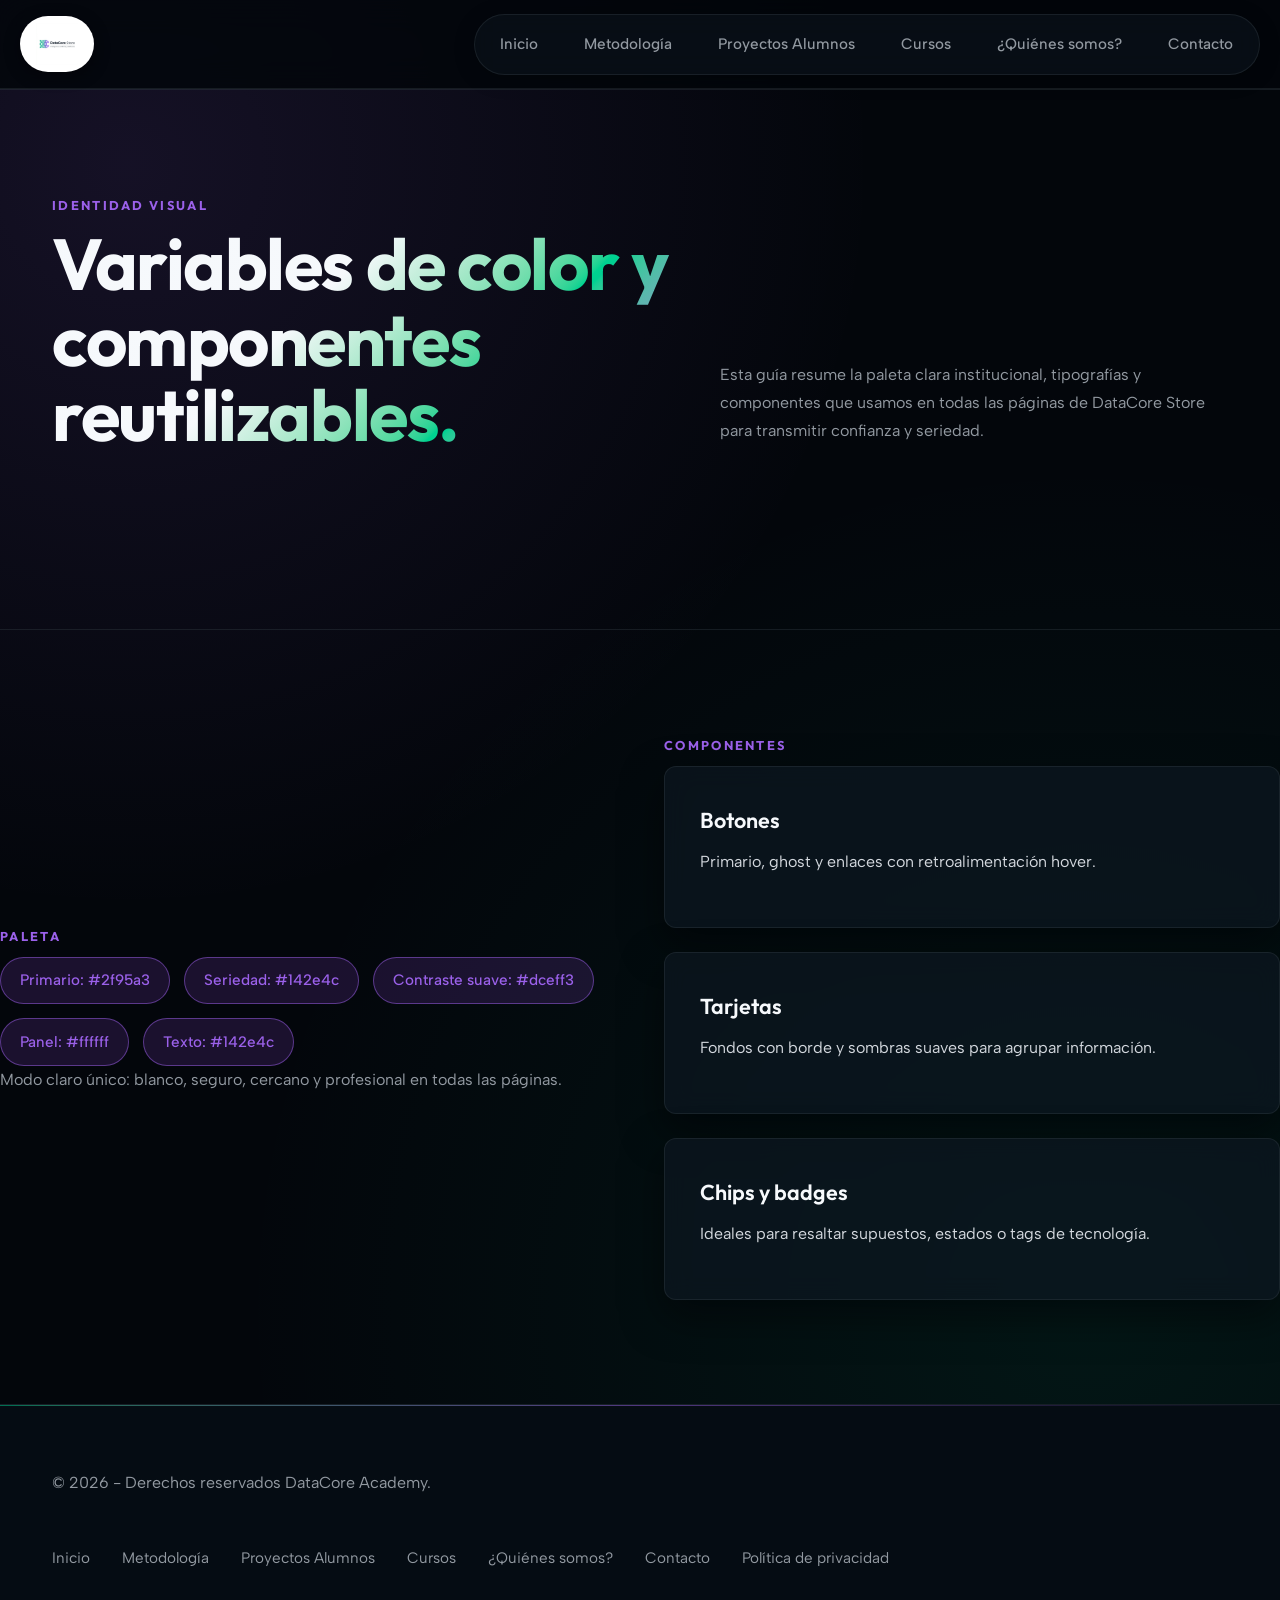
<file: Agentias_Vault/Pagina_Web/pagina-ventas/guia-estilos/index.html>
﻿<!doctype html>
<html lang="es">
  <head>
    <!-- Google Tag Manager -->
    <!-- prettier-ignore -->
    <script>(function(w,d,s,l,i){w[l]=w[l]||[];w[l].push({'gtm.start':
    new Date().getTime(),event:'gtm.js'});var f=d.getElementsByTagName(s)[0],
    j=d.createElement(s),dl=l!='dataLayer'?'&l='+l:'';j.async=true;j.src=
    'https://www.googletagmanager.com/gtm.js?id='+i+dl;f.parentNode.insertBefore(j,f);
    })(window,document,'script','dataLayer','GTM-XXXXXXX');</script>
    <!-- End Google Tag Manager -->
    <meta charset="UTF-8" />
    <meta name="viewport" content="width=device-width, initial-scale=1.0" />
    <title>Guía de estilos | DataCore Store</title>
    <link rel="preconnect" href="https://fonts.googleapis.com" />
    <link rel="preconnect" href="https://fonts.gstatic.com" crossorigin />
    <link
      href="https://fonts.googleapis.com/css2?family=Inter:wght@400;500;600;700&display=swap"
      rel="stylesheet"
    />
    <link rel="icon" type="image/png" href="../logos/logo_ventas.png" />
    <link rel="stylesheet" href="../assets/css/styles.css" />
  </head>
  <body>
    <!-- Google Tag Manager (noscript) -->
    <!-- prettier-ignore -->
    <noscript><iframe src="https://www.googletagmanager.com/ns.html?id=GTM-XXXXXXX"
    height="0" width="0" style="display:none;visibility:hidden"></iframe></noscript>
    <!-- End Google Tag Manager (noscript) -->
    <header class="topbar">
      <div class="container topbar__content">
        <div class="brand">
          <span class="brand__logo" aria-hidden="true">
            <img
              src="../logos/logo_ventas_slogan.png"
              alt=""
              width="282"
              height="100"
            />
          </span>
        </div>
        <nav class="nav" aria-label="Navegación principal">
          <button
            class="nav__toggle"
            aria-expanded="false"
            aria-controls="menu"
          >
            <span class="sr-only">Abrir menú</span>
            ☰
          </button>
          <div class="nav__wrap">
            <ul id="menu" class="nav__list">
              <li><a class="nav__link" href="../">Inicio</a></li>
              <li class="nav__item nav__item--has-submenu">
                <a class="nav__link" href="../funciones/" aria-haspopup="true"
                  >Metodología</a
                >
                <ul class="nav__submenu" aria-label="Subsecciones de Metodología">
                  <li>
                    <a
                      class="nav__submenu-link"
                      href="../funciones/#que-hacemos"
                      >Pilares</a
                    >
                  </li>
                  <li>
                    <a class="nav__submenu-link" href="../funciones/#proceso"
                      >Ruta de Aprendizaje</a
                    >
                  </li>
                </ul>
              </li>
              <li><a class="nav__link" href="../portafolio/">Proyectos Alumnos</a></li>
              <li class="nav__item nav__item--has-submenu">
                <a class="nav__link" href="../productos/" aria-haspopup="true"
                  >Cursos</a
                >
                <ul class="nav__submenu" aria-label="Subsecciones de Cursos">
                  <li>
                    <a class="nav__submenu-link" href="../productos/producto-1/"
                      >Estadística y R</a
                    >
                  </li>
                  <li>
                    <a class="nav__submenu-link" href="../productos/producto-2/"
                      >Machine Learning</a
                    >
                  </li>
                  <li>
                    <a class="nav__submenu-link" href="../productos/producto-3/"
                      >Máster en MLOps</a
                    >
                  </li>
                </ul>
              </li>
              <li>
                <a class="nav__link" href="../quienes-somos/"
                  >¿Quiénes somos?</a
                >
              </li>
              <li><a class="nav__link" href="../contacto/">Contacto</a></li>
            </ul>
          </div>
        </nav>
      </div>
    </header>

    <main>
      <section class="section page-header">
        <div class="container section__header">
          <div>
            <p class="eyebrow">Identidad visual</p>
            <h1>Variables de color y componentes reutilizables.</h1>
          </div>
          <p class="muted">
            Esta guía resume la paleta clara institucional, tipografías y
            componentes que usamos en todas las páginas de DataCore Store para
            transmitir confianza y seriedad.
          </p>
        </div>
      </section>

      <section class="section styleguide">
        <div>
          <p class="eyebrow">Paleta</p>
          <div class="chips">
            <span class="chip">Primario: #2f95a3</span>
            <span class="chip">Seriedad: #142e4c</span>
            <span class="chip">Contraste suave: #dceff3</span>
            <span class="chip">Panel: #ffffff</span>
            <span class="chip">Texto: #142e4c</span>
          </div>
          <p class="muted">
            Modo claro único: blanco, seguro, cercano y profesional en todas las
            páginas.
          </p>
        </div>
        <div>
          <p class="eyebrow">Componentes</p>
          <div class="cards">
            <div class="card">
              <h3>Botones</h3>
              <p>Primario, ghost y enlaces con retroalimentación hover.</p>
            </div>
            <div class="card">
              <h3>Tarjetas</h3>
              <p>Fondos con borde y sombras suaves para agrupar información.</p>
            </div>
            <div class="card">
              <h3>Chips y badges</h3>
              <p>
                Ideales para resaltar supuestos, estados o tags de tecnología.
              </p>
            </div>
          </div>
        </div>
      </section>
    </main>

    <footer class="footer">
      <div class="container footer__content">
        <p class="muted">© 2026 - Derechos reservados DataCore Academy.</p>
        <div class="footer__links">
          <a href="../">Inicio</a>
          <a href="../funciones/">Metodología</a>
          <a href="../portafolio/">Proyectos Alumnos</a>
          <a href="../productos/">Cursos</a>
          <a href="../quienes-somos/">¿Quiénes somos?</a>
          <a href="../contacto/">Contacto</a>
          <a href="../politica-privacidad/">Política de privacidad</a>
        </div>
      </div>
    </footer>

    <script src="../assets/js/main.js"></script>
  </body>
</html>
</file>
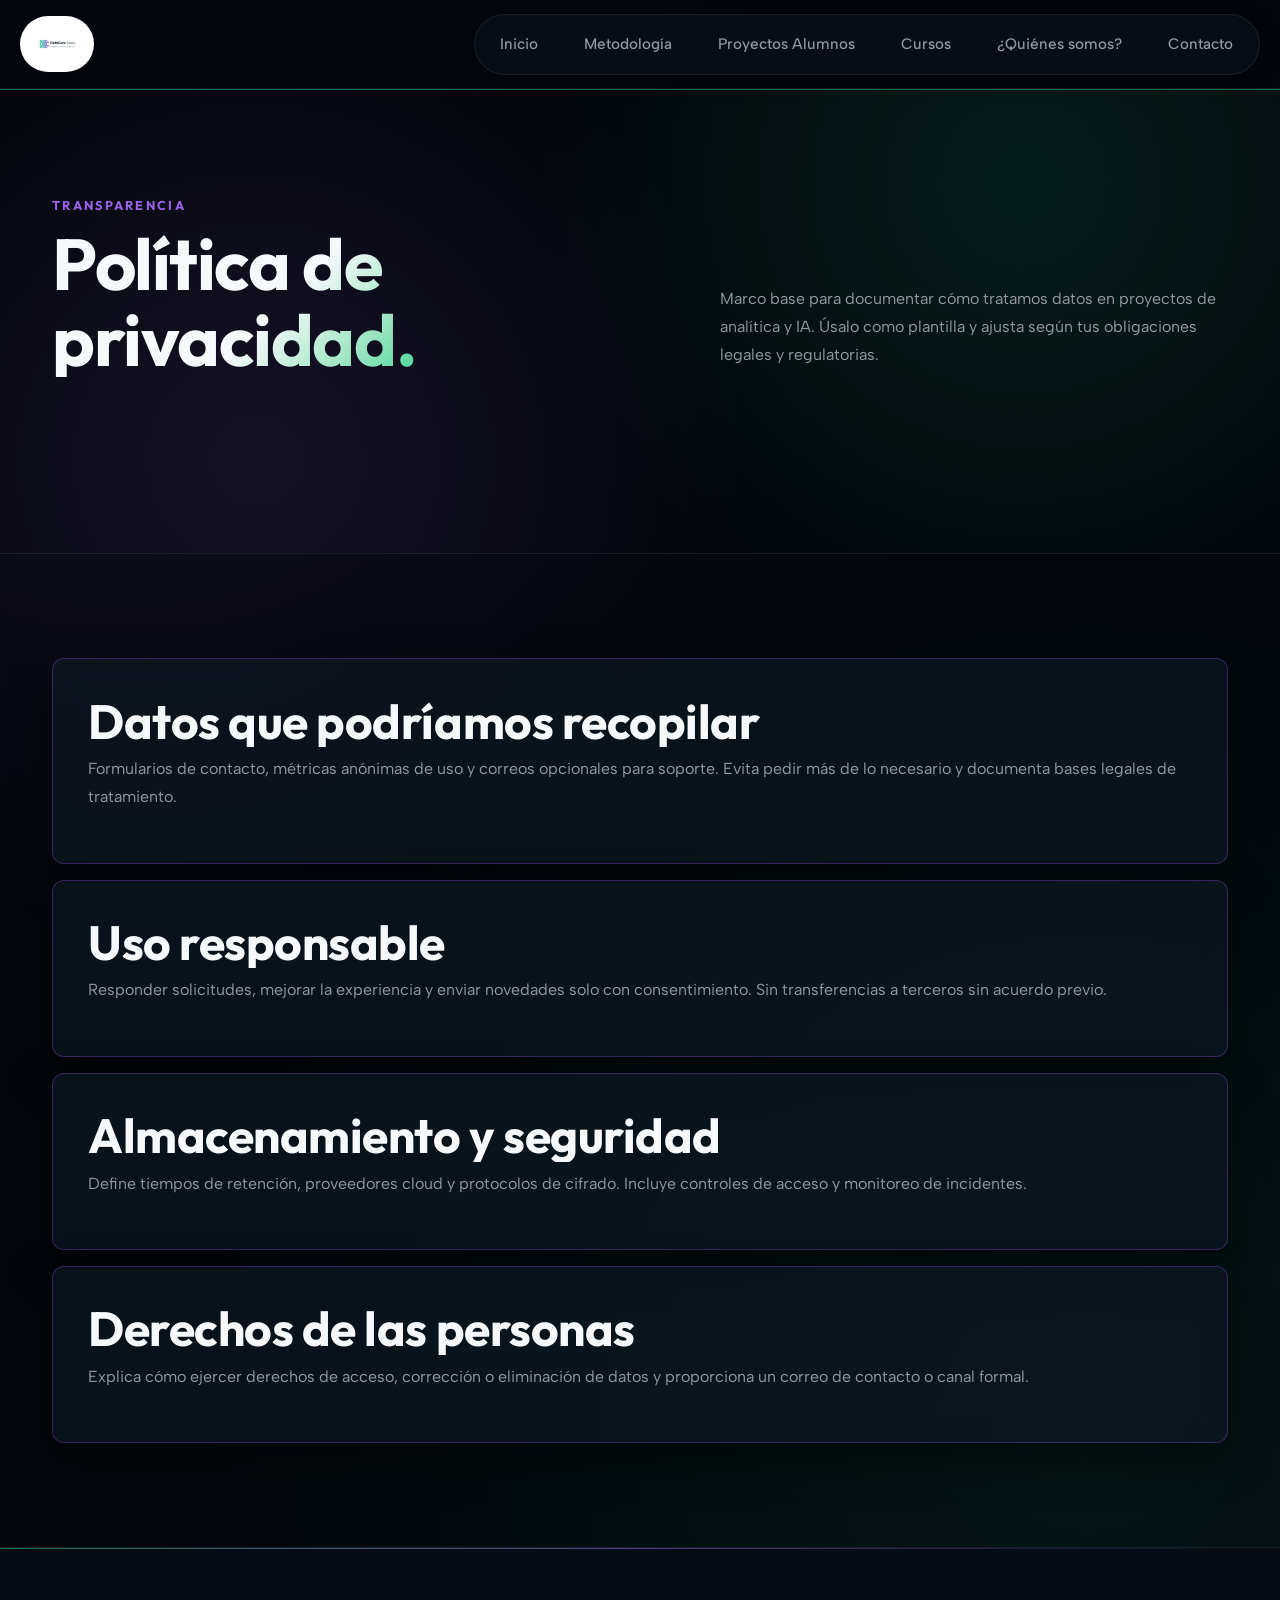
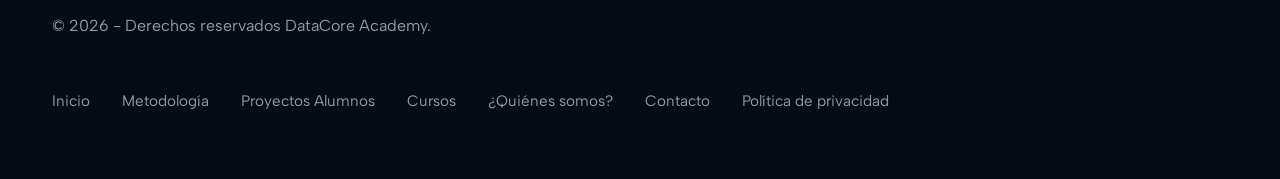
<file: Agentias_Vault/Pagina_Web/pagina-ventas/politica-privacidad/index.html>
﻿<!doctype html>
<html lang="es">
  <head>
    <!-- Google Tag Manager -->
    <!-- prettier-ignore -->
    <script>(function(w,d,s,l,i){w[l]=w[l]||[];w[l].push({'gtm.start':
    new Date().getTime(),event:'gtm.js'});var f=d.getElementsByTagName(s)[0],
    j=d.createElement(s),dl=l!='dataLayer'?'&l='+l:'';j.async=true;j.src=
    'https://www.googletagmanager.com/gtm.js?id='+i+dl;f.parentNode.insertBefore(j,f);
    })(window,document,'script','dataLayer','GTM-XXXXXXX');</script>
    <!-- End Google Tag Manager -->
    <meta charset="UTF-8" />
    <meta name="viewport" content="width=device-width, initial-scale=1.0" />
    <title>Política de privacidad | DataCore Store</title>
    <link rel="preconnect" href="https://fonts.googleapis.com" />
    <link rel="preconnect" href="https://fonts.gstatic.com" crossorigin />
    <link
      href="https://fonts.googleapis.com/css2?family=Inter:wght@400;500;600;700&display=swap"
      rel="stylesheet"
    />
    <link rel="icon" type="image/png" href="../logos/logo_ventas.png" />
    <link rel="stylesheet" href="../assets/css/styles.css" />
  </head>
  <body>
    <!-- Google Tag Manager (noscript) -->
    <!-- prettier-ignore -->
    <noscript><iframe src="https://www.googletagmanager.com/ns.html?id=GTM-XXXXXXX"
    height="0" width="0" style="display:none;visibility:hidden"></iframe></noscript>
    <!-- End Google Tag Manager (noscript) -->
    <header class="topbar">
      <div class="container topbar__content">
        <div class="brand">
          <span class="brand__logo" aria-hidden="true">
            <img
              src="../logos/logo_ventas_slogan.png"
              alt=""
              width="282"
              height="100"
            />
          </span>
        </div>
        <nav class="nav" aria-label="Navegación principal">
          <button
            class="nav__toggle"
            aria-expanded="false"
            aria-controls="menu"
          >
            <span class="sr-only">Abrir menú</span>
            ☰
          </button>
          <div class="nav__wrap">
            <ul id="menu" class="nav__list">
              <li><a class="nav__link" href="../">Inicio</a></li>
              <li class="nav__item nav__item--has-submenu">
                <a class="nav__link" href="../funciones/" aria-haspopup="true"
                  >Metodología</a
                >
                <ul class="nav__submenu" aria-label="Subsecciones de Metodología">
                  <li>
                    <a
                      class="nav__submenu-link"
                      href="../funciones/#que-hacemos"
                      >Pilares</a
                    >
                  </li>
                  <li>
                    <a class="nav__submenu-link" href="../funciones/#proceso"
                      >Ruta de Aprendizaje</a
                    >
                  </li>
                </ul>
              </li>
              <li><a class="nav__link" href="../portafolio/">Proyectos Alumnos</a></li>
              <li class="nav__item nav__item--has-submenu">
                <a class="nav__link" href="../productos/" aria-haspopup="true"
                  >Cursos</a
                >
                <ul class="nav__submenu" aria-label="Subsecciones de Cursos">
                  <li>
                    <a class="nav__submenu-link" href="../productos/producto-1/"
                      >Estadística y R</a
                    >
                  </li>
                  <li>
                    <a class="nav__submenu-link" href="../productos/producto-2/"
                      >Machine Learning</a
                    >
                  </li>
                  <li>
                    <a class="nav__submenu-link" href="../productos/producto-3/"
                      >Máster en MLOps</a
                    >
                  </li>
                </ul>
              </li>
              <li>
                <a class="nav__link" href="../quienes-somos/"
                  >¿Quiénes somos?</a
                >
              </li>
              <li><a class="nav__link" href="../contacto/">Contacto</a></li>
            </ul>
          </div>
        </nav>
      </div>
    </header>

    <main>
      <section class="section page-header section--accent">
        <div class="container section__header">
          <div>
            <p class="eyebrow">Transparencia</p>
            <h1>Política de privacidad.</h1>
          </div>
          <p class="muted">
            Marco base para documentar cómo tratamos datos en proyectos de
            analítica y IA. Úsalo como plantilla y ajusta según tus obligaciones
            legales y regulatorias.
          </p>
        </div>
      </section>

      <section class="section">
        <div class="container">
          <article class="card card--accent">
            <h2>Datos que podríamos recopilar</h2>
            <p class="muted">
              Formularios de contacto, métricas anónimas de uso y correos
              opcionales para soporte. Evita pedir más de lo necesario y
              documenta bases legales de tratamiento.
            </p>
          </article>
          <article class="card card--accent" style="margin-top: 1rem">
            <h2>Uso responsable</h2>
            <p class="muted">
              Responder solicitudes, mejorar la experiencia y enviar novedades
              solo con consentimiento. Sin transferencias a terceros sin acuerdo
              previo.
            </p>
          </article>
          <article class="card card--accent" style="margin-top: 1rem">
            <h2>Almacenamiento y seguridad</h2>
            <p class="muted">
              Define tiempos de retención, proveedores cloud y protocolos de
              cifrado. Incluye controles de acceso y monitoreo de incidentes.
            </p>
          </article>
          <article class="card card--accent" style="margin-top: 1rem">
            <h2>Derechos de las personas</h2>
            <p class="muted">
              Explica cómo ejercer derechos de acceso, corrección o eliminación
              de datos y proporciona un correo de contacto o canal formal.
            </p>
          </article>
        </div>
      </section>
    </main>

    <footer class="footer">
      <div class="container footer__content">
        <p class="muted">© 2026 - Derechos reservados DataCore Academy.</p>
        <div class="footer__links">
          <a href="../">Inicio</a>
          <a href="../funciones/">Metodología</a>
          <a href="../portafolio/">Proyectos Alumnos</a>
          <a href="../productos/">Cursos</a>
          <a href="../quienes-somos/">¿Quiénes somos?</a>
          <a href="../contacto/">Contacto</a>
          <a href="./">Política de privacidad</a>
        </div>
      </div>
    </footer>

    <script src="../assets/js/main.js"></script>
  </body>
</html>
</file>
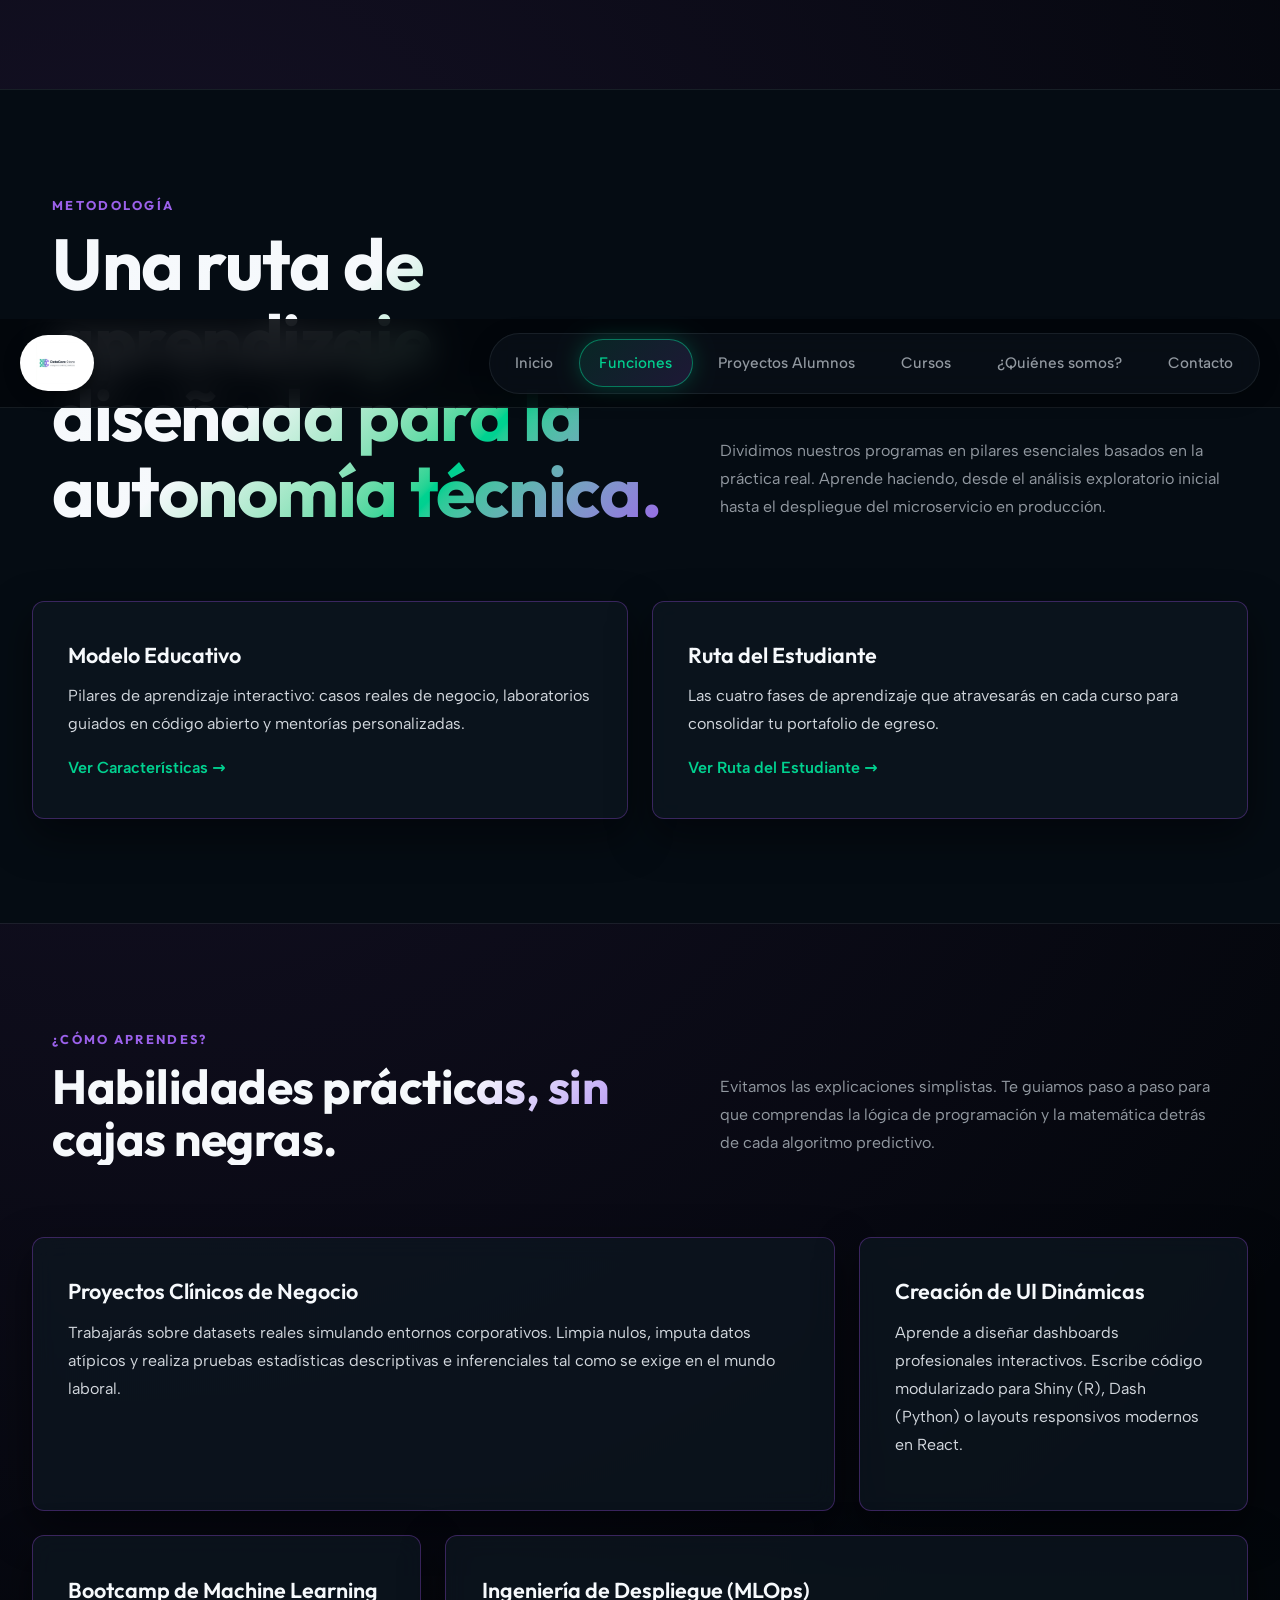
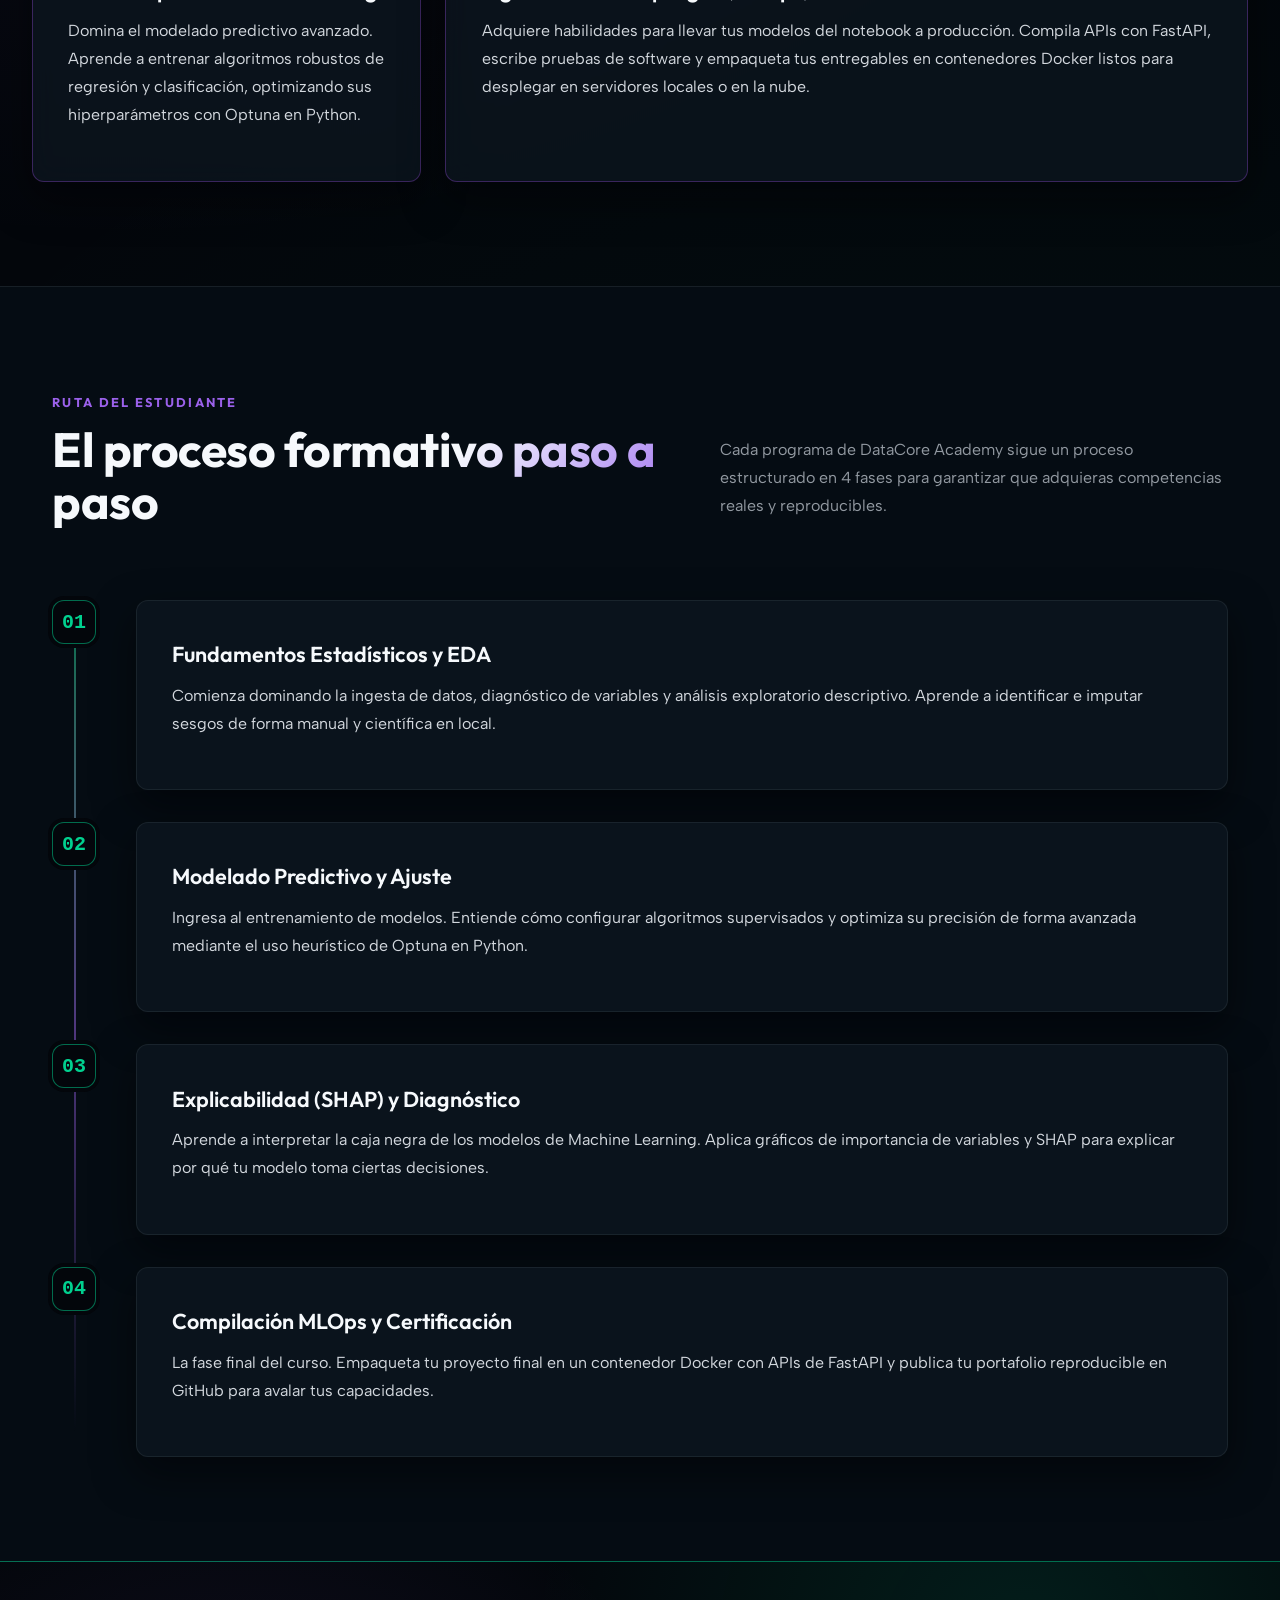
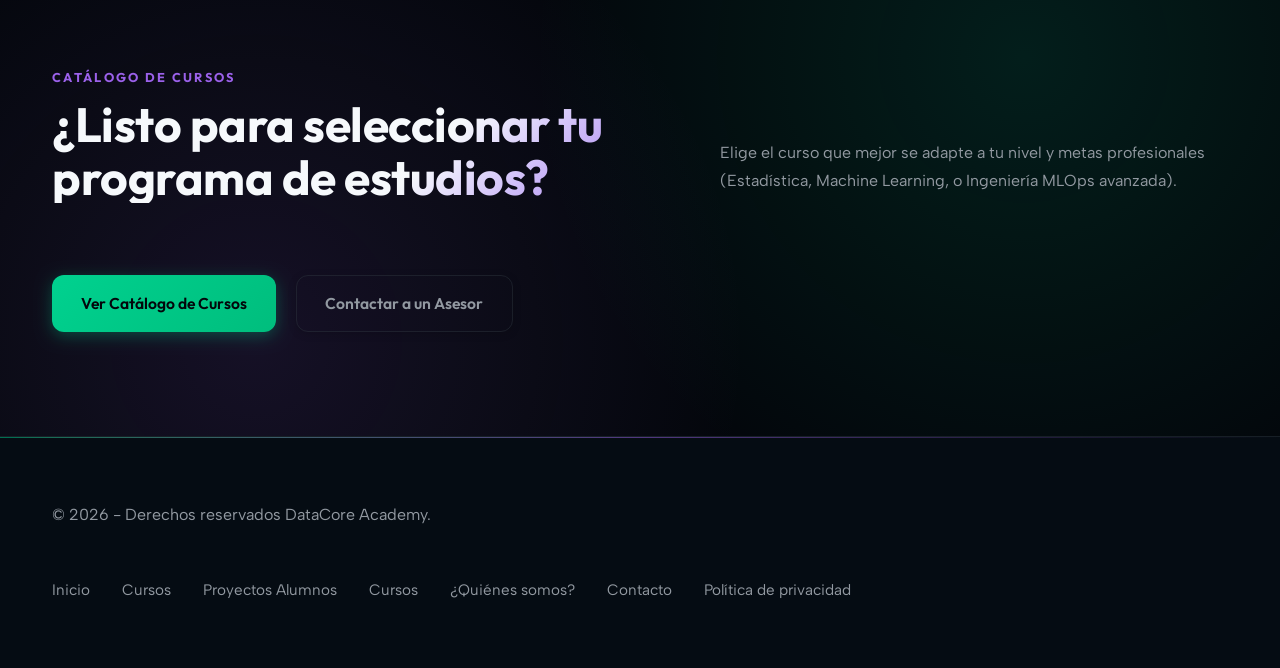
<file: Agentias_Vault/Pagina_Web/pagina-ventas/proceso/index.html>
<!doctype html>
<html lang="es">
  <head>
    <!-- Google Tag Manager -->
    <!-- prettier-ignore -->
    <script>(function(w,d,s,l,i){w[l]=w[l]||[];w[l].push({'gtm.start':
    new Date().getTime(),event:'gtm.js'});var f=d.getElementsByTagName(s)[0],
    j=d.createElement(s),dl=l!='dataLayer'?'&l='+l:'';j.async=true;j.src=
    'https://www.googletagmanager.com/gtm.js?id='+i+dl;f.parentNode.insertBefore(j,f);
    })(window,document,'script','dataLayer','GTM-XXXXXXX');</script>
    <!-- End Google Tag Manager -->
    <meta charset="UTF-8" />
    <meta name="viewport" content="width=device-width, initial-scale=1.0" />
    <meta http-equiv="refresh" content="0; url=../funciones/#proceso" />
    <title>Proceso | Funciones | DataCore Store</title>
    <link rel="preconnect" href="https://fonts.googleapis.com" />
    <link rel="preconnect" href="https://fonts.gstatic.com" crossorigin />
    <link
      href="https://fonts.googleapis.com/css2?family=Inter:wght@400;500;600;700&display=swap"
      rel="stylesheet"
    />
    <link rel="icon" type="image/png" href="../logos/logo_ventas.png" />
    <link rel="stylesheet" href="../assets/css/styles.css" />
  </head>
  <body>
    <!-- Google Tag Manager (noscript) -->
    <!-- prettier-ignore -->
    <noscript><iframe src="https://www.googletagmanager.com/ns.html?id=GTM-XXXXXXX"
    height="0" width="0" style="display:none;visibility:hidden"></iframe></noscript>
    <!-- End Google Tag Manager (noscript) -->
    <header class="topbar">
      <div class="container topbar__content">
        <div class="brand">
          <span class="brand__logo" aria-hidden="true">
            <img
              src="../logos/logo_ventas_slogan.png"
              alt=""
              width="282"
              height="100"
            />
          </span>
        </div>
        <nav class="nav" aria-label="Navegación principal">
          <button
            class="nav__toggle"
            aria-expanded="false"
            aria-controls="menu"
          >
            <span class="sr-only">Abrir menú</span>
            ☰
          </button>
          <div class="nav__wrap">
            <ul id="menu" class="nav__list">
              <li><a class="nav__link" href="../">Inicio</a></li>
              <li class="nav__item nav__item--has-submenu">
                <a
                  class="nav__link is-active"
                  href="../productos/"
                  aria-haspopup="true"
                  >Productos</a
                >
                <ul class="nav__submenu" aria-label="Subsecciones de Cursos">
                  <li>
                    <a
                      class="nav__submenu-link"
                      href="../funciones/#que-hacemos"
                      >Pilares</a
                    >
                  </li>
                  <li>
                    <a class="nav__submenu-link" href="../funciones/#proceso"
                      >Ruta de Aprendizaje</a
                    >
                  </li>
                </ul>
              </li>
              <li><a class="nav__link" href="../portafolio/">Proyectos Alumnos</a></li>
              <li class="nav__item nav__item--has-submenu">
                <a class="nav__link" href="../productos/" aria-haspopup="true"
                  >Cursos</a
                >
                <ul class="nav__submenu" aria-label="Subsecciones de Cursos">
                  <li>
                    <a class="nav__submenu-link" href="../productos/producto-1/"
                      >Estadística y R</a
                    >
                  </li>
                  <li>
                    <a class="nav__submenu-link" href="../productos/producto-2/"
                      >Machine Learning</a
                    >
                  </li>
                  <li>
                    <a class="nav__submenu-link" href="../productos/producto-3/"
                      >Máster en MLOps</a
                    >
                  </li>
                </ul>
              </li>
              <li>
                <a class="nav__link" href="../quienes-somos/"
                  >¿Quiénes somos?</a
                >
              </li>
              <li><a class="nav__link" href="../contacto/">Contacto</a></li>
            </ul>
          </div>
        </nav>
      </div>
    </header>

    <main>
      <section class="section page-header section--muted">
        <div class="container section__header">
          <div>
            <p class="eyebrow">Proceso</p>
            <h1>El proceso ahora vive dentro de Funciones.</h1>
          </div>
          <p class="muted">
            Reorganizamos la navegación para que “¿Qué hacemos?” y “Proceso”
            sean capítulos internos de Funciones. Serás redirigido
            automáticamente.
          </p>
        </div>
        <div class="container">
          <a class="btn btn--primary" href="../funciones/#proceso"
            >Ir al proceso</a
          >
        </div>
      </section>
    </main>

    <footer class="footer">
      <div class="container footer__content">
        <p class="muted">© 2026 - Derechos reservados DataCore Academy.</p>
        <div class="footer__links">
          <a href="../">Inicio</a>
          <a href="../funciones/">Metodología</a>
          <a href="../portafolio/">Proyectos Alumnos</a>
          <a href="../productos/">Cursos</a>
          <a href="../quienes-somos/">¿Quiénes somos?</a>
          <a href="../contacto/">Contacto</a>
          <a href="../politica-privacidad/">Política de privacidad</a>
        </div>
      </div>
    </footer>

    <script src="../assets/js/main.js"></script>
  </body>
</html>
</file>
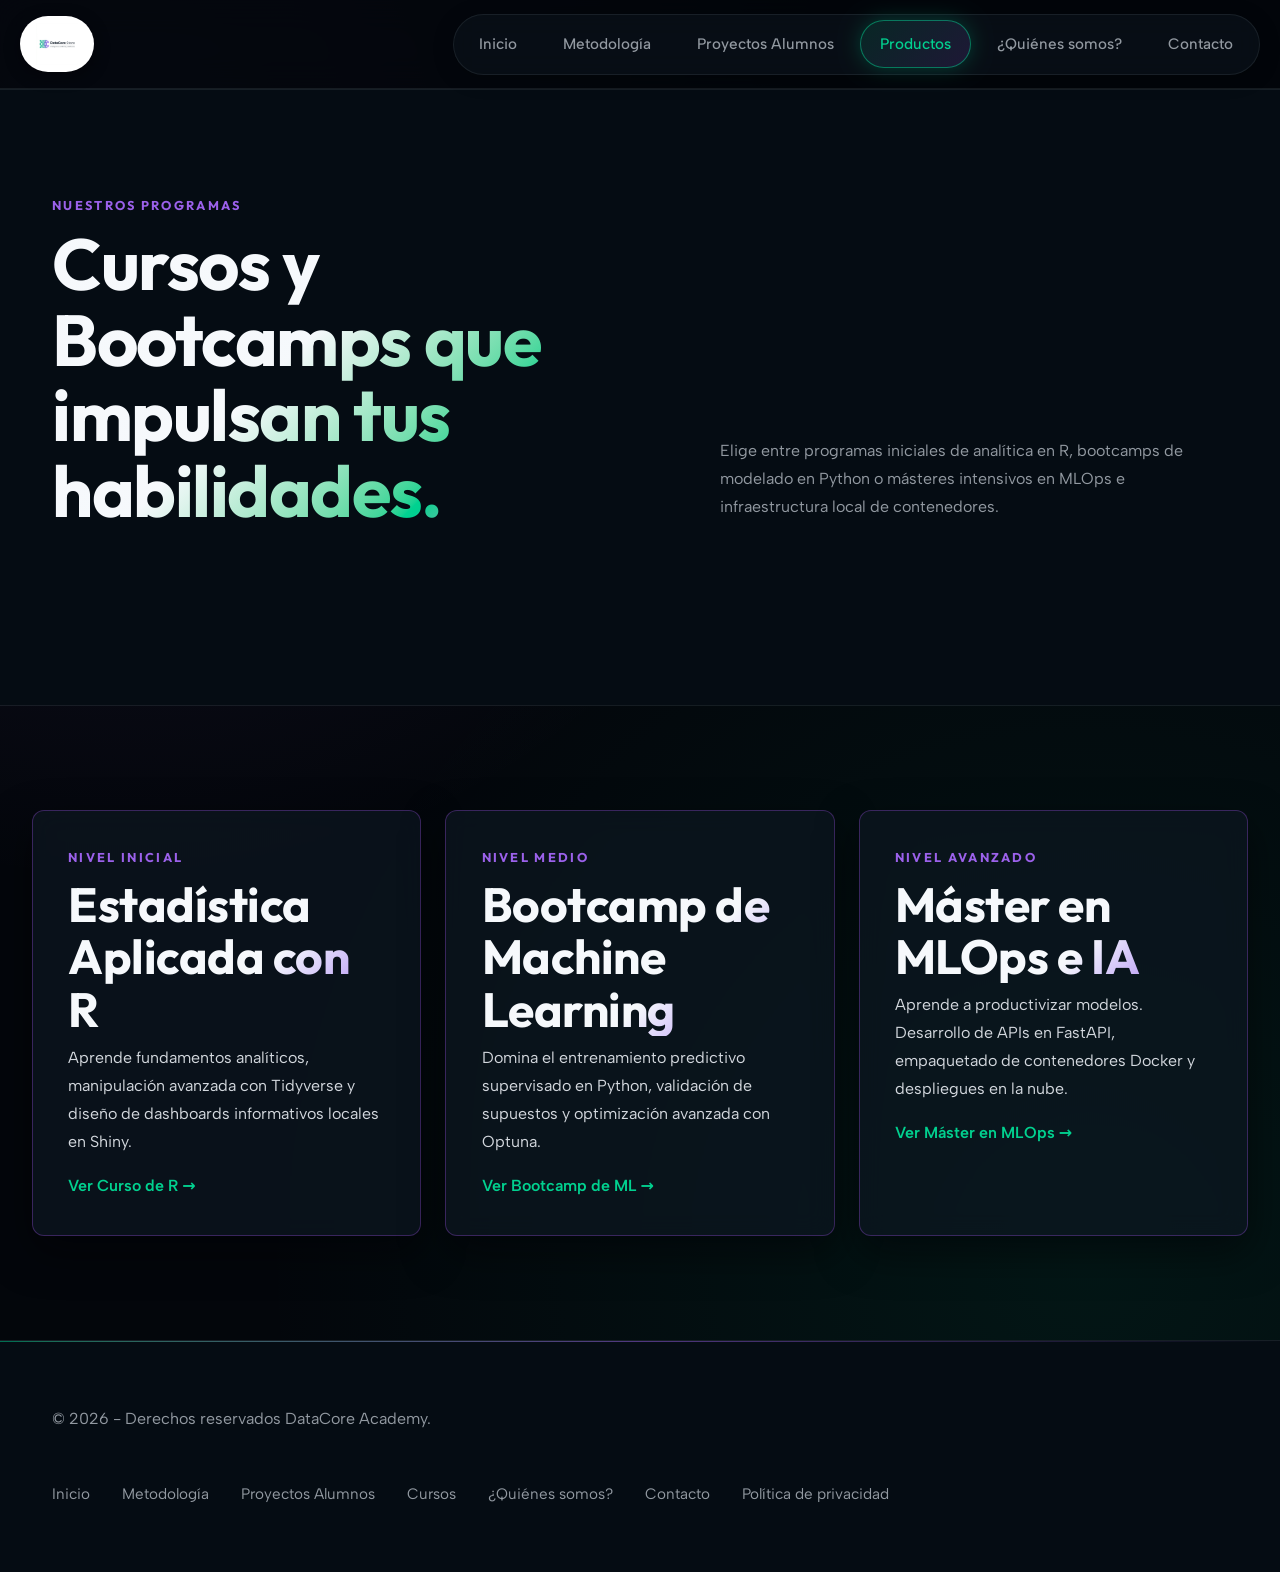
<file: Agentias_Vault/Pagina_Web/pagina-ventas/productos/index.html>
﻿<!doctype html>
<html lang="es">
  <head>
    <!-- Google Tag Manager -->
    <!-- prettier-ignore -->
    <script>(function(w,d,s,l,i){w[l]=w[l]||[];w[l].push({'gtm.start':
    new Date().getTime(),event:'gtm.js'});var f=d.getElementsByTagName(s)[0],
    j=d.createElement(s),dl=l!='dataLayer'?'&l='+l:'';j.async=true;j.src=
    'https://www.googletagmanager.com/gtm.js?id='+i+dl;f.parentNode.insertBefore(j,f);
    })(window,document,'script','dataLayer','GTM-XXXXXXX');</script>
    <!-- End Google Tag Manager -->
    <meta charset="UTF-8" />
    <meta name="viewport" content="width=device-width, initial-scale=1.0" />
    <title>Cursos | DataCore Academy</title>
    <link rel="preconnect" href="https://fonts.googleapis.com" />
    <link rel="preconnect" href="https://fonts.gstatic.com" crossorigin />
    <link
      href="https://fonts.googleapis.com/css2?family=Albert+Sans:wght@300;400;500;600;700&family=Outfit:wght@300;400;500;600;700;800&display=swap"
      rel="stylesheet"
    />
    <link rel="icon" type="image/png" href="../logos/logo_ventas.png" />
    <link rel="stylesheet" href="../assets/css/styles.css" />
  </head>
  <body>
    <!-- Google Tag Manager (noscript) -->
    <!-- prettier-ignore -->
    <noscript><iframe src="https://www.googletagmanager.com/ns.html?id=GTM-XXXXXXX"
    height="0" width="0" style="display:none;visibility:hidden"></iframe></noscript>
    <!-- End Google Tag Manager (noscript) -->
    <header class="topbar">
      <div class="container topbar__content">
        <div class="brand">
          <span class="brand__logo" aria-hidden="true">
            <img
              src="../logos/logo_ventas_slogan.png"
              alt=""
              width="282"
              height="100"
            />
          </span>
        </div>
        <nav class="nav" aria-label="Navegación principal">
          <button
            class="nav__toggle"
            aria-expanded="false"
            aria-controls="menu"
          >
            <span class="sr-only">Abrir menú</span>
            ☰
          </button>
          <div class="nav__wrap">
            <ul id="menu" class="nav__list">
              <li><a class="nav__link" href="../">Inicio</a></li>
              <li class="nav__item nav__item--has-submenu">
                <a class="nav__link" href="../funciones/" aria-haspopup="true"
                  >Metodología</a
                >
                <ul class="nav__submenu" aria-label="Subsecciones de Metodología">
                  <li>
                    <a
                      class="nav__submenu-link"
                      href="../funciones/#que-hacemos"
                      >Pilares</a
                    >
                  </li>
                  <li>
                    <a class="nav__submenu-link" href="../funciones/#proceso"
                      >Ruta de Aprendizaje</a
                    >
                  </li>
                </ul>
              </li>
              <li><a class="nav__link" href="../portafolio/">Proyectos Alumnos</a></li>
              <li class="nav__item nav__item--has-submenu">
                <a class="nav__link is-active" href="./" aria-haspopup="true"
                  >Productos</a
                >
                <ul class="nav__submenu" aria-label="Subsecciones de Cursos">
                  <li>
                    <a class="nav__submenu-link" href="../productos/producto-1/"
                      >Estadística y R</a
                    >
                  </li>
                  <li>
                    <a class="nav__submenu-link" href="../productos/producto-2/"
                      >Machine Learning</a
                    >
                  </li>
                  <li>
                    <a class="nav__submenu-link" href="../productos/producto-3/"
                      >Máster en MLOps</a
                    >
                  </li>
                </ul>
              </li>
              <li>
                <a class="nav__link" href="../quienes-somos/"
                  >¿Quiénes somos?</a
                >
              </li>
              <li><a class="nav__link" href="../contacto/">Contacto</a></li>
            </ul>
          </div>
        </nav>
      </div>
    </header>

            <main>
      <section class="section page-header section--muted">
        <div class="container section__header">
          <div>
            <p class="eyebrow">Nuestros Programas</p>
            <h1>Cursos y Bootcamps que impulsan tus habilidades.</h1>
          </div>
          <p class="muted">
            Elige entre programas iniciales de analítica en R, bootcamps de modelado en Python o másteres intensivos en MLOps e infraestructura local de contenedores.
          </p>
        </div>
      </section>

      <section class="section">
        <div class="container ks-bento">
          <article class="card card--accent ks-bento-tile ks-bento-tile--span-4">
            <p class="eyebrow">Nivel Inicial</p>
            <h2>Estadística Aplicada con R</h2>
            <p>
              Aprende fundamentos analíticos, manipulación avanzada con Tidyverse y diseño de dashboards informativos locales en Shiny.
            </p>
            <a class="link" href="producto-1/">Ver Curso de R →</a>
          </article>
          <article class="card card--accent ks-bento-tile ks-bento-tile--span-4">
            <p class="eyebrow">Nivel Medio</p>
            <h2>Bootcamp de Machine Learning</h2>
            <p>
              Domina el entrenamiento predictivo supervisado en Python, validación de supuestos y optimización avanzada con Optuna.
            </p>
            <a class="link" href="producto-2/">Ver Bootcamp de ML →</a>
          </article>
          <article class="card card--accent ks-bento-tile ks-bento-tile--span-4">
            <p class="eyebrow">Nivel Avanzado</p>
            <h2>Máster en MLOps e IA</h2>
            <p>
              Aprende a productivizar modelos. Desarrollo de APIs en FastAPI, empaquetado de contenedores Docker y despliegues en la nube.
            </p>
            <a class="link" href="producto-3/">Ver Máster en MLOps →</a>
          </article>
        </div>
      </section>
    </main>

    <footer class="footer">
      <div class="container footer__content">
        <p class="muted">© 2026 - Derechos reservados DataCore Academy.</p>
        <div class="footer__links">
          <a href="../">Inicio</a>
          <a href="../funciones/">Metodología</a>
          <a href="../portafolio/">Proyectos Alumnos</a>
          <a href="./">Cursos</a>
          <a href="../quienes-somos/">¿Quiénes somos?</a>
          <a href="../contacto/">Contacto</a>
          <a href="../politica-privacidad/">Política de privacidad</a>
        </div>
      </div>
    </footer>

    <script src="../assets/js/main.js"></script>
  </body>
</html>
</file>
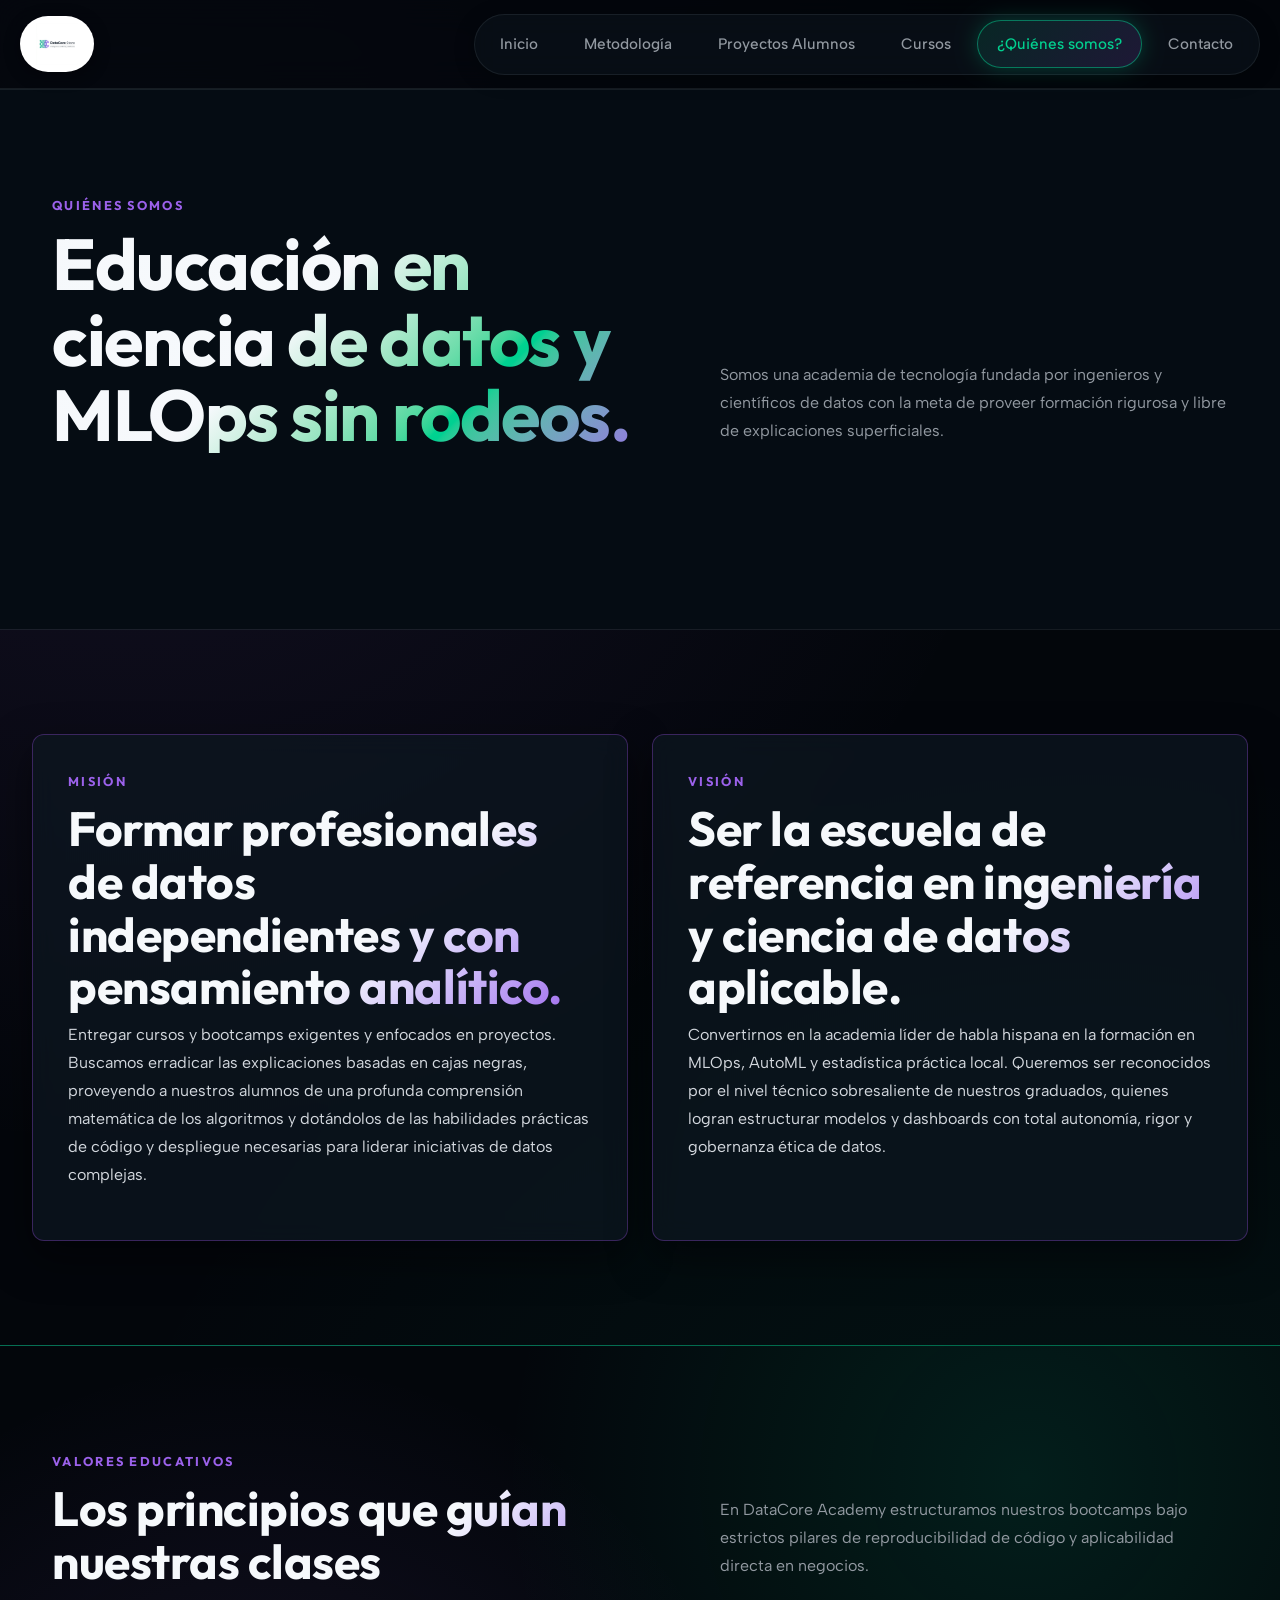
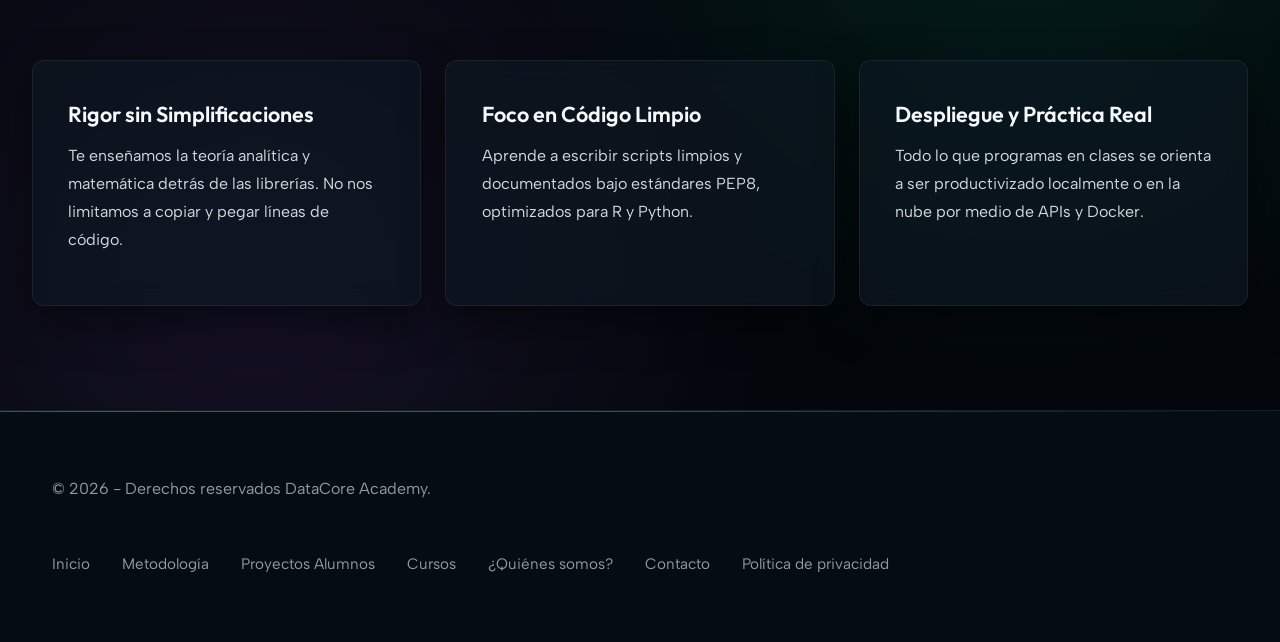
<file: Agentias_Vault/Pagina_Web/pagina-ventas/quienes-somos/index.html>
﻿<!doctype html>
<html lang="es">
  <head>
    <!-- Google Tag Manager -->
    <!-- prettier-ignore -->
    <script>(function(w,d,s,l,i){w[l]=w[l]||[];w[l].push({'gtm.start':
    new Date().getTime(),event:'gtm.js'});var f=d.getElementsByTagName(s)[0],
    j=d.createElement(s),dl=l!='dataLayer'?'&l='+l:'';j.async=true;j.src=
    'https://www.googletagmanager.com/gtm.js?id='+i+dl;f.parentNode.insertBefore(j,f);
    })(window,document,'script','dataLayer','GTM-XXXXXXX');</script>
    <!-- End Google Tag Manager -->
    <meta charset="UTF-8" />
    <meta name="viewport" content="width=device-width, initial-scale=1.0" />
    <title>Quiénes somos | DataCore Academy</title>
    <link rel="preconnect" href="https://fonts.googleapis.com" />
    <link rel="preconnect" href="https://fonts.gstatic.com" crossorigin />
    <link
      href="https://fonts.googleapis.com/css2?family=Albert+Sans:wght@300;400;500;600;700&family=Outfit:wght@300;400;500;600;700;800&display=swap"
      rel="stylesheet"
    />
    <link rel="icon" type="image/png" href="../logos/logo_ventas.png" />
    <link rel="stylesheet" href="../assets/css/styles.css" />
  </head>
  <body>
    <!-- Google Tag Manager (noscript) -->
    <!-- prettier-ignore -->
    <noscript><iframe src="https://www.googletagmanager.com/ns.html?id=GTM-XXXXXXX"
    height="0" width="0" style="display:none;visibility:hidden"></iframe></noscript>
    <!-- End Google Tag Manager (noscript) -->
    <header class="topbar">
      <div class="container topbar__content">
        <div class="brand">
          <span class="brand__logo" aria-hidden="true">
            <img
              src="../logos/logo_ventas_slogan.png"
              alt=""
              width="282"
              height="100"
            />
          </span>
        </div>
        <nav class="nav" aria-label="Navegación principal">
          <button
            class="nav__toggle"
            aria-expanded="false"
            aria-controls="menu"
          >
            <span class="sr-only">Abrir menú</span>
            ☰
          </button>
          <div class="nav__wrap">
            <ul id="menu" class="nav__list">
              <li><a class="nav__link" href="../">Inicio</a></li>
              <li class="nav__item nav__item--has-submenu">
                <a class="nav__link" href="../funciones/" aria-haspopup="true"
                  >Metodología</a
                >
                <ul class="nav__submenu" aria-label="Subsecciones de Metodología">
                  <li>
                    <a
                      class="nav__submenu-link"
                      href="../funciones/#que-hacemos"
                      >Pilares</a
                    >
                  </li>
                  <li>
                    <a class="nav__submenu-link" href="../funciones/#proceso"
                      >Ruta de Aprendizaje</a
                    >
                  </li>
                </ul>
              </li>
              <li><a class="nav__link" href="../portafolio/">Proyectos Alumnos</a></li>
              <li class="nav__item nav__item--has-submenu">
                <a class="nav__link" href="../productos/" aria-haspopup="true"
                  >Cursos</a
                >
                <ul class="nav__submenu" aria-label="Subsecciones de Cursos">
                  <li>
                    <a class="nav__submenu-link" href="../productos/producto-1/"
                      >Estadística y R</a
                    >
                  </li>
                  <li>
                    <a class="nav__submenu-link" href="../productos/producto-2/"
                      >Machine Learning</a
                    >
                  </li>
                  <li>
                    <a class="nav__submenu-link" href="../productos/producto-3/"
                      >Máster en MLOps</a
                    >
                  </li>
                </ul>
              </li>
              <li>
                <a class="nav__link is-active" href="./">¿Quiénes somos?</a>
              </li>
              <li><a class="nav__link" href="../contacto/">Contacto</a></li>
            </ul>
          </div>
        </nav>
      </div>
    </header>

            <main>
      <section class="section page-header section--muted">
        <div class="container section__header">
          <div>
            <p class="eyebrow">Quiénes somos</p>
            <h1>Educación en ciencia de datos y MLOps sin rodeos.</h1>
          </div>
          <p class="muted">
            Somos una academia de tecnología fundada por ingenieros y científicos de datos con la meta de proveer formación rigurosa y libre de explicaciones superficiales.
          </p>
        </div>
      </section>

      <section class="section">
        <div class="container ks-bento">
          <article class="card card--accent ks-bento-tile ks-bento-tile--span-6">
            <p class="eyebrow">Misión</p>
            <h2>Formar profesionales de datos independientes y con pensamiento analítico.</h2>
            <p>
              Entregar cursos y bootcamps exigentes y enfocados en proyectos. Buscamos erradicar las explicaciones basadas en cajas negras, proveyendo a nuestros alumnos de una profunda comprensión matemática de los algoritmos y dotándolos de las habilidades prácticas de código y despliegue necesarias para liderar iniciativas de datos complejas.
            </p>
          </article>
          <article class="card card--accent ks-bento-tile ks-bento-tile--span-6">
            <p class="eyebrow">Visión</p>
            <h2>Ser la escuela de referencia en ingeniería y ciencia de datos aplicable.</h2>
            <p>
              Convertirnos en la academia líder de habla hispana en la formación en MLOps, AutoML y estadística práctica local. Queremos ser reconocidos por el nivel técnico sobresaliente de nuestros graduados, quienes logran estructurar modelos y dashboards con total autonomía, rigor y gobernanza ética de datos.
            </p>
          </article>
        </div>
      </section>

      <section class="section section--accent">
        <div class="container section__header">
          <div>
            <p class="eyebrow">Valores Educativos</p>
            <h2>Los principios que guían nuestras clases</h2>
          </div>
          <p class="muted">
            En DataCore Academy estructuramos nuestros bootcamps bajo estrictos pilares de reproducibilidad de código y aplicabilidad directa en negocios.
          </p>
        </div>
        <div class="container ks-bento">
          <article class="card ks-bento-tile ks-bento-tile--span-4">
            <h3>Rigor sin Simplificaciones</h3>
            <p>
              Te enseñamos la teoría analítica y matemática detrás de las librerías. No nos limitamos a copiar y pegar líneas de código.
            </p>
          </article>
          <article class="card ks-bento-tile ks-bento-tile--span-4">
            <h3>Foco en Código Limpio</h3>
            <p>
              Aprende a escribir scripts limpios y documentados bajo estándares PEP8, optimizados para R y Python.
            </p>
          </article>
          <article class="card ks-bento-tile ks-bento-tile--span-4">
            <h3>Despliegue y Práctica Real</h3>
            <p>
              Todo lo que programas en clases se orienta a ser productivizado localmente o en la nube por medio de APIs y Docker.
            </p>
          </article>
        </div>
      </section>
    </main>

    <footer class="footer">
      <div class="container footer__content">
        <p class="muted">© 2026 - Derechos reservados DataCore Academy.</p>
        <div class="footer__links">
          <a href="../">Inicio</a>
          <a href="../funciones/">Metodología</a>
          <a href="../portafolio/">Proyectos Alumnos</a>
          <a href="../productos/">Cursos</a>
          <a href="./">¿Quiénes somos?</a>
          <a href="../contacto/">Contacto</a>
          <a href="../politica-privacidad/">Política de privacidad</a>
        </div>
      </div>
    </footer>

    <script src="../assets/js/main.js"></script>
  </body>
</html>
</file>
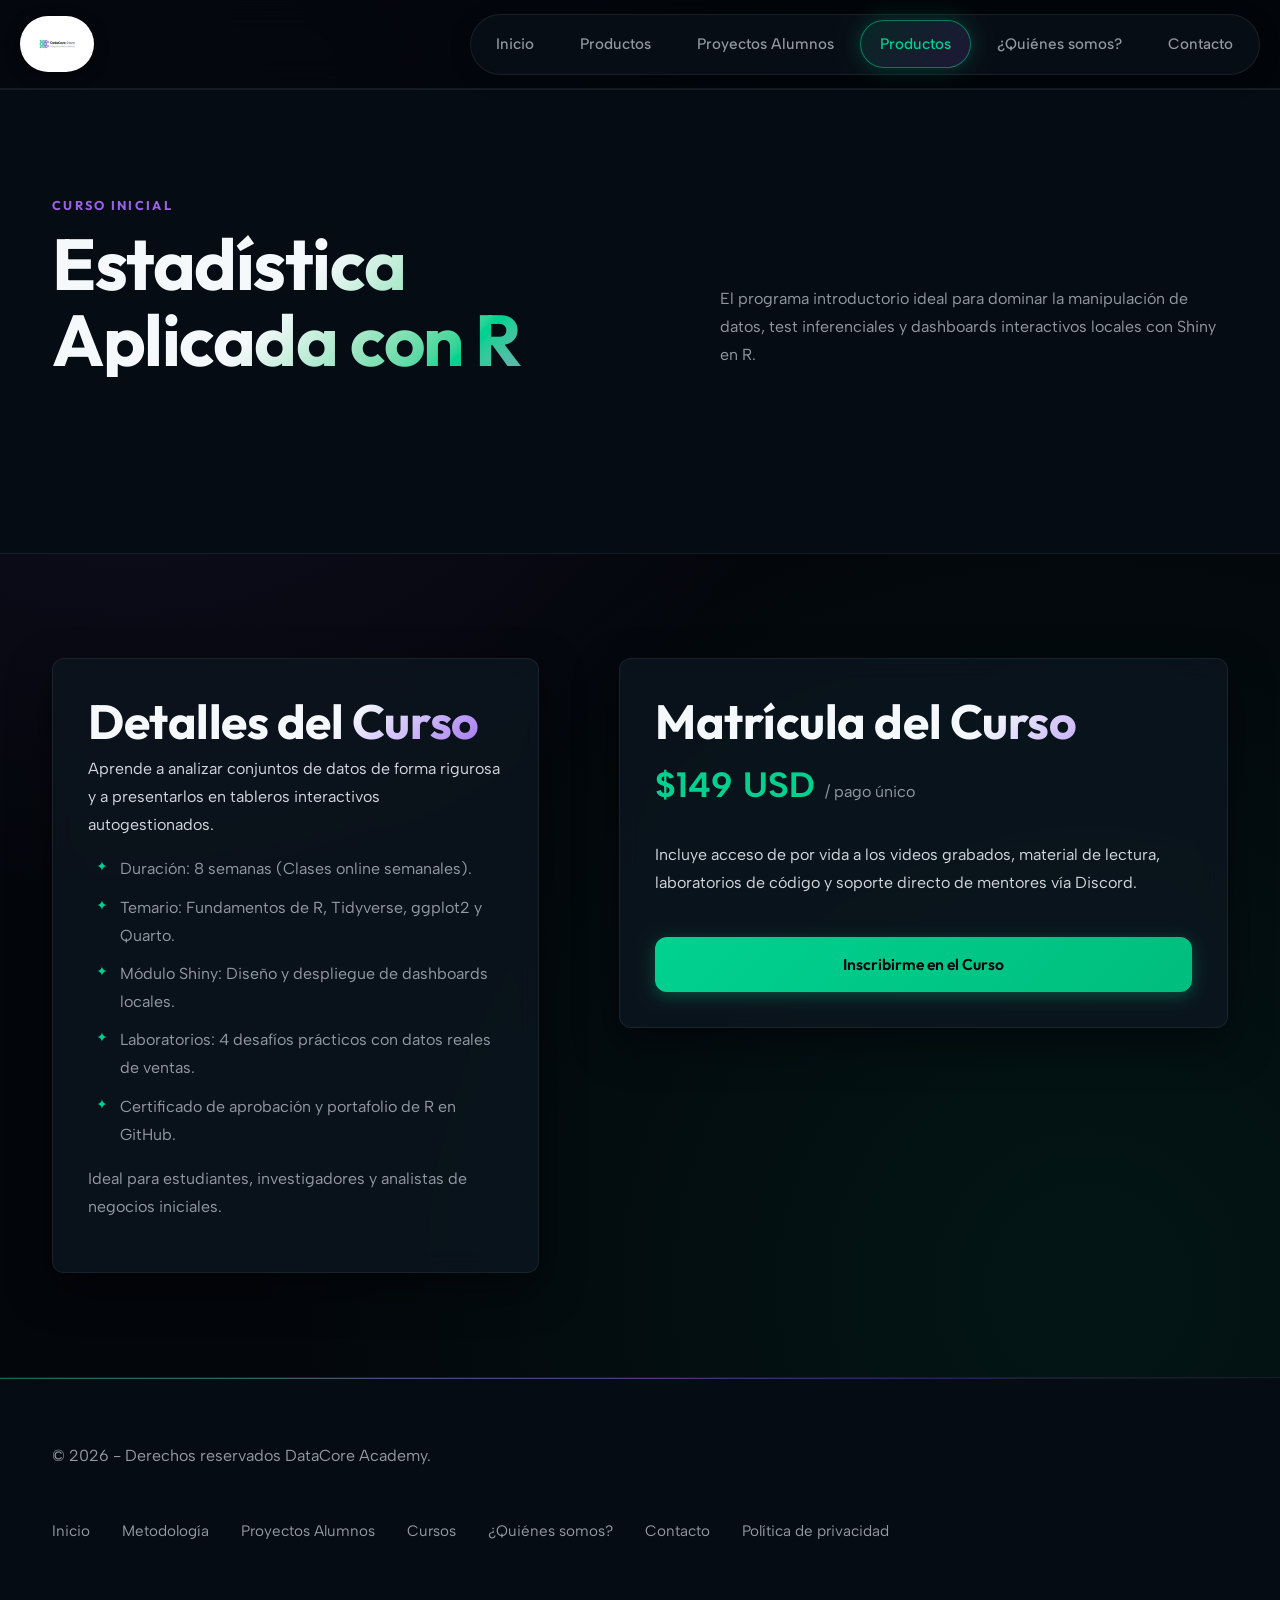
<file: Agentias_Vault/Pagina_Web/pagina-ventas/productos/producto-1/index.html>
﻿<!doctype html>
<html lang="es">
  <head>
    <!-- Google Tag Manager -->
    <!-- prettier-ignore -->
    <script>(function(w,d,s,l,i){w[l]=w[l]||[];w[l].push({'gtm.start':
    new Date().getTime(),event:'gtm.js'});var f=d.getElementsByTagName(s)[0],
    j=d.createElement(s),dl=l!='dataLayer'?'&l='+l:'';j.async=true;j.src=
    'https://www.googletagmanager.com/gtm.js?id='+i+dl;f.parentNode.insertBefore(j,f);
    })(window,document,'script','dataLayer','GTM-XXXXXXX');</script>
    <!-- End Google Tag Manager -->
    <meta charset="UTF-8" />
    <meta name="viewport" content="width=device-width, initial-scale=1.0" />
    <title>Curso de Estadística y R | DataCore Academy</title>
    <link rel="preconnect" href="https://fonts.googleapis.com" />
    <link rel="preconnect" href="https://fonts.gstatic.com" crossorigin />
    <link
      href="https://fonts.googleapis.com/css2?family=Albert+Sans:wght@300;400;500;600;700&family=Outfit:wght@300;400;500;600;700;800&display=swap"
      rel="stylesheet"
    />
    <link
      rel="icon"
      type="image/png"
      href="../../logos/logo_ventas.png"
    />
    <link rel="stylesheet" href="../../assets/css/styles.css" />
  </head>
  <body>
    <!-- Google Tag Manager (noscript) -->
    <!-- prettier-ignore -->
    <noscript><iframe src="https://www.googletagmanager.com/ns.html?id=GTM-XXXXXXX"
    height="0" width="0" style="display:none;visibility:hidden"></iframe></noscript>
    <!-- End Google Tag Manager (noscript) -->
    <header class="topbar">
      <div class="container topbar__content">
        <div class="brand">
          <span class="brand__logo" aria-hidden="true">
            <img
              src="../../logos/logo_ventas_slogan.png"
              alt=""
              width="282"
              height="100"
            />
          </span>
        </div>
        <nav class="nav" aria-label="Navegación principal">
          <button
            class="nav__toggle"
            aria-expanded="false"
            aria-controls="menu"
          >
            <span class="sr-only">Abrir menú</span>
            ☰
          </button>
          <div class="nav__wrap">
            <ul id="menu" class="nav__list">
              <li><a class="nav__link" href="../../">Inicio</a></li>
              <li class="nav__item nav__item--has-submenu">
                <a
                  class="nav__link"
                  href="../../productos/"
                  aria-haspopup="true"
                  >Productos</a
                >
                <ul class="nav__submenu" aria-label="Subsecciones de Cursos">
                  <li>
                    <a
                      class="nav__submenu-link"
                      href="../../funciones/#que-hacemos"
                      >Pilares</a
                    >
                  </li>
                  <li>
                    <a class="nav__submenu-link" href="../../funciones/#proceso"
                      >Ruta de Aprendizaje</a
                    >
                  </li>
                </ul>
              </li>
              <li>
                <a class="nav__link" href="../../portafolio/">Proyectos Alumnos</a>
              </li>
              <li class="nav__item nav__item--has-submenu">
                <a class="nav__link is-active" href="../" aria-haspopup="true"
                  >Productos</a
                >
                <ul class="nav__submenu" aria-label="Subsecciones de Cursos">
                  <li>
                    <a class="nav__submenu-link" href="../producto-1/"
                      >Producto 1</a
                    >
                  </li>
                  <li>
                    <a class="nav__submenu-link" href="../producto-2/"
                      >Producto 2</a
                    >
                  </li>
                  <li>
                    <a class="nav__submenu-link" href="../producto-3/"
                      >Producto 3</a
                    >
                  </li>
                </ul>
              </li>
              <li>
                <a class="nav__link" href="../../quienes-somos/"
                  >¿Quiénes somos?</a
                >
              </li>
              <li><a class="nav__link" href="../../contacto/">Contacto</a></li>
            </ul>
          </div>
        </nav>
      </div>
    </header>

            <main>
      <section class="section page-header section--muted">
        <div class="container section__header">
          <div>
            <p class="eyebrow">Curso Inicial</p>
            <h1>Estadística Aplicada con R</h1>
          </div>
          <p class="muted">
            El programa introductorio ideal para dominar la manipulación de datos, test inferenciales y dashboards interactivos locales con Shiny en R.
          </p>
        </div>
      </section>

      <section class="section">
        <div class="container contact">
          <div class="card">
            <h2>Detalles del Curso</h2>
            <p>
              Aprende a analizar conjuntos de datos de forma rigurosa y a presentarlos en tableros interactivos autogestionados.
            </p>
            <ul class="list">
              <li>Duración: 8 semanas (Clases online semanales).</li>
              <li>Temario: Fundamentos de R, Tidyverse, ggplot2 y Quarto.</li>
              <li>Módulo Shiny: Diseño y despliegue de dashboards locales.</li>
              <li>Laboratorios: 4 desafíos prácticos con datos reales de ventas.</li>
              <li>Certificado de aprobación y portafolio de R en GitHub.</li>
            </ul>
            <p class="muted">
              Ideal para estudiantes, investigadores y analistas de negocios iniciales.
            </p>
          </div>
          <div class="card">
            <h2>Matrícula del Curso</h2>
            <p class="lead" style="font-size: 2.2rem; color: var(--accent); font-weight: 700; margin-bottom: 1.5rem;">$149 USD <span style="font-size: 1rem; color: var(--muted); font-weight: 400;">/ pago único</span></p>
            <p>Incluye acceso de por vida a los videos grabados, material de lectura, laboratorios de código y soporte directo de mentores vía Discord.</p>
            <a class="btn btn--primary" href="../../contacto/" style="width: 100%; margin-top: 1.5rem;">Inscribirme en el Curso</a>
          </div>
        </div>
      </section>
    </main>

    <footer class="footer">
      <div class="container footer__content">
        <p class="muted">© 2026 - Derechos reservados DataCore Academy.</p>
        <div class="footer__links">
          <a href="../../">Inicio</a>
          <a href="../../funciones/">Metodología</a>
          <a href="../../portafolio/">Proyectos Alumnos</a>
          <a href="../">Cursos</a>
          <a href="../../quienes-somos/">¿Quiénes somos?</a>
          <a href="../../contacto/">Contacto</a>
          <a href="../../politica-privacidad/">Política de privacidad</a>
        </div>
      </div>
    </footer>

    <script src="../../assets/js/main.js"></script>
  </body>
</html>
</file>
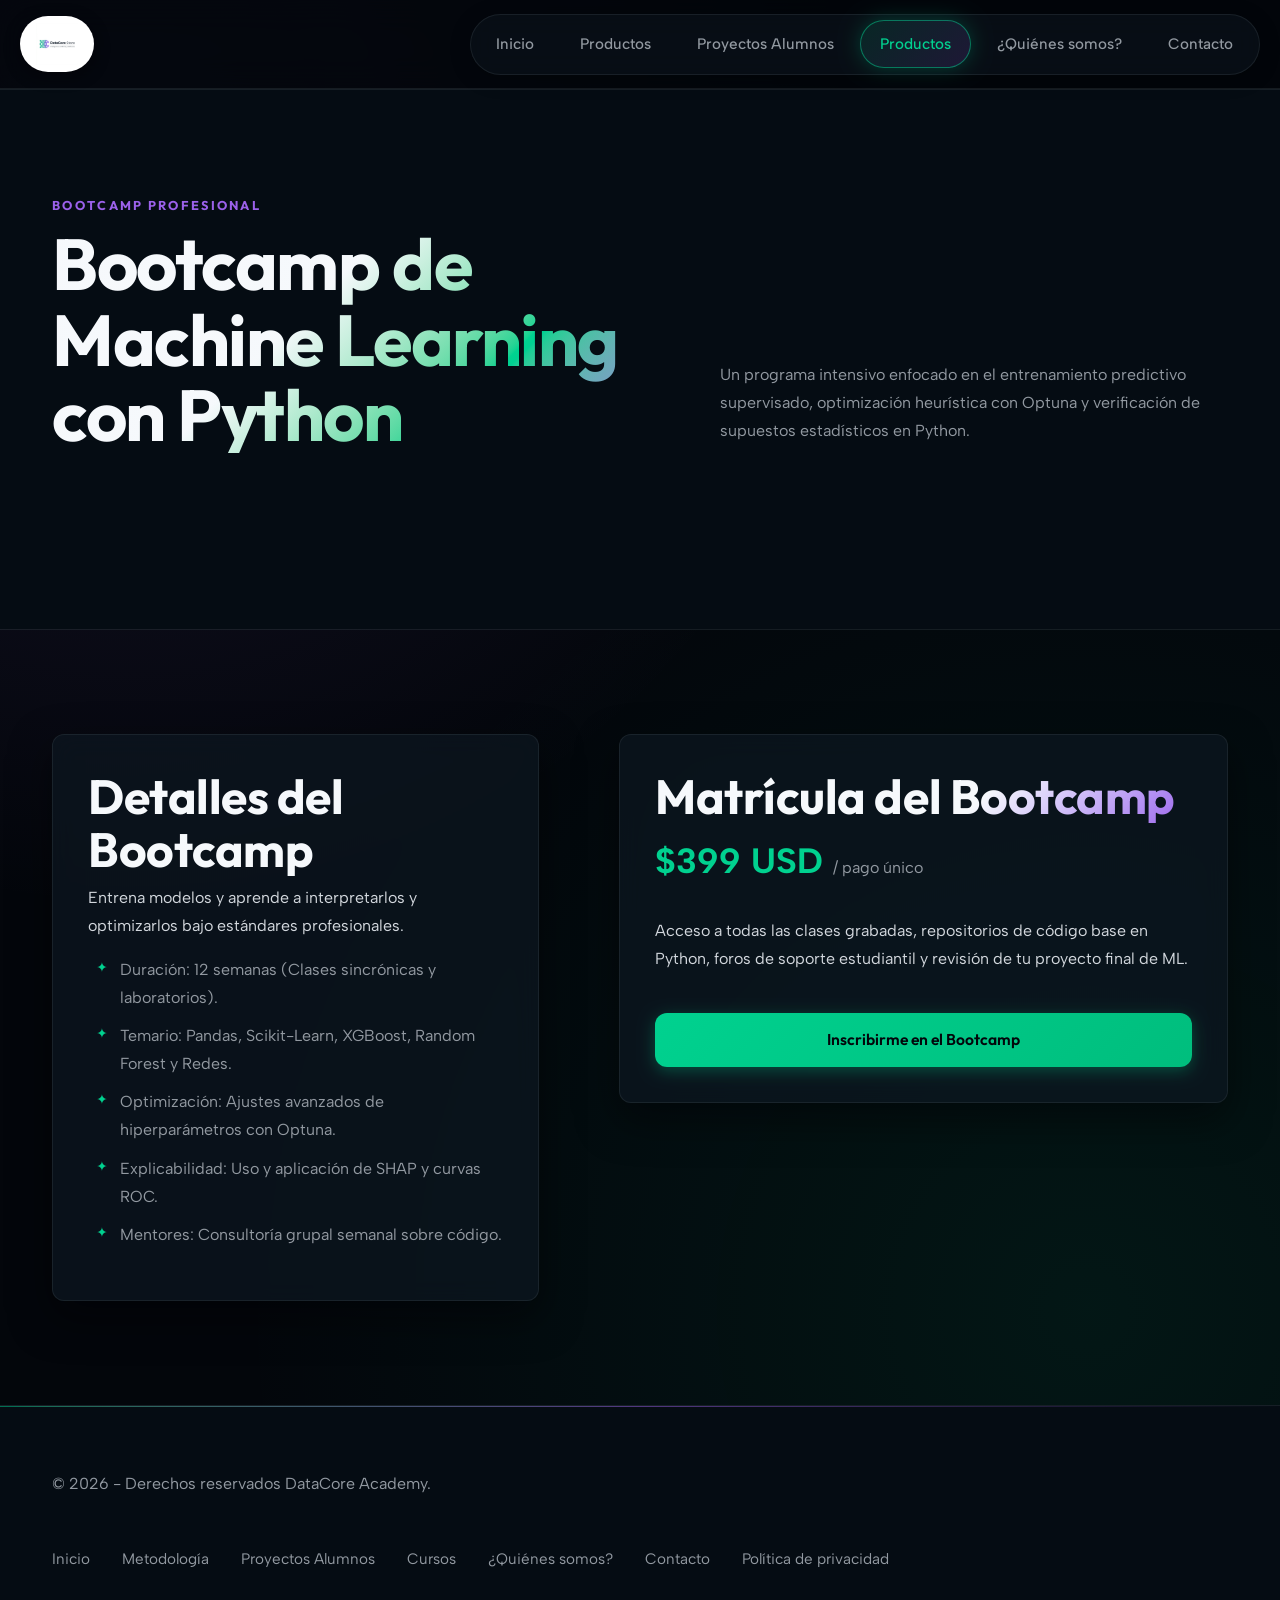
<file: Agentias_Vault/Pagina_Web/pagina-ventas/productos/producto-2/index.html>
﻿<!doctype html>
<html lang="es">
  <head>
    <!-- Google Tag Manager -->
    <!-- prettier-ignore -->
    <script>(function(w,d,s,l,i){w[l]=w[l]||[];w[l].push({'gtm.start':
    new Date().getTime(),event:'gtm.js'});var f=d.getElementsByTagName(s)[0],
    j=d.createElement(s),dl=l!='dataLayer'?'&l='+l:'';j.async=true;j.src=
    'https://www.googletagmanager.com/gtm.js?id='+i+dl;f.parentNode.insertBefore(j,f);
    })(window,document,'script','dataLayer','GTM-XXXXXXX');</script>
    <!-- End Google Tag Manager -->
    <meta charset="UTF-8" />
    <meta name="viewport" content="width=device-width, initial-scale=1.0" />
    <title>Bootcamp de Machine Learning | DataCore Academy</title>
    <link rel="preconnect" href="https://fonts.googleapis.com" />
    <link rel="preconnect" href="https://fonts.gstatic.com" crossorigin />
    <link
      href="https://fonts.googleapis.com/css2?family=Albert+Sans:wght@300;400;500;600;700&family=Outfit:wght@300;400;500;600;700;800&display=swap"
      rel="stylesheet"
    />
    <link
      rel="icon"
      type="image/png"
      href="../../logos/logo_ventas.png"
    />
    <link rel="stylesheet" href="../../assets/css/styles.css" />
  </head>
  <body>
    <!-- Google Tag Manager (noscript) -->
    <!-- prettier-ignore -->
    <noscript><iframe src="https://www.googletagmanager.com/ns.html?id=GTM-XXXXXXX"
    height="0" width="0" style="display:none;visibility:hidden"></iframe></noscript>
    <!-- End Google Tag Manager (noscript) -->
    <header class="topbar">
      <div class="container topbar__content">
        <div class="brand">
          <span class="brand__logo" aria-hidden="true">
            <img
              src="../../logos/logo_ventas_slogan.png"
              alt=""
              width="282"
              height="100"
            />
          </span>
        </div>
        <nav class="nav" aria-label="Navegación principal">
          <button
            class="nav__toggle"
            aria-expanded="false"
            aria-controls="menu"
          >
            <span class="sr-only">Abrir menú</span>
            ☰
          </button>
          <div class="nav__wrap">
            <ul id="menu" class="nav__list">
              <li><a class="nav__link" href="../../">Inicio</a></li>
              <li class="nav__item nav__item--has-submenu">
                <a
                  class="nav__link"
                  href="../../productos/"
                  aria-haspopup="true"
                  >Productos</a
                >
                <ul class="nav__submenu" aria-label="Subsecciones de Cursos">
                  <li>
                    <a
                      class="nav__submenu-link"
                      href="../../funciones/#que-hacemos"
                      >Pilares</a
                    >
                  </li>
                  <li>
                    <a class="nav__submenu-link" href="../../funciones/#proceso"
                      >Ruta de Aprendizaje</a
                    >
                  </li>
                </ul>
              </li>
              <li>
                <a class="nav__link" href="../../portafolio/">Proyectos Alumnos</a>
              </li>
              <li class="nav__item nav__item--has-submenu">
                <a class="nav__link is-active" href="../" aria-haspopup="true"
                  >Productos</a
                >
                <ul class="nav__submenu" aria-label="Subsecciones de Cursos">
                  <li>
                    <a class="nav__submenu-link" href="../producto-1/"
                      >Producto 1</a
                    >
                  </li>
                  <li>
                    <a class="nav__submenu-link" href="../producto-2/"
                      >Producto 2</a
                    >
                  </li>
                  <li>
                    <a class="nav__submenu-link" href="../producto-3/"
                      >Producto 3</a
                    >
                  </li>
                </ul>
              </li>
              <li>
                <a class="nav__link" href="../../quienes-somos/"
                  >¿Quiénes somos?</a
                >
              </li>
              <li><a class="nav__link" href="../../contacto/">Contacto</a></li>
            </ul>
          </div>
        </nav>
      </div>
    </header>

            <main>
      <section class="section page-header section--muted">
        <div class="container section__header">
          <div>
            <p class="eyebrow">Bootcamp Profesional</p>
            <h1>Bootcamp de Machine Learning con Python</h1>
          </div>
          <p class="muted">
            Un programa intensivo enfocado en el entrenamiento predictivo supervisado, optimización heurística con Optuna y verificación de supuestos estadísticos en Python.
          </p>
        </div>
      </section>

      <section class="section">
        <div class="container contact">
          <div class="card">
            <h2>Detalles del Bootcamp</h2>
            <p>
              Entrena modelos y aprende a interpretarlos y optimizarlos bajo estándares profesionales.
            </p>
            <ul class="list">
              <li>Duración: 12 semanas (Clases sincrónicas y laboratorios).</li>
              <li>Temario: Pandas, Scikit-Learn, XGBoost, Random Forest y Redes.</li>
              <li>Optimización: Ajustes avanzados de hiperparámetros con Optuna.</li>
              <li>Explicabilidad: Uso y aplicación de SHAP y curvas ROC.</li>
              <li>Mentores: Consultoría grupal semanal sobre código.</li>
            </ul>
          </div>
          <div class="card">
            <h2>Matrícula del Bootcamp</h2>
            <p class="lead" style="font-size: 2.2rem; color: var(--accent); font-weight: 700; margin-bottom: 1.5rem;">$399 USD <span style="font-size: 1rem; color: var(--muted); font-weight: 400;">/ pago único</span></p>
            <p>Acceso a todas las clases grabadas, repositorios de código base en Python, foros de soporte estudiantil y revisión de tu proyecto final de ML.</p>
            <a class="btn btn--primary" href="../../contacto/" style="width: 100%; margin-top: 1.5rem;">Inscribirme en el Bootcamp</a>
          </div>
        </div>
      </section>
    </main>

    <footer class="footer">
      <div class="container footer__content">
        <p class="muted">© 2026 - Derechos reservados DataCore Academy.</p>
        <div class="footer__links">
          <a href="../../">Inicio</a>
          <a href="../../funciones/">Metodología</a>
          <a href="../../portafolio/">Proyectos Alumnos</a>
          <a href="../">Cursos</a>
          <a href="../../quienes-somos/">¿Quiénes somos?</a>
          <a href="../../contacto/">Contacto</a>
          <a href="../../politica-privacidad/">Política de privacidad</a>
        </div>
      </div>
    </footer>

    <script src="../../assets/js/main.js"></script>
  </body>
</html>
</file>
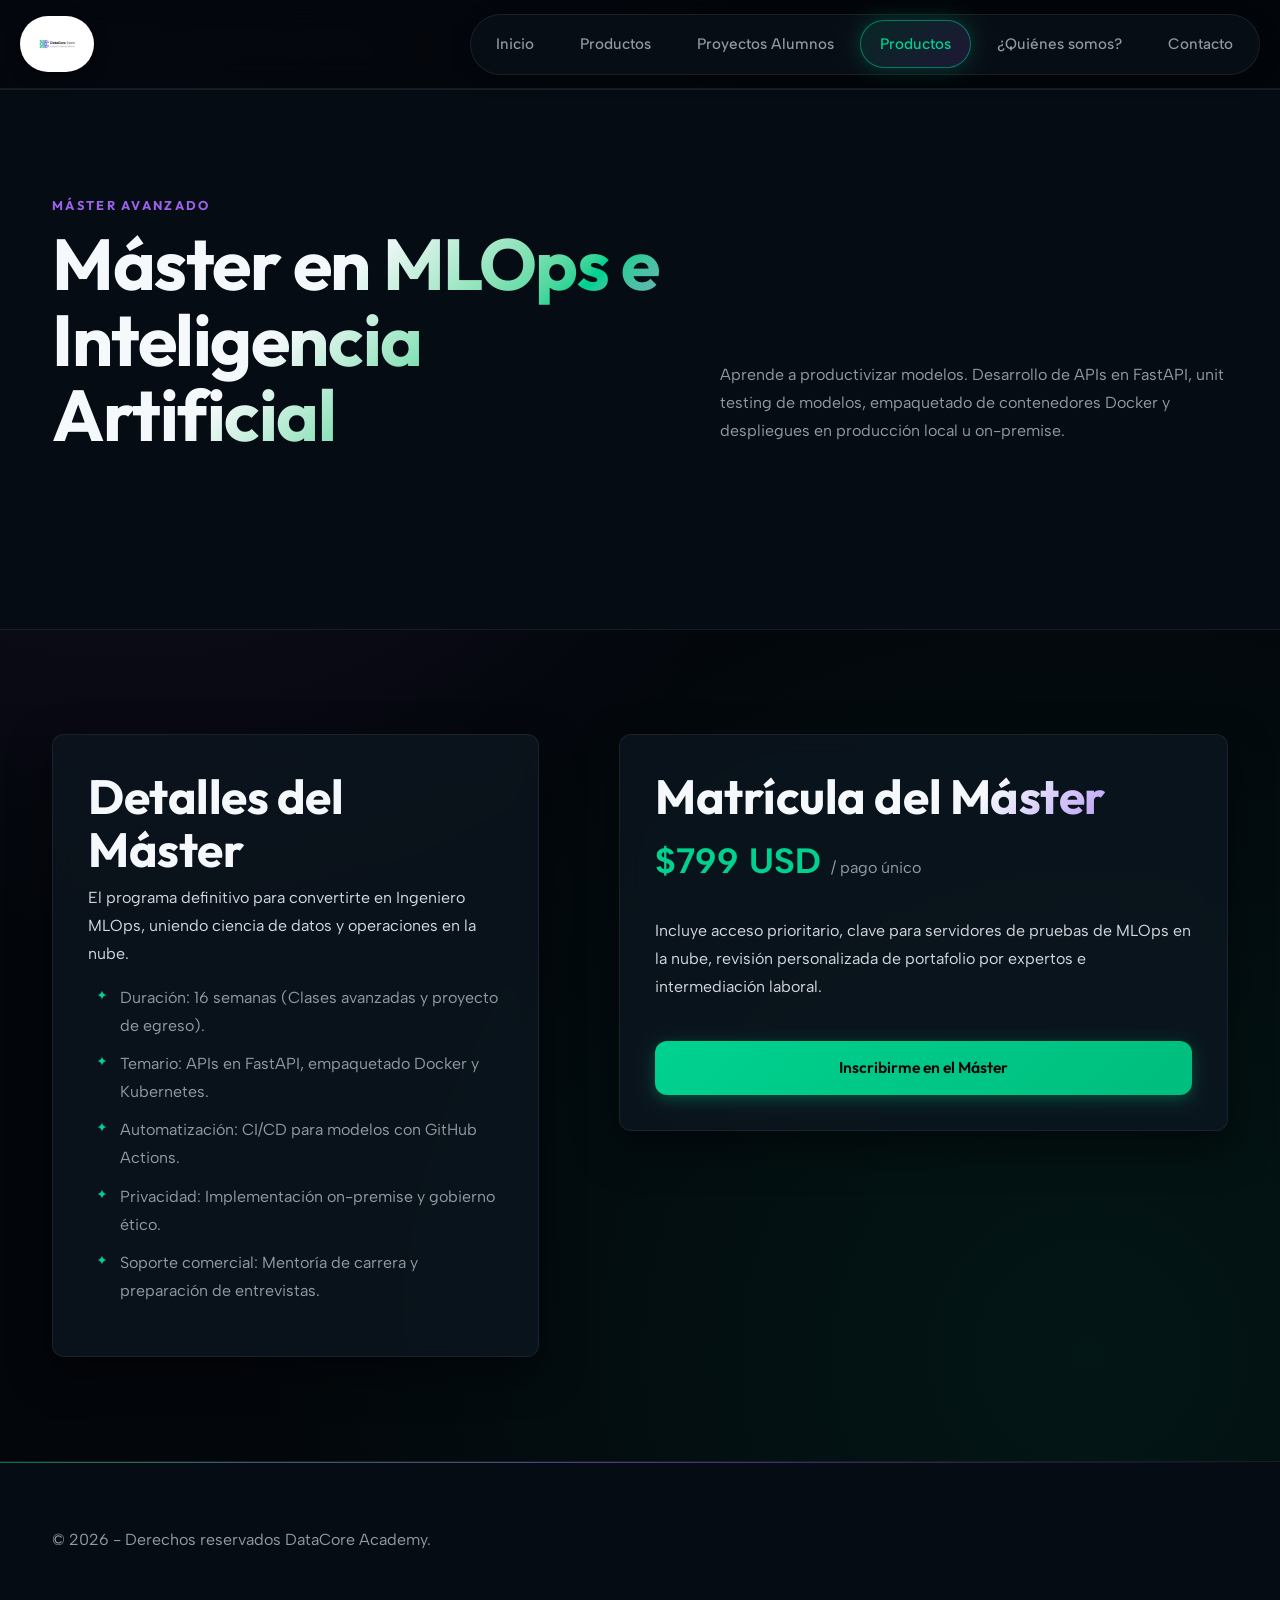
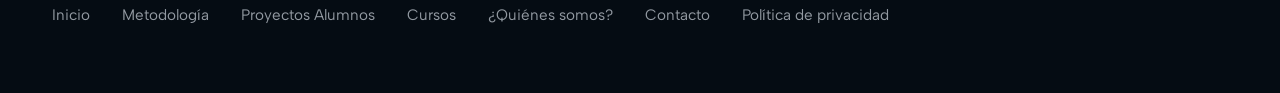
<file: Agentias_Vault/Pagina_Web/pagina-ventas/productos/producto-3/index.html>
﻿<!doctype html>
<html lang="es">
  <head>
    <!-- Google Tag Manager -->
    <!-- prettier-ignore -->
    <script>(function(w,d,s,l,i){w[l]=w[l]||[];w[l].push({'gtm.start':
    new Date().getTime(),event:'gtm.js'});var f=d.getElementsByTagName(s)[0],
    j=d.createElement(s),dl=l!='dataLayer'?'&l='+l:'';j.async=true;j.src=
    'https://www.googletagmanager.com/gtm.js?id='+i+dl;f.parentNode.insertBefore(j,f);
    })(window,document,'script','dataLayer','GTM-XXXXXXX');</script>
    <!-- End Google Tag Manager -->
    <meta charset="UTF-8" />
    <meta name="viewport" content="width=device-width, initial-scale=1.0" />
    <title>Máster en MLOps e IA | DataCore Academy</title>
    <link rel="preconnect" href="https://fonts.googleapis.com" />
    <link rel="preconnect" href="https://fonts.gstatic.com" crossorigin />
    <link
      href="https://fonts.googleapis.com/css2?family=Albert+Sans:wght@300;400;500;600;700&family=Outfit:wght@300;400;500;600;700;800&display=swap"
      rel="stylesheet"
    />
    <link
      rel="icon"
      type="image/png"
      href="../../logos/logo_ventas.png"
    />
    <link rel="stylesheet" href="../../assets/css/styles.css" />
  </head>
  <body>
    <!-- Google Tag Manager (noscript) -->
    <!-- prettier-ignore -->
    <noscript><iframe src="https://www.googletagmanager.com/ns.html?id=GTM-XXXXXXX"
    height="0" width="0" style="display:none;visibility:hidden"></iframe></noscript>
    <!-- End Google Tag Manager (noscript) -->
    <header class="topbar">
      <div class="container topbar__content">
        <div class="brand">
          <span class="brand__logo" aria-hidden="true">
            <img
              src="../../logos/logo_ventas_slogan.png"
              alt=""
              width="282"
              height="100"
            />
          </span>
        </div>
        <nav class="nav" aria-label="Navegación principal">
          <button
            class="nav__toggle"
            aria-expanded="false"
            aria-controls="menu"
          >
            <span class="sr-only">Abrir menú</span>
            ☰
          </button>
          <div class="nav__wrap">
            <ul id="menu" class="nav__list">
              <li><a class="nav__link" href="../../">Inicio</a></li>
              <li class="nav__item nav__item--has-submenu">
                <a
                  class="nav__link"
                  href="../../productos/"
                  aria-haspopup="true"
                  >Productos</a
                >
                <ul class="nav__submenu" aria-label="Subsecciones de Cursos">
                  <li>
                    <a
                      class="nav__submenu-link"
                      href="../../funciones/#que-hacemos"
                      >Pilares</a
                    >
                  </li>
                  <li>
                    <a class="nav__submenu-link" href="../../funciones/#proceso"
                      >Ruta de Aprendizaje</a
                    >
                  </li>
                </ul>
              </li>
              <li>
                <a class="nav__link" href="../../portafolio/">Proyectos Alumnos</a>
              </li>
              <li class="nav__item nav__item--has-submenu">
                <a class="nav__link is-active" href="../" aria-haspopup="true"
                  >Productos</a
                >
                <ul class="nav__submenu" aria-label="Subsecciones de Cursos">
                  <li>
                    <a class="nav__submenu-link" href="../producto-1/"
                      >Producto 1</a
                    >
                  </li>
                  <li>
                    <a class="nav__submenu-link" href="../producto-2/"
                      >Producto 2</a
                    >
                  </li>
                  <li>
                    <a class="nav__submenu-link" href="../producto-3/"
                      >Producto 3</a
                    >
                  </li>
                </ul>
              </li>
              <li>
                <a class="nav__link" href="../../quienes-somos/"
                  >¿Quiénes somos?</a
                >
              </li>
              <li><a class="nav__link" href="../../contacto/">Contacto</a></li>
            </ul>
          </div>
        </nav>
      </div>
    </header>

            <main>
      <section class="section page-header section--muted">
        <div class="container section__header">
          <div>
            <p class="eyebrow">Máster Avanzado</p>
            <h1>Máster en MLOps e Inteligencia Artificial</h1>
          </div>
          <p class="muted">
            Aprende a productivizar modelos. Desarrollo de APIs en FastAPI, unit testing de modelos, empaquetado de contenedores Docker y despliegues en producción local u on-premise.
          </p>
        </div>
      </section>

      <section class="section">
        <div class="container contact">
          <div class="card">
            <h2>Detalles del Máster</h2>
            <p>
              El programa definitivo para convertirte en Ingeniero MLOps, uniendo ciencia de datos y operaciones en la nube.
            </p>
            <ul class="list">
              <li>Duración: 16 semanas (Clases avanzadas y proyecto de egreso).</li>
              <li>Temario: APIs en FastAPI, empaquetado Docker y Kubernetes.</li>
              <li>Automatización: CI/CD para modelos con GitHub Actions.</li>
              <li>Privacidad: Implementación on-premise y gobierno ético.</li>
              <li>Soporte comercial: Mentoría de carrera y preparación de entrevistas.</li>
            </ul>
          </div>
          <div class="card">
            <h2>Matrícula del Máster</h2>
            <p class="lead" style="font-size: 2.2rem; color: var(--accent); font-weight: 700; margin-bottom: 1.5rem;">$799 USD <span style="font-size: 1rem; color: var(--muted); font-weight: 400;">/ pago único</span></p>
            <p>Incluye acceso prioritario, clave para servidores de pruebas de MLOps en la nube, revisión personalizada de portafolio por expertos e intermediación laboral.</p>
            <a class="btn btn--primary" href="../../contacto/" style="width: 100%; margin-top: 1.5rem;">Inscribirme en el Máster</a>
          </div>
        </div>
      </section>
    </main>

    <footer class="footer">
      <div class="container footer__content">
        <p class="muted">© 2026 - Derechos reservados DataCore Academy.</p>
        <div class="footer__links">
          <a href="../../">Inicio</a>
          <a href="../../funciones/">Metodología</a>
          <a href="../../portafolio/">Proyectos Alumnos</a>
          <a href="../">Cursos</a>
          <a href="../../quienes-somos/">¿Quiénes somos?</a>
          <a href="../../contacto/">Contacto</a>
          <a href="../../politica-privacidad/">Política de privacidad</a>
        </div>
      </div>
    </footer>

    <script src="../../assets/js/main.js"></script>
  </body>
</html>
</file>
<file: Agentias_Vault/Dashboard/style.css>
/* --- SISTEMA DE DISEÑO --- */
:root {
    /* Por defecto: Cactus Oscuro */
    --bg-color: #13161c;
    --card-bg: #1a2022;
    --border-color: #3a4446;
    --text-primary: #f0f3f5;
    --text-secondary: #a6b1ba;
    
    --primary-color: #84b082;
    --primary-glow: rgba(132, 176, 130, 0.4);
    --accent-color: #c8b6ff;
    --accent-glow: rgba(200, 182, 255, 0.3);
    
    --success-color: #10b981;
    --error-color: #ef4444;
    --info-color: #f59e0b;
    
    --input-bg: rgba(0, 0, 0, 0.3);
    --input-text: #f0f3f5;
    --checkbox-bg: rgba(0, 0, 0, 0.2);
    --checkbox-active-bg: rgba(132, 176, 130, 0.12);
    --shadow-color: rgba(0, 0, 0, 0.4);
    --header-gradient: linear-gradient(135deg, #ffffff 0%, #84b082 100%);
    --prompt-bg: #0d0f12;
    --prompt-text: #84b082;
    
    --font-sans: 'Outfit', sans-serif;
    --font-mono: 'Source Code Pro', monospace;
    
    --border-radius: 40px 15px 45px 20px;
    --transition-smooth: all 0.3s cubic-bezier(0.16, 1, 0.3, 1);
}

/* --- RESET Y BASE --- */
* {
    box-sizing: border-box;
    margin: 0;
    padding: 0;
}

body {
    background-color: var(--bg-color);
    color: var(--text-primary);
    font-family: var(--font-sans);
    line-height: 1.5;
    min-height: 100vh;
    padding: 2rem;
    overflow-x: hidden;
    position: relative;
    transition: background-color 0.5s ease, color 0.3s ease;
}

/* Decoraciones de fondo */
.background-decor {
    position: fixed;
    top: 0;
    left: 0;
    width: 100%;
    height: 100%;
    z-index: -1;
    overflow: hidden;
    pointer-events: none;
}

.glow-sphere {
    position: absolute;
    border-radius: 50%;
    filter: blur(120px);
    opacity: 0.25;
}

.sphere-1 {
    width: 500px;
    height: 500px;
    background: radial-gradient(circle, var(--primary-color) 0%, transparent 70%);
    top: -10%;
    right: -5%;
}

.sphere-2 {
    width: 600px;
    height: 600px;
    background: radial-gradient(circle, var(--accent-color) 0%, transparent 70%);
    bottom: -20%;
    left: -10%;
}

/* --- CONTENEDOR PRINCIPAL --- */
.dashboard-container {
    max-width: 1560px;
    margin: 0 auto;
    width: 100%;
}

.dashboard-header {
    margin-bottom: 2.5rem;
    text-align: center;
}

.dashboard-logo-container {
    margin-bottom: 1rem;
    display: flex;
    justify-content: center;
}

.dashboard-logo {
    width: 80px;
    height: 80px;
    object-fit: contain;
    border-radius: 50%;
    border: 2px dashed var(--border-color);
    padding: 4px;
    background: var(--card-bg);
    box-shadow: 0 4px 15px var(--shadow-color);
    transition: var(--transition-smooth);
}

.dashboard-logo:hover {
    transform: rotate(15deg) scale(1.05);
    border-color: var(--primary-color);
    box-shadow: 0 6px 20px var(--primary-glow);
}

/* --- SELECTOR DE TEMA --- */
.theme-selector-container {
    display: inline-flex;
    background: var(--checkbox-bg);
    border: 1.5px dashed var(--border-color);
    border-radius: 30px;
    padding: 0.25rem;
    margin-bottom: 1.5rem;
    box-shadow: 0 4px 10px rgba(0, 0, 0, 0.05);
}

.theme-toggle-btn {
    font-family: var(--font-sans);
    font-size: 0.8rem;
    font-weight: 600;
    padding: 0.45rem 1.25rem;
    border-radius: 20px;
    border: none;
    background: transparent;
    color: var(--text-secondary);
    cursor: pointer;
    transition: var(--transition-smooth);
}

.theme-toggle-btn.active {
    background: var(--primary-color);
    color: var(--bg-color);
}

.dashboard-header h1 {
    font-size: 2.5rem;
    font-weight: 700;
    letter-spacing: -0.03em;
    background: var(--header-gradient);
    -webkit-background-clip: text;
    -webkit-text-fill-color: transparent;
    margin-bottom: 0.5rem;
}

.dashboard-header p {
    color: var(--text-secondary);
    font-size: 1.1rem;
}

.grid-layout {
    display: grid;
    grid-template-columns: 1.2fr 1fr;
    gap: 2rem;
    align-items: start;
}

@media (max-width: 1024px) {
    .grid-layout {
        grid-template-columns: 1fr;
    }
}

/* --- ESTILO DE TARJETAS (BIO-TECH ORGANIC) --- */
.card {
    background: var(--card-bg);
    border: 2.5px dashed var(--border-color);
    border-radius: var(--border-radius);
    padding: 2rem;
    box-shadow: 0 10px 30px var(--shadow-color);
    backdrop-filter: blur(16px);
    -webkit-backdrop-filter: blur(16px);
    transition: var(--transition-smooth);
}

.section-title {
    font-size: 1.4rem;
    font-weight: 600;
    margin-bottom: 1.5rem;
    border-bottom: 2px dashed var(--border-color);
    padding-bottom: 0.75rem;
    color: var(--text-primary);
}

/* --- FORMULARIO Y CONTROLES --- */
.form-group {
    margin-bottom: 1.25rem;
}

.form-row {
    display: grid;
    grid-template-columns: 1fr 1fr;
    gap: 1.25rem;
}

@media (max-width: 640px) {
    .form-row {
        grid-template-columns: 1fr;
    }
}

label {
    display: block;
    font-size: 0.9rem;
    font-weight: 600;
    margin-bottom: 0.5rem;
    color: var(--text-secondary);
}

input[type="text"],
select,
textarea {
    width: 100%;
    background: var(--input-bg);
    border: 1.5px solid var(--border-color);
    border-radius: 16px;
    padding: 0.75rem 1rem;
    color: var(--input-text);
    font-family: var(--font-sans);
    font-size: 0.95rem;
    transition: var(--transition-smooth);
}

input[type="text"]:focus,
select:focus,
textarea:focus {
    outline: none;
    border-color: var(--primary-color);
    box-shadow: 0 0 0 3px var(--primary-glow);
    background: var(--card-bg);
}

textarea {
    resize: vertical;
}

/* --- CHECKBOX GRID --- */
.checkbox-grid {
    display: grid;
    grid-template-columns: repeat(auto-fill, minmax(220px, 1fr));
    gap: 1rem;
    margin-top: 0.5rem;
}

.checkbox-wrapper {
    position: relative;
    display: flex;
    align-items: flex-start;
    background: var(--checkbox-bg);
    border: 1.5px dashed var(--border-color);
    border-radius: 15px 30px;
    padding: 0.75rem 1rem;
    cursor: pointer;
    transition: var(--transition-smooth);
}

.checkbox-wrapper:hover {
    border-color: var(--primary-color);
    background: var(--card-bg);
}

.checkbox-wrapper input[type="checkbox"] {
    position: absolute;
    opacity: 0;
    cursor: pointer;
    height: 0;
    width: 0;
}

.checkbox-wrapper label {
    display: flex;
    flex-direction: column;
    margin-bottom: 0;
    cursor: pointer;
    padding-left: 1.75rem;
    position: relative;
    user-select: none;
}

/* Indicador personalizado del checkbox */
.checkbox-wrapper label::before {
    content: '';
    position: absolute;
    left: 0;
    top: 2px;
    height: 18px;
    width: 18px;
    background: var(--input-bg);
    border: 1.5px solid var(--border-color);
    border-radius: 6px;
    transition: var(--transition-smooth);
}

.checkbox-wrapper input[type="checkbox"]:checked ~ label::before {
    background-color: var(--primary-color);
    border-color: var(--primary-color);
}

.checkbox-wrapper label::after {
    content: '';
    position: absolute;
    left: 6px;
    top: 5px;
    width: 4px;
    height: 9px;
    border: solid #ffffff;
    border-width: 0 2px 2px 0;
    transform: rotate(45deg) scale(0);
    transition: var(--transition-smooth);
}

.checkbox-wrapper input[type="checkbox"]:checked ~ label::after {
    transform: rotate(45deg) scale(1);
}

.checkbox-wrapper label strong {
    font-size: 0.95rem;
    font-weight: 600;
    color: var(--text-primary);
}

.checkbox-wrapper label span {
    font-size: 0.75rem;
    color: var(--text-secondary);
    margin-top: 0.2rem;
}

/* Efecto cuando está seleccionado */
.checkbox-wrapper:has(input[type="checkbox"]:checked) {
    border-color: var(--primary-color);
    background: var(--checkbox-active-bg);
    box-shadow: 0 0 10px var(--primary-glow);
}

/* Agente estadístico bloqueado activo */
.checkbox-wrapper.active-locked {
    border-color: var(--primary-color);
    background: var(--checkbox-active-bg);
    cursor: not-allowed;
}
.checkbox-wrapper.active-locked label::before {
    background-color: var(--primary-color);
    border-color: var(--primary-color);
}
.checkbox-wrapper.active-locked label::after {
    transform: rotate(45deg) scale(1);
}

/* --- SECCIONES CONDICIONALES --- */
.conditional-section {
    border-top: 1px solid var(--border-color);
    padding-top: 1.25rem;
    margin-top: 1.5rem;
}

.checkbox-wrapper.simple-check {
    border: none;
    background: transparent;
    padding: 0;
}
.checkbox-wrapper.simple-check label {
    padding-left: 2rem;
}
.checkbox-wrapper.simple-check label::before {
    top: 3px;
}
.checkbox-wrapper.simple-check label::after {
    top: 6px;
    left: 6px;
}
.checkbox-wrapper.simple-check:hover {
    background: transparent;
}

.conditional-fields {
    max-height: 0;
    overflow: hidden;
    opacity: 0;
    transition: all 0.4s cubic-bezier(0.16, 1, 0.3, 1);
    margin-top: 0;
}

.conditional-fields.show {
    max-height: 200px;
    opacity: 1;
    margin-top: 1rem;
}

/* --- BOTONES --- */
.button-group {
    display: flex;
    gap: 1rem;
    margin-top: 2rem;
}

.btn {
    font-family: var(--font-sans);
    font-size: 0.95rem;
    font-weight: 600;
    padding: 0.85rem 1.75rem;
    border-radius: 8px;
    border: none;
    cursor: pointer;
    transition: var(--transition-smooth);
}

.btn-primary {
    background: var(--primary-color);
    color: var(--bg-color);
    box-shadow: 0 4px 15px var(--primary-glow);
    border-radius: 15px 30px;
}

.btn-primary:hover {
    transform: translateY(-2px);
    box-shadow: 0 6px 20px var(--primary-glow);
}

.btn-secondary {
    background: var(--checkbox-bg);
    color: var(--text-primary);
    border: 1.5px dashed var(--border-color);
    border-radius: 15px 30px;
}

.btn-secondary:hover {
    background: var(--card-bg);
    border-color: var(--primary-color);
}

.btn-tiny {
    font-size: 0.75rem;
    padding: 0.35rem 0.75rem;
    border-radius: 20px;
    background: var(--checkbox-bg);
    border: 1.5px dashed var(--border-color);
    color: var(--text-primary);
}

.btn-tiny:hover {
    background: var(--card-bg);
    border-color: var(--primary-color);
}

/* --- SECCIÓN DE SALIDA --- */
.notification {
    border-radius: 15px 30px;
    padding: 1rem;
    font-size: 0.9rem;
    margin-bottom: 1.5rem;
    border: 1.5px dashed var(--border-color);
}

.notification.info {
    background: var(--checkbox-bg);
    border-color: var(--border-color);
    color: var(--text-primary);
}

.notification.success {
    background: rgba(16, 185, 129, 0.08);
    border-color: rgba(16, 185, 129, 0.2);
    color: var(--success-color);
}

.notification.error {
    background: rgba(239, 68, 68, 0.08);
    border-color: rgba(239, 68, 68, 0.2);
    color: var(--error-color);
}

.prompt-box-wrapper {
    background: var(--prompt-bg);
    border: 2px dashed var(--border-color);
    border-radius: 20px 10px 20px 10px;
    overflow: hidden;
    margin-bottom: 1.5rem;
}

.prompt-header {
    background: rgba(0, 0, 0, 0.02);
    border-bottom: 2px dashed var(--border-color);
    padding: 0.75rem 1rem;
    display: flex;
    justify-content: space-between;
    align-items: center;
    font-size: 0.85rem;
    font-weight: 600;
    color: var(--text-primary);
}

.prompt-code {
    padding: 1.25rem;
    font-family: var(--font-mono);
    font-size: 0.85rem;
    color: var(--prompt-text);
    overflow-x: auto;
    white-space: pre-wrap;
    max-height: 350px;
    overflow-y: auto;
}

.explanation-notes {
    border-top: 2px dashed var(--border-color);
    padding-top: 1.25rem;
    margin-top: 1.5rem;
}

.explanation-notes h3 {
    font-size: 1rem;
    font-weight: 700;
    margin-bottom: 0.5rem;
    color: var(--text-primary);
}

.explanation-notes p {
    font-size: 0.85rem;
    color: var(--text-secondary);
    line-height: 1.6;
}

/* --- ANIMACIONES --- */
@keyframes fadeIn {
    from { opacity: 0; }
    to { opacity: 1; }
}

@keyframes slideUp {
    from {
        opacity: 0;
        transform: translateY(20px);
    }
    to {
        opacity: 1;
        transform: translateY(0);
    }
}

.animate-fade-in {
    animation: fadeIn 0.8s ease-out;
}

.animate-slide-up {
    animation: slideUp 0.8s cubic-bezier(0.16, 1, 0.3, 1) forwards;
}

.animate-slide-up-delayed {
    opacity: 0;
    animation: slideUp 0.8s cubic-bezier(0.16, 1, 0.3, 1) forwards;
    animation-delay: 0.2s;
}

/* --- FOOTER DE AUTOR --- */
.dashboard-footer {
    margin-top: 4rem;
    text-align: center;
    font-size: 0.85rem;
    color: var(--text-secondary);
    border-top: 2px dashed var(--border-color);
    padding-top: 2rem;
    padding-bottom: 2rem;
}

.dashboard-footer p {
    margin-bottom: 0.75rem;
}

.dashboard-footer strong {
    color: var(--text-primary);
}

.dashboard-footer-links {
    display: flex;
    justify-content: center;
    gap: 1.5rem;
}

.dashboard-footer-links a {
    color: var(--primary-color);
    text-decoration: none;
    font-weight: 500;
    transition: var(--transition-smooth);
}

.dashboard-footer-links a:hover {
    color: var(--accent-color);
    transform: translateY(-1px);
}

.dashboard-footer-donate {
    margin-top: 1.25rem;
    padding-top: 1.25rem;
    border-top: 1.5px dashed var(--border-color);
}

.dashboard-footer-donate p {
    font-size: 0.9rem;
    font-weight: 600;
    color: var(--text-primary);
    margin-bottom: 0.75rem;
}

.donate-btn {
    display: inline-flex;
    align-items: center;
    gap: 0.35rem;
    padding: 0.5rem 1.25rem;
    border-radius: 12px;
    font-weight: 700;
    font-size: 0.85rem;
    text-decoration: none;
    transition: var(--transition-smooth);
}

.donate-kofi {
    background: rgba(255, 94, 91, 0.1);
    color: #ff5e5b;
    border: 1.5px solid rgba(255, 94, 91, 0.25);
}

.donate-kofi:hover {
    background: rgba(255, 94, 91, 0.18);
    border-color: #ff5e5b;
    transform: translateY(-2px);
    color: #ff5e5b;
}

.donate-github {
    background: rgba(219, 97, 162, 0.1);
    color: #db61a2;
    border: 1.5px solid rgba(219, 97, 162, 0.25);
}

.donate-github:hover {
    background: rgba(219, 97, 162, 0.18);
    border-color: #db61a2;
    transform: translateY(-2px);
    color: #db61a2;
}

/* --- CAMPO CON BOTÓN INTEGRADO --- */
.input-with-btn {
    display: flex;
    gap: 0.5rem;
}

.btn-input-action {
    font-family: var(--font-sans);
    font-size: 0.85rem;
    font-weight: 700;
    padding: 0.75rem 1.25rem;
    border-radius: 16px;
    border: 1.5px dashed var(--border-color);
    background: var(--checkbox-bg);
    color: var(--text-primary);
    cursor: pointer;
    transition: var(--transition-smooth);
    white-space: nowrap;
}

.btn-input-action:hover {
    background: var(--card-bg);
    border-color: var(--primary-color);
}

/* --- ESTILOS DE CATEGORÍAS DE AGENTES --- */
.agent-category-group {
    margin-bottom: 1.5rem;
    background: rgba(0, 0, 0, 0.015);
    border: 1.5px dashed var(--border-color);
    border-radius: 15px 30px;
    padding: 1.25rem;
    transition: var(--transition-smooth);
}

.agent-category-group:hover {
    background: rgba(0, 0, 0, 0.03);
    border-color: var(--primary-color);
}

.category-group-title {
    font-size: 0.95rem;
    font-weight: 700;
    color: var(--primary-color);
    margin-bottom: 0.75rem;
    padding-left: 0.25rem;
    display: flex;
    align-items: center;
    text-transform: uppercase;
    letter-spacing: 0.03em;
}

.category-group-title::before {
    content: '';
    display: inline-block;
    width: 6px;
    height: 6px;
    background-color: var(--accent-color);
    border-radius: 50%;
    margin-right: 0.5rem;
    box-shadow: 0 0 6px var(--accent-glow);
}

/* --- MULTIPLE LANGUAGES SELECTION --- */
.languages-selection-container {
    display: grid;
    grid-template-columns: repeat(auto-fit, minmax(200px, 1fr));
    gap: 1.25rem;
    margin-top: 0.5rem;
    margin-bottom: 0.5rem;
}

.lang-selection-item {
    display: flex;
    flex-direction: column;
    gap: 0.5rem;
}

.lang-format-group {
    background: rgba(0, 0, 0, 0.015);
    border: 1.5px dashed var(--border-color);
    border-radius: 12px;
    padding: 0.75rem;
    transition: var(--transition-smooth);
}

.lang-format-group label {
    font-size: 0.75rem !important;
    text-transform: uppercase;
    letter-spacing: 0.05em;
    color: var(--text-secondary);
    margin-bottom: 0.25rem;
}

.lang-format-select {
    padding: 0.45rem 0.75rem !important;
    font-size: 0.85rem !important;
    border-radius: 8px !important;
}

/* --- MODAL DE BIENVENIDA --- */
.modal-overlay {
    position: fixed;
    top: 0;
    left: 0;
    width: 100%;
    height: 100%;
    background: rgba(0, 0, 0, 0.45);
    backdrop-filter: blur(8px);
    display: flex;
    justify-content: center;
    align-items: center;
    z-index: 1000;
    opacity: 0;
    visibility: hidden;
    transition: opacity 0.4s ease, visibility 0.4s ease;
}

.modal-overlay.active {
    opacity: 1;
    visibility: visible;
}

.modal-container {
    background: var(--card-bg);
    border: 2.5px dashed var(--border-color);
    border-radius: 20px 40px;
    padding: 2.25rem;
    max-width: 820px;
    width: 92%;
    box-shadow: 0 20px 50px rgba(0, 0, 0, 0.15);
    transform: scale(0.9);
    transition: transform 0.4s cubic-bezier(0.16, 1, 0.3, 1);
}

.modal-overlay.active .modal-container {
    transform: scale(1);
}

.modal-title {
    font-size: 1.5rem;
    font-weight: 800;
    color: var(--primary-color);
    margin-bottom: 1.5rem;
    text-align: center;
    display: flex;
    justify-content: center;
    align-items: center;
    gap: 0.5rem;
}

.modal-steps {
    display: grid;
    grid-template-columns: repeat(3, 1fr);
    gap: 1.25rem;
    margin-bottom: 1.75rem;
}

.modal-step {
    display: flex;
    flex-direction: column;
    align-items: center;
    text-align: center;
    gap: 0.75rem;
    background: rgba(0, 0, 0, 0.015);
    border: 1.5px dashed var(--border-color);
    border-radius: 15px 30px;
    padding: 1.25rem 1rem;
    transition: var(--transition-smooth);
}

.modal-step:hover {
    background: rgba(0, 0, 0, 0.03);
    border-color: var(--primary-color);
}

.modal-step-number {
    background: var(--accent-color);
    color: var(--card-bg);
    font-weight: 800;
    width: 36px;
    height: 36px;
    border-radius: 50%;
    display: flex;
    justify-content: center;
    align-items: center;
    flex-shrink: 0;
    font-size: 1.1rem;
    box-shadow: 0 0 12px var(--accent-glow);
}

.modal-step-text strong {
    color: var(--text-primary);
    display: block;
    margin-bottom: 0.35rem;
    font-size: 0.92rem;
}

.modal-step-text span {
    color: var(--text-secondary);
    font-size: 0.82rem;
    line-height: 1.5;
}

.modal-footer {
    display: flex;
    justify-content: center;
}

.modal-btn {
    font-family: var(--font-sans);
    font-size: 0.95rem;
    font-weight: 700;
    padding: 0.75rem 2rem;
    border-radius: 16px;
    border: none;
    background: var(--primary-color);
    color: var(--card-bg);
    cursor: pointer;
    box-shadow: 0 4px 15px var(--primary-glow);
    transition: var(--transition-smooth);
}

.modal-btn:hover {
    background: var(--accent-color);
    box-shadow: 0 4px 15px var(--accent-glow);
    transform: translateY(-2px);
}

@media (max-width: 700px) {
    .modal-steps {
        grid-template-columns: 1fr;
    }
}

/* --- PANEL DE INICIO HERO (CENTRO DE MANDO MULTI-AGENTE) --- */
.hero-overview-panel {
    background: linear-gradient(165deg, var(--card-bg) 0%, #101416 100%);
    color: var(--text-primary);
    border: 1.5px solid var(--border-color);
    box-shadow: 0 16px 40px -10px var(--shadow-color), 0 0 0 1px rgba(132, 176, 130, 0.08);
    border-radius: 20px;
    padding: 1.8rem 2.2rem;
    margin-bottom: 0;
    position: relative;
    overflow: hidden;
    backdrop-filter: blur(16px);
    min-height: calc(100vh - 4rem);
    display: flex;
    flex-direction: column;
    justify-content: space-between;
}

.hero-overview-panel::before {
    content: '';
    position: absolute;
    top: -90px;
    left: 8%;
    width: 420px;
    height: 220px;
    background: radial-gradient(circle, var(--primary-glow) 0%, transparent 70%);
    pointer-events: none;
    filter: blur(50px);
}

/* Barra superior */
.hero-top-bar {
    display: flex;
    justify-content: space-between;
    align-items: center;
    padding-bottom: 1.2rem;
    border-bottom: 1px solid var(--border-color);
    margin-bottom: 1.6rem;
    flex-wrap: wrap;
    gap: 1rem;
}

.hero-brand {
    display: flex;
    align-items: center;
    gap: 0.65rem;
    font-family: var(--font-mono);
    font-size: 0.85rem;
}

.hero-brand-symbol {
    color: var(--primary-color);
    font-size: 1.25rem;
    font-weight: 800;
    text-shadow: 0 0 12px var(--primary-glow);
}

.hero-brand-name {
    font-weight: 800;
    color: var(--text-primary);
    letter-spacing: 0.08em;
}

.hero-brand-sep {
    color: var(--border-color);
}

.hero-brand-sub {
    color: var(--text-secondary);
    font-size: 0.78rem;
    font-weight: 500;
    letter-spacing: 0.04em;
}

.hero-top-actions {
    display: flex;
    align-items: center;
    gap: 0.85rem;
}

.hero-action-btn {
    display: inline-flex;
    align-items: center;
    gap: 0.5rem;
    padding: 0.4rem 0.95rem;
    border-radius: 9999px;
    background: var(--checkbox-bg);
    border: 1px solid var(--border-color);
    color: var(--text-secondary);
    font-family: var(--font-sans);
    font-size: 0.8rem;
    font-weight: 600;
    cursor: pointer;
    transition: var(--transition-smooth);
}

.hero-action-btn:hover {
    background: var(--checkbox-active-bg);
    color: var(--text-primary);
    border-color: var(--primary-color);
    transform: translateY(-1px);
}

.hero-action-dot {
    width: 6px;
    height: 6px;
    border-radius: 50%;
    background: var(--primary-color);
    box-shadow: 0 0 8px var(--primary-glow);
}

.hero-version-badge {
    display: inline-flex;
    align-items: center;
    gap: 0.5rem;
    padding: 0.4rem 0.95rem;
    border-radius: 9999px;
    background: var(--checkbox-active-bg);
    border: 1px solid var(--border-color);
    color: var(--primary-color);
    font-family: var(--font-mono);
    font-size: 0.78rem;
    font-weight: 600;
    letter-spacing: 0.03em;
}

.pulsing-dot {
    width: 7px;
    height: 7px;
    border-radius: 50%;
    background: var(--primary-color);
    box-shadow: 0 0 8px var(--primary-color);
    animation: pulseGlow 2s infinite ease-in-out;
}

@keyframes pulseGlow {
    0%, 100% {
        opacity: 1;
        transform: scale(1);
    }
    50% {
        opacity: 0.35;
        transform: scale(0.85);
    }
}

/* Estructura dividida */
.hero-main-layout {
    display: grid;
    grid-template-columns: 1.18fr 1fr;
    gap: 2.2rem;
    align-items: stretch;
    flex: 1;
    margin-bottom: 1.5rem;
}

/* Selector de temas en barra superior del hero */
.hero-theme-toggle {
    display: inline-flex;
    background: var(--checkbox-bg);
    border: 1px solid var(--border-color);
    border-radius: 9999px;
    padding: 2px;
    margin-right: 0.25rem;
}

.hero-theme-toggle .theme-toggle-btn {
    padding: 0.35rem 0.8rem;
    font-size: 0.78rem;
    border-radius: 9999px;
    border: none;
    color: var(--text-secondary);
    background: transparent;
    cursor: pointer;
    font-family: var(--font-sans);
    font-weight: 600;
    transition: var(--transition-smooth);
}

.hero-theme-toggle .theme-toggle-btn:hover {
    color: var(--text-primary);
}

.hero-theme-toggle .theme-toggle-btn.active {
    background: var(--primary-color);
    color: var(--bg-color);
    font-weight: 700;
    box-shadow: 0 2px 8px var(--primary-glow);
}

/* Columna izquierda: Manifiesto y flujo */
.hero-manifesto-col {
    display: flex;
    flex-direction: column;
    justify-content: space-between;
    gap: 1.5rem;
}

.hero-tagline {
    font-family: var(--font-mono);
    font-size: 0.78rem;
    font-weight: 700;
    color: var(--primary-color);
    letter-spacing: 0.1em;
    text-transform: uppercase;
}

.hero-title {
    font-family: var(--font-sans);
    font-size: 2.2rem;
    font-weight: 800;
    line-height: 1.18;
    color: var(--text-primary);
    letter-spacing: -0.025em;
    margin: 0;
}

.hero-accent {
    background: linear-gradient(135deg, #ffffff 0%, var(--primary-color) 65%, var(--accent-color) 100%);
    -webkit-background-clip: text;
    -webkit-text-fill-color: transparent;
    font-weight: 900;
}

.hero-description {
    font-size: 0.94rem;
    line-height: 1.6;
    color: var(--text-secondary);
    margin: 0;
}

/* Seccion compatibilidad */
.hero-compat-section {
    display: flex;
    flex-direction: column;
    gap: 0.5rem;
}

.hero-compat-label {
    font-family: var(--font-mono);
    font-size: 0.72rem;
    font-weight: 700;
    color: var(--text-secondary);
    letter-spacing: 0.1em;
    text-transform: uppercase;
}

.hero-compat-badges {
    display: flex;
    flex-wrap: wrap;
    gap: 0.45rem;
}

.compat-badge {
    font-family: var(--font-sans);
    font-size: 0.78rem;
    font-weight: 600;
    padding: 0.3rem 0.7rem;
    border-radius: 6px;
    background: var(--checkbox-bg);
    border: 1px solid var(--border-color);
    color: var(--text-secondary);
    transition: var(--transition-smooth);
    user-select: none;
}

.compat-badge:hover {
    border-color: var(--primary-color);
    color: var(--text-primary);
    background: var(--checkbox-active-bg);
}

.compat-badge.active {
    background: var(--checkbox-active-bg);
    border-color: var(--primary-color);
    color: var(--primary-color);
    font-weight: 700;
    box-shadow: 0 0 12px var(--primary-glow);
}

/* Flujo de trabajo en 3 pasos */
.hero-steps-section {
    background: rgba(19, 22, 28, 0.75);
    border: 1px solid var(--border-color);
    border-radius: 14px;
    padding: 1.15rem;
    margin-top: auto;
}

.hero-steps-header {
    display: flex;
    align-items: baseline;
    gap: 0.75rem;
    margin-bottom: 0.85rem;
}

.hero-steps-tag {
    font-family: var(--font-mono);
    font-size: 0.68rem;
    font-weight: 700;
    color: var(--accent-color);
    letter-spacing: 0.1em;
    text-transform: uppercase;
}

.hero-steps-header h3 {
    font-size: 0.95rem;
    font-weight: 700;
    color: var(--text-primary);
    margin: 0;
}

.hero-steps-grid {
    display: grid;
    grid-template-columns: repeat(3, 1fr);
    gap: 0.75rem;
}

.hero-step-card {
    display: flex;
    flex-direction: column;
    gap: 0.45rem;
    padding: 0.85rem;
    border-radius: 10px;
    background: rgba(26, 32, 34, 0.6);
    border: 1px solid var(--border-color);
    transition: var(--transition-smooth);
}

.hero-step-card:hover {
    background: rgba(26, 32, 34, 0.95);
    border-color: var(--primary-color);
    transform: translateY(-2px);
    box-shadow: 0 6px 16px -4px var(--shadow-color);
}

.hero-step-badge {
    font-family: var(--font-mono);
    font-size: 0.85rem;
    font-weight: 800;
    color: var(--primary-color);
    display: flex;
    align-items: center;
}

.hero-step-info strong {
    display: block;
    font-size: 0.82rem;
    font-weight: 700;
    color: var(--text-primary);
    margin-bottom: 0.25rem;
}

.hero-step-info p {
    font-size: 0.74rem;
    color: var(--text-secondary);
    line-height: 1.45;
    margin: 0;
}

.hero-step-info code {
    font-family: var(--font-mono);
    font-size: 0.72rem;
    color: var(--primary-color);
    background: var(--checkbox-active-bg);
    border: 1px solid rgba(132, 176, 130, 0.25);
    padding: 0.1rem 0.35rem;
    border-radius: 4px;
}

/* Columna derecha: Catalogo de 3 columnas */
.hero-catalog-col {
    display: flex;
    flex-direction: column;
}

.catalog-cards-grid {
    display: grid;
    grid-template-columns: repeat(3, 1fr);
    gap: 0.85rem;
    height: 100%;
}

.catalog-card {
    background: rgba(26, 32, 34, 0.88);
    border: 1px solid var(--border-color);
    border-radius: 14px;
    padding: 1rem 0.85rem;
    display: flex;
    flex-direction: column;
    transition: var(--transition-smooth);
}

.catalog-card:hover {
    border-color: var(--primary-color);
    box-shadow: 0 8px 24px -6px var(--shadow-color);
}

.catalog-header {
    display: flex;
    align-items: center;
    justify-content: space-between;
    padding-bottom: 0.65rem;
    margin-bottom: 0.75rem;
    border-bottom: 1px dotted var(--border-color);
}

.catalog-indicator-dot {
    width: 7px;
    height: 7px;
    border-radius: 50%;
    display: inline-block;
    flex-shrink: 0;
}

.dot-amber {
    background: var(--accent-color);
    box-shadow: 0 0 8px var(--accent-glow);
}

.dot-emerald {
    background: var(--primary-color);
    box-shadow: 0 0 8px var(--primary-glow);
}

.dot-copper {
    background: #5eead4;
    box-shadow: 0 0 8px rgba(94, 234, 212, 0.6);
}

.catalog-title {
    font-family: var(--font-mono);
    font-size: 0.78rem;
    font-weight: 700;
    letter-spacing: 0.08em;
    color: var(--text-primary);
    margin-left: 0.45rem;
    margin-right: auto;
}

.catalog-badge-count {
    font-family: var(--font-mono);
    font-size: 0.88rem;
    font-weight: 800;
    color: var(--primary-color);
}

.catalog-items-list {
    display: flex;
    flex-direction: column;
    gap: 0.35rem;
}

.catalog-item {
    font-family: var(--font-mono);
    font-size: 0.71rem;
    color: var(--text-secondary);
    padding: 0.35rem 0.55rem;
    border-radius: 6px;
    background: rgba(0, 0, 0, 0.2);
    border: 1px solid var(--border-color);
    white-space: nowrap;
    overflow: hidden;
    text-overflow: ellipsis;
    transition: all 0.2s ease;
}

.catalog-item:hover {
    background: var(--checkbox-active-bg);
    color: var(--text-primary);
    border-color: var(--primary-color);
    transform: translateX(2px);
}

.catalog-item.item-highlight {
    background: var(--checkbox-active-bg) !important;
    border-color: var(--primary-color) !important;
    color: var(--primary-color) !important;
    font-weight: 600;
    box-shadow: 0 0 8px var(--primary-glow);
}

.catalog-item.item-command {
    color: var(--accent-color);
}

.catalog-item.item-command.item-highlight {
    color: var(--primary-color) !important;
}

.catalog-item.item-more {
    text-align: center;
    color: var(--text-secondary);
    font-size: 0.68rem;
    padding: 0.45rem 0 0.15rem 0;
    background: transparent;
    border: none;
    font-style: italic;
    opacity: 0.75;
}

.catalog-item.item-more:hover {
    color: var(--text-primary);
    opacity: 1;
    transform: none;
}

/* Barra inferior de telemetria */
.hero-telemetry-bar {
    display: flex;
    justify-content: space-between;
    align-items: center;
    padding-top: 1.2rem;
    border-top: 1px solid var(--border-color);
    flex-wrap: wrap;
    gap: 1rem;
}

.telemetry-left {
    display: flex;
    align-items: center;
    gap: 1.8rem;
    flex-wrap: wrap;
}

.telemetry-item {
    font-family: var(--font-mono);
    font-size: 0.78rem;
    color: var(--text-secondary);
    letter-spacing: 0.04em;
    display: inline-flex;
    align-items: center;
    gap: 0.4rem;
}

.telemetry-item strong {
    font-size: 0.95rem;
    font-weight: 800;
    color: var(--primary-color);
}

.telemetry-right {
    display: flex;
    align-items: center;
    gap: 0.85rem;
    flex-wrap: wrap;
}

.telemetry-tag {
    font-family: var(--font-mono);
    font-size: 0.7rem;
    color: var(--text-secondary);
    letter-spacing: 0.08em;
    padding: 0.25rem 0.6rem;
    border-radius: 4px;
    background: rgba(0, 0, 0, 0.2);
    border: 1px solid var(--border-color);
}

/* Adaptabilidad para pantallas medianas y pequenas */
@media (max-width: 1200px) {
    .hero-main-layout {
        grid-template-columns: 1fr;
        gap: 1.8rem;
    }
    
    .hero-title {
        font-size: 1.9rem;
    }
}

@media (max-width: 768px) {
    .hero-overview-panel {
        padding: 1.2rem;
    }
    
    .hero-steps-grid {
        grid-template-columns: 1fr;
    }
    
    .catalog-cards-grid {
        grid-template-columns: 1fr;
    }
    
    .hero-top-bar {
        flex-direction: column;
        align-items: flex-start;
    }
    
    .telemetry-left {
        gap: 0.9rem;
    }
    
    .hero-telemetry-bar {
        flex-direction: column;
        align-items: flex-start;
    }
}

/* --- SISTEMA DE VISTAS Y NAVEGACION --- */
.dashboard-view {
    width: 100%;
    animation: fadeInView 0.4s cubic-bezier(0.16, 1, 0.3, 1);
}

@keyframes fadeInView {
    from {
        opacity: 0;
        transform: translateY(12px);
    }
    to {
        opacity: 1;
        transform: translateY(0);
    }
}

/* Boton primario en barra superior del hero */
.hero-action-btn-primary {
    background: linear-gradient(135deg, var(--primary-color) 0%, #4a7549 100%) !important;
    color: #ffffff !important;
    border-color: var(--primary-color) !important;
    font-weight: 700 !important;
    box-shadow: 0 4px 14px var(--primary-glow) !important;
}

.hero-action-btn-primary:hover {
    background: linear-gradient(135deg, #96c494 0%, #588557 100%) !important;
    box-shadow: 0 6px 18px rgba(132, 176, 130, 0.5) !important;
    transform: translateY(-2px);
}

/* Contenedor CTA principal en la columna izquierda */
.hero-cta-container {
    display: flex;
    flex-direction: column;
    gap: 0.6rem;
    margin-top: 0.5rem;
}

.hero-cta-btn {
    display: inline-flex;
    align-items: center;
    justify-content: center;
    gap: 0.85rem;
    padding: 1.05rem 2rem;
    border-radius: 14px;
    background: linear-gradient(135deg, var(--primary-color) 0%, #3e683d 100%);
    color: #ffffff;
    border: 1px solid rgba(255, 255, 255, 0.18);
    font-family: var(--font-sans);
    font-size: 1.08rem;
    font-weight: 800;
    cursor: pointer;
    box-shadow: 0 10px 28px -6px rgba(132, 176, 130, 0.45), 0 0 0 1px rgba(132, 176, 130, 0.2);
    transition: var(--transition-smooth);
    letter-spacing: -0.01em;
    width: 100%;
}

.hero-cta-btn:hover {
    background: linear-gradient(135deg, #96c494 0%, #4e7a4d 100%);
    box-shadow: 0 14px 34px -4px rgba(132, 176, 130, 0.6), 0 0 16px var(--primary-glow);
    transform: translateY(-3px);
}

.hero-cta-arrow {
    font-size: 1.25rem;
    transition: transform 0.25s ease;
}

.hero-cta-btn:hover .hero-cta-arrow {
    transform: translateX(5px);
}

.hero-cta-hint {
    font-size: 0.76rem;
    color: var(--text-secondary);
    text-align: center;
    line-height: 1.4;
}

/* Barra de navegacion superior en el panel de configuracion */
.configurator-nav-bar {
    display: flex;
    align-items: center;
    justify-content: space-between;
    padding: 0.85rem 1.4rem;
    margin-bottom: 1.8rem;
    border-radius: 14px;
    background: var(--card-bg);
    border: 1px solid var(--border-color);
    box-shadow: 0 4px 20px var(--shadow-color);
    flex-wrap: wrap;
    gap: 1rem;
}

.btn-back-nav {
    display: inline-flex;
    align-items: center;
    gap: 0.6rem;
    padding: 0.55rem 1.2rem;
    border-radius: 10px;
    background: var(--checkbox-bg);
    border: 1px solid var(--border-color);
    color: var(--text-primary);
    font-family: var(--font-sans);
    font-size: 0.88rem;
    font-weight: 700;
    cursor: pointer;
    transition: var(--transition-smooth);
}

.btn-back-nav:hover {
    background: var(--primary-color);
    color: #ffffff;
    border-color: var(--primary-color);
    transform: translateX(-3px);
}

.back-arrow {
    font-size: 1.1rem;
    transition: transform 0.2s ease;
}

.btn-back-nav:hover .back-arrow {
    transform: translateX(-3px);
}

.configurator-nav-info {
    display: flex;
    align-items: center;
    gap: 0.75rem;
}

.configurator-nav-badge {
    font-family: var(--font-mono);
    font-size: 0.75rem;
    font-weight: 800;
    padding: 0.25rem 0.65rem;
    border-radius: 6px;
    background: var(--checkbox-active-bg);
    border: 1px solid var(--primary-color);
    color: var(--primary-color);
    letter-spacing: 0.05em;
}

.configurator-nav-title {
    font-family: var(--font-sans);
    font-size: 0.95rem;
    font-weight: 700;
    color: var(--text-primary);
}

@media (max-width: 768px) {
    .configurator-nav-bar {
        flex-direction: column;
        align-items: flex-start;
    }
}
</file>
<file: Agentias_Vault/Pagina_Web/pagina-ventas/assets/css/styles.css>
@import url('https://fonts.googleapis.com/css2?family=Albert+Sans:wght@300;400;500;600;700&family=Outfit:wght@300;400;500;600;700;800&display=swap');

:root {
  /* Futuristic Dark Theme - Obsidian, Emerald Green, and Violet Orchid */
  --bg: oklch(12% 0.015 250);           /* Deep Obsidian Base */
  --bg-alt: oklch(15% 0.02 250);       /* Deep Slate Secondary */
  --panel: oklch(20% 0.025 250 / 0.7);   /* Translucent Obsidian Glass */
  --panel-soft: oklch(24% 0.03 250);     /* Soft Charcoal surface */
  --panel-hover: oklch(28% 0.035 250 / 0.85); /* Elevated Hover Glass */
  
  /* Brand Accents (Futuristic Cyber Emerald Green & Electric Violet Orchid) */
  --accent: oklch(76% 0.17 162);        /* Radiant Cyber Emerald Green (#10b981) */
  --accent-calm: oklch(62% 0.20 300);   /* Electric Violet Orchid (#a855f7) */
  --accent-pale: oklch(76% 0.17 162 / 0.15); /* Soft Emerald Glow */
  --accent-soft: rgba(168, 85, 247, 0.08); /* Soft Purple Glow */
  
  /* Success / Verification Patina */
  --patina: oklch(74% 0.16 170);       /* Vibrant Mint / Sage */
  --patina-pale: oklch(74% 0.16 170 / 0.1);
  --patina-soft: rgba(16, 185, 129, 0.08);
  
  /* Warning & Errors */
  --warning: oklch(60% 0.18 35);        /* Cyber Coral Coral */

  /* Text Colors */
  --accent-strong: oklch(98% 0.005 250); /* Bright Pearl White */
  --text: oklch(88% 0.01 250);          /* Silver Grey */
  --muted: oklch(68% 0.015 250);        /* Dimmed Slate Grey */
  
  /* Borders and Gradients */
  --border: oklch(35% 0.02 250 / 0.4);  /* Subtle Glass Border */
  --border-strong: oklch(76% 0.17 162 / 0.5); /* Cyber Emerald Highlight Border */
  --border-patina: oklch(62% 0.20 300 / 0.5); /* Electric Purple Highlight Border */
  
  /* Soft Shadows and Glows */
  --shadow: 0 16px 40px oklch(8% 0.01 250 / 0.5); 
  --glow-green: 0 0 20px oklch(76% 0.17 162 / 0.25);
  --glow-purple: 0 0 20px oklch(62% 0.20 300 / 0.25);
  --radius: 12px;                       /* Modern rounded corners */
  
  /* Navigation & Panels */
  --topbar: oklch(12% 0.015 250 / 0.85);
  --nav-surface: oklch(18% 0.02 250 / 0.7);

  /* Fonts */
  --font-display: 'Outfit', 'Albert Sans', sans-serif;
  --font-body: 'Albert Sans', system-ui, sans-serif;
  
  font-family: var(--font-body);
  color: var(--text);
  background-color: var(--bg);
  scroll-behavior: smooth;
  -webkit-font-smoothing: antialiased;
}

* {
  box-sizing: border-box;
}

body {
  margin: 0;
  /* Ambient glowing backdrop with purple and green nebula gradients */
  background: 
    radial-gradient(circle at 10% 10%, oklch(62% 0.20 300 / 0.12), transparent 40%),
    radial-gradient(circle at 85% 80%, oklch(76% 0.17 162 / 0.08), transparent 50%),
    var(--bg);
  color: var(--text);
  line-height: 1.75;
  min-height: 100vh;
}

/* Typography & Headers */
h1, h2, .h1, .h2 {
  font-family: var(--font-display);
  color: var(--accent-strong);
  margin: 0 0 0.5rem;
}

h1 {
  font-size: clamp(2.8rem, 6vw, 4.5rem);
  font-weight: 700;
  letter-spacing: -0.02em;
  line-height: 1.05;
  background: linear-gradient(135deg, var(--accent-strong) 40%, var(--accent) 70%, var(--accent-calm));
  -webkit-background-clip: text;
  -webkit-text-fill-color: transparent;
}

h2 {
  font-size: clamp(2.0rem, 4vw, 3.0rem);
  font-weight: 700;
  letter-spacing: -0.01em;
  line-height: 1.1;
  background: linear-gradient(135deg, var(--accent-strong) 60%, var(--accent-calm));
  -webkit-background-clip: text;
  -webkit-text-fill-color: transparent;
}

h3, h4 {
  font-family: var(--font-display);
  font-weight: 600;
  color: var(--accent-strong);
  margin: 0 0 0.5rem;
  font-size: 1.35rem;
}

p {
  margin: 0 0 1rem;
}

strong {
  color: var(--accent-strong);
  font-weight: 600;
}

a {
  color: inherit;
  text-decoration: none;
  transition: all 250ms ease;
}

a:hover {
  color: var(--accent);
}

img {
  max-width: 100%;
  display: block;
}

.container {
  width: min(100%, 1240px);
  margin: 0 auto;
  padding: 0 2rem;
}

/* Header & Navigation Menu (Glassmorphism layout) */
.topbar {
  position: sticky;
  top: 0;
  z-index: 100;
  background: var(--topbar);
  backdrop-filter: blur(16px);
  -webkit-backdrop-filter: blur(16px);
  border-bottom: 1px solid var(--border);
  transition: all 300ms ease;
}

.topbar__content {
  display: flex;
  align-items: center;
  justify-content: space-between;
  gap: 1.5rem;
  padding: 0.85rem 0;
}

.brand {
  display: inline-flex;
  align-items: center;
  flex-shrink: 0;
  background: #ffffff;
  padding: 0.35rem 0.95rem;
  border-radius: 999px;
  border: 1px solid rgba(255, 255, 255, 0.15);
  box-shadow: 0 4px 16px rgba(0, 0, 0, 0.4);
  transition: all 250ms ease;
}

.brand:hover {
  transform: scale(1.02);
  box-shadow: 0 6px 20px rgba(16, 185, 129, 0.2);
}

.brand__logo img {
  height: clamp(34px, 5.5vw, 42px);
  width: auto;
  object-fit: contain;
}

.nav {
  display: flex;
  align-items: center;
  gap: 1rem;
}

.nav__wrap {
  display: inline-flex;
  align-items: center;
  justify-content: flex-end;
  gap: 1rem;
}

.nav__list {
  display: flex;
  align-items: center;
  gap: 0.35rem;
  list-style: none;
  margin: 0;
  padding: 0.35rem;
  background: var(--nav-surface);
  border: 1px solid var(--border);
  border-radius: 999px;
  backdrop-filter: blur(12px);
  -webkit-backdrop-filter: blur(12px);
  box-shadow: 0 4px 20px rgba(0, 0, 0, 0.25);
}

.nav__item {
  position: relative;
}

.nav__link {
  display: inline-flex;
  align-items: center;
  gap: 0.35rem;
  padding: 0.6rem 1.2rem;
  border-radius: 999px;
  color: var(--muted);
  font-size: 0.95rem;
  font-weight: 500;
  transition: all 250ms cubic-bezier(0.4, 0, 0.2, 1);
  border: 1px solid transparent;
}

.nav__link:hover {
  color: var(--accent-strong);
  background: rgba(255, 255, 255, 0.05);
}

.nav__link.is-active {
  background: linear-gradient(135deg, rgba(16, 185, 129, 0.15), rgba(168, 85, 247, 0.15));
  color: var(--accent);
  border-color: var(--border-strong);
  box-shadow: var(--glow-green);
}

/* Submenu layout */
.nav__item--has-submenu {
  display: inline-flex;
}

.nav__item--has-submenu::after {
  position: absolute;
  top: 100%;
  left: 0;
  width: 100%;
  height: 0.5rem;
  content: "";
}

.nav__submenu {
  position: absolute;
  top: calc(100% + 0.5rem);
  left: 50%;
  z-index: 200;
  min-width: 200px;
  display: grid;
  gap: 0.3rem;
  list-style: none;
  margin: 0;
  padding: 0.5rem;
  background: var(--bg-alt);
  border: 1px solid var(--border);
  border-radius: var(--radius);
  box-shadow: var(--shadow), var(--glow-purple);
  backdrop-filter: blur(20px);
  -webkit-backdrop-filter: blur(20px);
  opacity: 0;
  pointer-events: none;
  transform: translate(-50%, -8px);
  transition: all 250ms cubic-bezier(0.16, 1, 0.3, 1);
}

.nav__item--has-submenu:hover .nav__submenu,
.nav__item--has-submenu:focus-within .nav__submenu {
  opacity: 1;
  pointer-events: auto;
  transform: translate(-50%, 0);
}

.nav__submenu-link {
  display: flex;
  align-items: center;
  padding: 0.6rem 1rem;
  border-radius: calc(var(--radius) - 4px);
  color: var(--muted);
  font-size: 0.9rem;
  font-weight: 500;
  transition: all 200ms ease;
  border: 1px solid transparent;
}

.nav__submenu-link:hover {
  color: var(--accent);
  background: rgba(16, 185, 129, 0.1);
  border-color: rgba(16, 185, 129, 0.2);
}

.nav__toggle {
  display: none;
  background: var(--panel-soft);
  color: var(--accent-strong);
  border: 1px solid var(--border);
  border-radius: var(--radius);
  padding: 0.6rem 1rem;
  cursor: pointer;
  transition: all 200ms ease;
}

.nav__toggle:hover {
  background: var(--panel-hover);
  border-color: var(--border-strong);
}

/* Hero Section */
.hero {
  padding: 8rem 0 6rem;
  position: relative;
  overflow: hidden;
}

.hero__grid {
  display: grid;
  grid-template-columns: 1.15fr 0.85fr;
  gap: 4rem;
  align-items: center;
}

.hero__copy {
  animation: materialize 700ms cubic-bezier(0.16, 1, 0.3, 1) forwards;
}

.hero__cta {
  display: flex;
  gap: 1.25rem;
  flex-wrap: wrap;
  margin-top: 2rem;
}

.hero__card {
  animation: materialize 850ms cubic-bezier(0.16, 1, 0.3, 1) 150ms forwards;
  opacity: 0;
}

.hero__card .card {
  border-color: var(--border);
  background: linear-gradient(145deg, var(--panel-soft), var(--bg-alt));
  position: relative;
  overflow: hidden;
}

.hero__card .card::before {
  content: "";
  position: absolute;
  top: 0;
  left: 0;
  width: 100%;
  height: 3px;
  background: linear-gradient(90deg, var(--accent-calm), var(--accent), var(--accent-calm));
}

/* Sections */
.section {
  padding: 6.5rem 0;
  border-top: 1px solid var(--border);
  position: relative;
}

.section--muted {
  background: var(--bg-alt);
}

.section--accent {
  background: 
    radial-gradient(circle at 80% 20%, oklch(76% 0.17 162 / 0.12), transparent 45%),
    radial-gradient(circle at 20% 80%, oklch(62% 0.20 300 / 0.12), transparent 45%),
    var(--bg);
  border-top: 1px solid var(--border-strong);
}

.section__header {
  display: grid;
  grid-template-columns: 1.1fr 0.9fr;
  gap: 3rem;
  align-items: end;
  margin-bottom: 4rem;
  animation: materialize 700ms cubic-bezier(0.16, 1, 0.3, 1) forwards;
}

@media (max-width: 768px) {
  .section__header {
    grid-template-columns: 1fr;
    gap: 1.5rem;
  }
}

/* Bento Grid System */
.cards {
  display: grid;
  gap: 1.5rem;
  grid-template-columns: repeat(auto-fit, minmax(300px, 1fr));
}

.ks-bento {
  display: grid;
  gap: 1.5rem;
  grid-template-columns: repeat(12, 1fr);
  width: 100%;
}

.ks-bento-tile {
  grid-column: span 12;
}

@media (min-width: 768px) {
  .ks-bento-tile--span-4 { grid-column: span 4; }
  .ks-bento-tile--span-6 { grid-column: span 6; }
  .ks-bento-tile--span-8 { grid-column: span 8; }
  .ks-bento-tile--span-12 { grid-column: span 12; }
}

.card {
  background: var(--panel);
  border: 1px solid var(--border);
  border-radius: var(--radius);
  padding: 2.2rem;
  box-shadow: var(--shadow);
  backdrop-filter: blur(12px);
  -webkit-backdrop-filter: blur(12px);
  transition: all 300ms cubic-bezier(0.16, 1, 0.3, 1);
  animation: materialize 700ms cubic-bezier(0.16, 1, 0.3, 1) forwards;
  opacity: 0;
}

.card:nth-child(1) { animation-delay: 50ms; }
.card:nth-child(2) { animation-delay: 100ms; }
.card:nth-child(3) { animation-delay: 150ms; }
.card:nth-child(4) { animation-delay: 200ms; }

.card:hover {
  transform: translateY(-4px);
  border-color: var(--border-strong);
  box-shadow: 
    0 0 0 1px var(--border-strong),
    0 16px 36px rgba(16, 185, 129, 0.1);
  background: var(--panel-hover);
}

.card--accent {
  border-color: rgba(168, 85, 247, 0.3);
}

.card--accent:hover {
  border-color: var(--accent-calm);
  box-shadow: 
    0 0 0 1px var(--accent-calm),
    0 16px 36px rgba(168, 85, 247, 0.15);
}

/* Timeline Layout */
.timeline {
  display: grid;
  gap: 2rem;
  position: relative;
}

.timeline::before {
  content: "";
  position: absolute;
  top: 1.5rem;
  bottom: 1.5rem;
  left: 22px;
  width: 2px;
  background: linear-gradient(180deg, var(--border-strong), var(--border-patina), transparent);
  z-index: 1;
}

.timeline__item {
  display: grid;
  grid-template-columns: auto 1fr;
  gap: 2.5rem;
  align-items: flex-start;
  position: relative;
  z-index: 2;
  transition: all 300ms cubic-bezier(0.16, 1, 0.3, 1);
  animation: materialize 700ms cubic-bezier(0.16, 1, 0.3, 1) forwards;
  opacity: 0;
}

.timeline__item:nth-child(1) { animation-delay: 50ms; }
.timeline__item:nth-child(2) { animation-delay: 100ms; }
.timeline__item:nth-child(3) { animation-delay: 150ms; }
.timeline__item:nth-child(4) { animation-delay: 200ms; }

.timeline__step {
  width: 44px;
  height: 44px;
  display: inline-flex;
  align-items: center;
  justify-content: center;
  border-radius: var(--radius);
  background: var(--bg);
  border: 1px solid var(--border-strong);
  color: var(--accent);
  font-family: ui-monospace, monospace;
  font-weight: 700;
  font-size: 1.25rem;
  flex-shrink: 0;
  box-shadow: 0 0 0 4px var(--bg);
  transition: all 300ms ease;
  z-index: 3;
}

.timeline__item > div {
  background: var(--panel);
  border: 1px solid var(--border);
  border-radius: var(--radius);
  padding: 2.2rem;
  box-shadow: var(--shadow);
  backdrop-filter: blur(12px);
  -webkit-backdrop-filter: blur(12px);
  transition: all 300ms cubic-bezier(0.16, 1, 0.3, 1);
}

.timeline__item:hover > div {
  border-color: var(--border-patina);
  transform: translateX(6px);
  box-shadow: 
    0 0 0 1px var(--border-patina),
    0 16px 36px rgba(168, 85, 247, 0.1);
  background: var(--panel-hover);
}

.timeline__item:hover .timeline__step {
  border-color: var(--accent-calm);
  background: rgba(168, 85, 247, 0.15);
  color: var(--accent-calm);
  box-shadow: 
    0 0 0 4px var(--bg),
    var(--glow-purple);
}

/* Premium Buttons */
.btn {
  display: inline-flex;
  align-items: center;
  justify-content: center;
  gap: 0.5rem;
  padding: 0.85rem 1.8rem;
  border-radius: var(--radius);
  border: 1px solid var(--border);
  background: var(--panel-soft);
  color: var(--text);
  font-family: var(--font-display);
  font-weight: 600;
  cursor: pointer;
  font-size: 0.98rem;
  transition: all 250ms cubic-bezier(0.16, 1, 0.3, 1);
  box-shadow: 0 2px 8px rgba(0, 0, 0, 0.15);
}

.btn:hover {
  border-color: var(--border-strong);
  background: var(--panel-hover);
  color: var(--accent-strong);
}

.btn:active {
  transform: scale(0.97);
}

.btn--primary {
  background: linear-gradient(135deg, var(--accent), oklch(70% 0.17 162));
  border: none;
  color: var(--bg);
  box-shadow: 0 4px 16px oklch(76% 0.17 162 / 0.3);
}

.btn--primary:hover {
  background: linear-gradient(135deg, oklch(80% 0.18 162), var(--accent));
  box-shadow: 0 6px 24px oklch(76% 0.17 162 / 0.45), var(--glow-green);
  color: var(--bg);
}

.btn--ghost {
  background: transparent;
  border-color: var(--border);
  color: var(--muted);
}

.btn--ghost:hover {
  color: var(--accent-strong);
  border-color: var(--border-strong);
  background: rgba(255, 255, 255, 0.03);
}

/* Badges & Labels */
.badge {
  display: inline-flex;
  align-items: center;
  gap: 0.4rem;
  padding: 0.4rem 1.0rem;
  border-radius: 999px;
  background: rgba(16, 185, 129, 0.08);
  border: 1px solid var(--border-strong);
  color: var(--accent);
  font-weight: 600;
  font-size: 0.85rem;
  letter-spacing: 0.04em;
  text-transform: uppercase;
  font-family: var(--font-display);
}

.eyebrow {
  text-transform: uppercase;
  letter-spacing: 0.18em;
  font-weight: 700;
  color: var(--accent-calm);
  margin: 0 0 0.6rem;
  font-size: 0.8rem;
  font-family: var(--font-display);
}

.lead {
  color: var(--muted);
  font-size: 1.2rem;
  line-height: 1.75;
  max-width: 65ch;
}

.list {
  padding-left: 0.5rem;
  color: var(--muted);
  list-style-type: none;
}

.list li {
  position: relative;
  padding-left: 1.5rem;
  margin-bottom: 0.65rem;
}

.list li::before {
  content: "✦";
  position: absolute;
  left: 0;
  color: var(--accent);
  font-size: 0.85rem;
}

.link {
  color: var(--accent);
  font-weight: 600;
  display: inline-flex;
  align-items: center;
  gap: 0.25rem;
}

.link:hover {
  color: var(--accent-calm);
}

.muted {
  color: var(--muted);
}

/* Footer Section */
.footer {
  border-top: 1px solid var(--border);
  padding: 4rem 0;
  background: var(--bg-alt);
  position: relative;
}

.footer::before {
  content: "";
  position: absolute;
  top: 0;
  left: 0;
  width: 100%;
  height: 1px;
  background: linear-gradient(90deg, var(--border-strong), var(--border-patina), transparent);
}

.footer__content {
  display: flex;
  align-items: center;
  justify-content: space-between;
  gap: 2rem;
  flex-wrap: wrap;
}

.footer__links {
  display: flex;
  gap: 2rem;
  flex-wrap: wrap;
  font-size: 0.95rem;
  color: var(--muted);
}

.footer__links a:hover {
  color: var(--accent);
}

/* Form Styles */
.contact {
  display: grid;
  grid-template-columns: 1fr 1.25fr;
  gap: 5rem;
  align-items: start;
}

.form {
  display: grid;
  gap: 1.5rem;
}

.form__field {
  display: grid;
  gap: 0.5rem;
  font-size: 0.92rem;
  color: var(--muted);
}

input,
textarea {
  background: var(--panel-soft);
  border: 1px solid var(--border);
  border-radius: var(--radius);
  padding: 1.0rem 1.2rem;
  color: var(--accent-strong);
  font-family: var(--font-body);
  font-size: 0.98rem;
  transition: all 250ms ease;
  width: 100%;
}

input:focus,
textarea:focus {
  border-color: var(--accent);
  outline: none;
  background: var(--bg);
  box-shadow: 
    0 0 0 1px var(--accent),
    var(--glow-green);
}

/* Portfolio Page elements */
.portfolio-grid {
  display: grid;
  grid-template-columns: repeat(2, minmax(0, 1fr));
  gap: 2rem;
}

.project-card {
  height: 100%;
}

.project-card__button {
  width: 100%;
  height: 100%;
  display: grid;
  grid-template-rows: 260px 1fr;
  padding: 0;
  overflow: hidden;
  text-align: left;
  color: var(--text);
  background: var(--panel);
  border: 1px solid var(--border);
  border-radius: var(--radius);
  box-shadow: var(--shadow);
  cursor: pointer;
  transition: all 300ms cubic-bezier(0.16, 1, 0.3, 1);
}

.project-card__button:hover,
.project-card__button:focus-visible {
  transform: translateY(-6px);
  border-color: var(--border-strong);
  box-shadow: 
    0 0 0 1px var(--border-strong),
    0 20px 48px rgba(16, 185, 129, 0.12);
  outline: none;
}

.project-card__button img {
  width: 100%;
  height: 100%;
  object-fit: cover;
  transition: transform 400ms cubic-bezier(0.16, 1, 0.3, 1);
  filter: contrast(1.05) brightness(0.9);
}

.project-card__button:hover img {
  transform: scale(1.04);
  filter: contrast(1.1) brightness(1.0);
}

.project-card__body {
  display: grid;
  gap: 0.85rem;
  padding: 2.0rem;
}

.project-card__body strong {
  font-size: 1.45rem;
  color: var(--accent-strong);
}

.project-card__link {
  color: var(--accent);
  font-weight: 700;
  font-size: 0.95rem;
  margin-top: 0.75rem;
  display: inline-flex;
  align-items: center;
  gap: 0.25rem;
  transition: transform 250ms ease;
}

.project-card__button:hover .project-card__link {
  transform: translateX(6px);
}

/* Modals */
.project-modal {
  width: min(90vw, 880px);
  max-height: 85vh;
  padding: 0;
  overflow: hidden;
  border: 1px solid var(--border-strong);
  background: var(--bg-alt);
  border-radius: var(--radius);
  box-shadow: var(--shadow), var(--glow-green);
  color: var(--text);
  opacity: 0;
}

/* Modal Animations */
@keyframes modal-fade-in {
  from {
    opacity: 0;
    transform: scale(0.95) translateY(12px);
  }
  to {
    opacity: 1;
    transform: scale(1) translateY(0);
  }
}

@keyframes modal-fade-out {
  from {
    opacity: 1;
    transform: scale(1) translateY(0);
  }
  to {
    opacity: 0;
    transform: scale(0.95) translateY(12px);
  }
}

@keyframes backdrop-fade-in {
  from {
    opacity: 0;
  }
  to {
    opacity: 1;
  }
}

@keyframes backdrop-fade-out {
  from {
    opacity: 1;
  }
  to {
    opacity: 0;
  }
}

.project-modal[open] {
  animation: modal-fade-in 350ms cubic-bezier(0.16, 1, 0.3, 1) forwards;
}

.project-modal[open]::backdrop {
  background: rgba(13, 15, 18, 0.85);
  backdrop-filter: blur(12px);
  -webkit-backdrop-filter: blur(12px);
  animation: backdrop-fade-in 300ms ease forwards;
}

.project-modal.is-closing {
  animation: modal-fade-out 250ms cubic-bezier(0.16, 1, 0.3, 1) forwards;
}

.project-modal.is-closing::backdrop {
  animation: backdrop-fade-out 250ms ease forwards;
}

.project-modal__content {
  position: relative;
  max-height: 85vh;
  overflow-y: auto;
}

.project-modal__content > img {
  width: 100%;
  max-height: 320px;
  object-fit: cover;
}

.project-modal__close {
  position: absolute;
  top: 1.25rem;
  right: 1.25rem;
  width: 40px;
  height: 40px;
  display: inline-flex;
  align-items: center;
  justify-content: center;
  color: var(--muted);
  font-size: 1.6rem;
  background: var(--panel);
  border: 1px solid var(--border);
  border-radius: 999px;
  cursor: pointer;
  box-shadow: var(--shadow);
  transition: all 200ms ease;
  line-height: 1;
}

.project-modal__close:hover {
  color: var(--accent-strong);
  border-color: var(--border-strong);
  background: var(--panel-hover);
}

.project-modal__body {
  display: grid;
  gap: 1.5rem;
  padding: 2.5rem;
}

.project-modal__body h2 {
  font-size: 2.4rem;
}

.project-modal__grid {
  display: grid;
  grid-template-columns: repeat(2, minmax(0, 1fr));
  gap: 1.5rem;
}

.project-modal__grid > div {
  padding: 1.5rem;
  background: var(--panel);
  border: 1px solid var(--border);
  border-radius: var(--radius);
}

.project-modal__grid h3 {
  font-size: 1.25rem;
  margin-bottom: 0.5rem;
}

/* Tech Band & Logos styling */
.tech-band {
  display: grid;
  grid-template-columns: repeat(3, minmax(0, 1fr));
  gap: 1.5rem;
  margin-top: 2.5rem;
  padding: 1.5rem;
  background: var(--bg-alt);
  border: 1px solid var(--border);
  border-radius: var(--radius);
  box-shadow: var(--shadow);
}

.tech-band__group {
  display: grid;
  gap: 1.0rem;
  align-content: start;
  padding: 1.25rem;
  background: var(--panel);
  border: 1px solid var(--border);
  border-radius: var(--radius);
  transition: all 250ms ease;
}

.tech-band__group:hover {
  border-color: var(--border-strong);
  box-shadow: var(--glow-green);
}

.tech-band__label {
  color: var(--accent);
  font-weight: 700;
  font-size: 0.92rem;
  text-transform: uppercase;
  letter-spacing: 0.06em;
}

.tech-band__logos {
  display: flex;
  flex-wrap: wrap;
  gap: 0.85rem;
  align-items: center;
}

.tech-logo {
  width: 52px;
  height: 52px;
  display: inline-flex;
  align-items: center;
  justify-content: center;
  padding: 0.55rem;
  background: var(--panel-soft);
  border: 1px solid var(--border);
  border-radius: var(--radius);
  box-shadow: 0 4px 12px rgba(0, 0, 0, 0.1);
  transition: all 200ms ease;
}

.tech-logo:hover {
  transform: translateY(-3px);
  border-color: var(--border-strong);
  background: var(--panel-hover);
}

.tech-logo img {
  width: 100%;
  height: 100%;
  object-fit: contain;
}

.tech-logo--text {
  color: var(--accent-strong);
  font-weight: 800;
  letter-spacing: -0.04em;
  font-size: 1.05rem;
}

/* Style Guide Page elements */
.styleguide {
  display: grid;
  grid-template-columns: repeat(auto-fit, minmax(260px, 1fr));
  gap: 3.0rem;
  align-items: center;
}

.chips {
  display: flex;
  flex-wrap: wrap;
  gap: 0.85rem;
}

.chip {
  background: rgba(168, 85, 247, 0.15);
  border: 1px solid var(--border-patina);
  padding: 0.6rem 1.2rem;
  border-radius: 999px;
  color: var(--accent-calm);
  font-size: 0.95rem;
  font-weight: 500;
}

/* Screen readers helper */
.sr-only {
  position: absolute;
  width: 1px;
  height: 1px;
  padding: 0;
  margin: -1px;
  overflow: hidden;
  clip: rect(0, 0, 0, 0);
  border: 0;
}

/* Responsive Media Queries */
@media (max-width: 860px) {
  .tech-band,
  .portfolio-grid,
  .project-modal__grid {
    grid-template-columns: 1fr;
  }
  
  .portfolio-grid {
    gap: 2rem;
  }
}

@media (max-width: 720px) {
  .hero__grid {
    grid-template-columns: 1fr;
    gap: 3rem;
  }

  .nav__list {
    position: absolute;
    right: 0;
    top: calc(100% + 0.5rem);
    flex-direction: column;
    width: 220px;
    padding: 0.75rem;
    background: var(--bg-alt);
    border: 1px solid var(--border-strong);
    border-radius: var(--radius);
    box-shadow: var(--shadow);
    display: none;
  }

  .nav__list.is-open {
    display: flex;
  }

  .nav__item--has-submenu::after {
    display: none;
  }

  .nav__item--has-submenu {
    display: grid;
    gap: 0.3rem;
    width: 100%;
  }

  .nav__submenu {
    position: static;
    min-width: 0;
    display: grid;
    margin: 0;
    padding: 0.3rem 0 0 0.85rem;
    background: transparent;
    border: 0;
    border-left: 1px solid var(--border);
    border-radius: 0;
    box-shadow: none;
    opacity: 1;
    pointer-events: auto;
    transform: none;
  }

  .nav__item--has-submenu:hover .nav__submenu,
  .nav__item--has-submenu:focus-within .nav__submenu {
    transform: none;
  }

  .nav__submenu-link {
    width: 100%;
  }

  .nav__link {
    width: 100%;
    justify-content: space-between;
    border-radius: var(--radius);
  }

  .nav__toggle {
    display: inline-flex;
  }
  
  .contact {
    grid-template-columns: 1fr;
    gap: 2.5rem;
  }
}

/* Animations */
@keyframes materialize {
  from {
    opacity: 0;
    transform: translateY(16px);
    filter: blur(6px);
  }
  to {
    opacity: 1;
    transform: translateY(0);
    filter: blur(0);
  }
}
</file>
